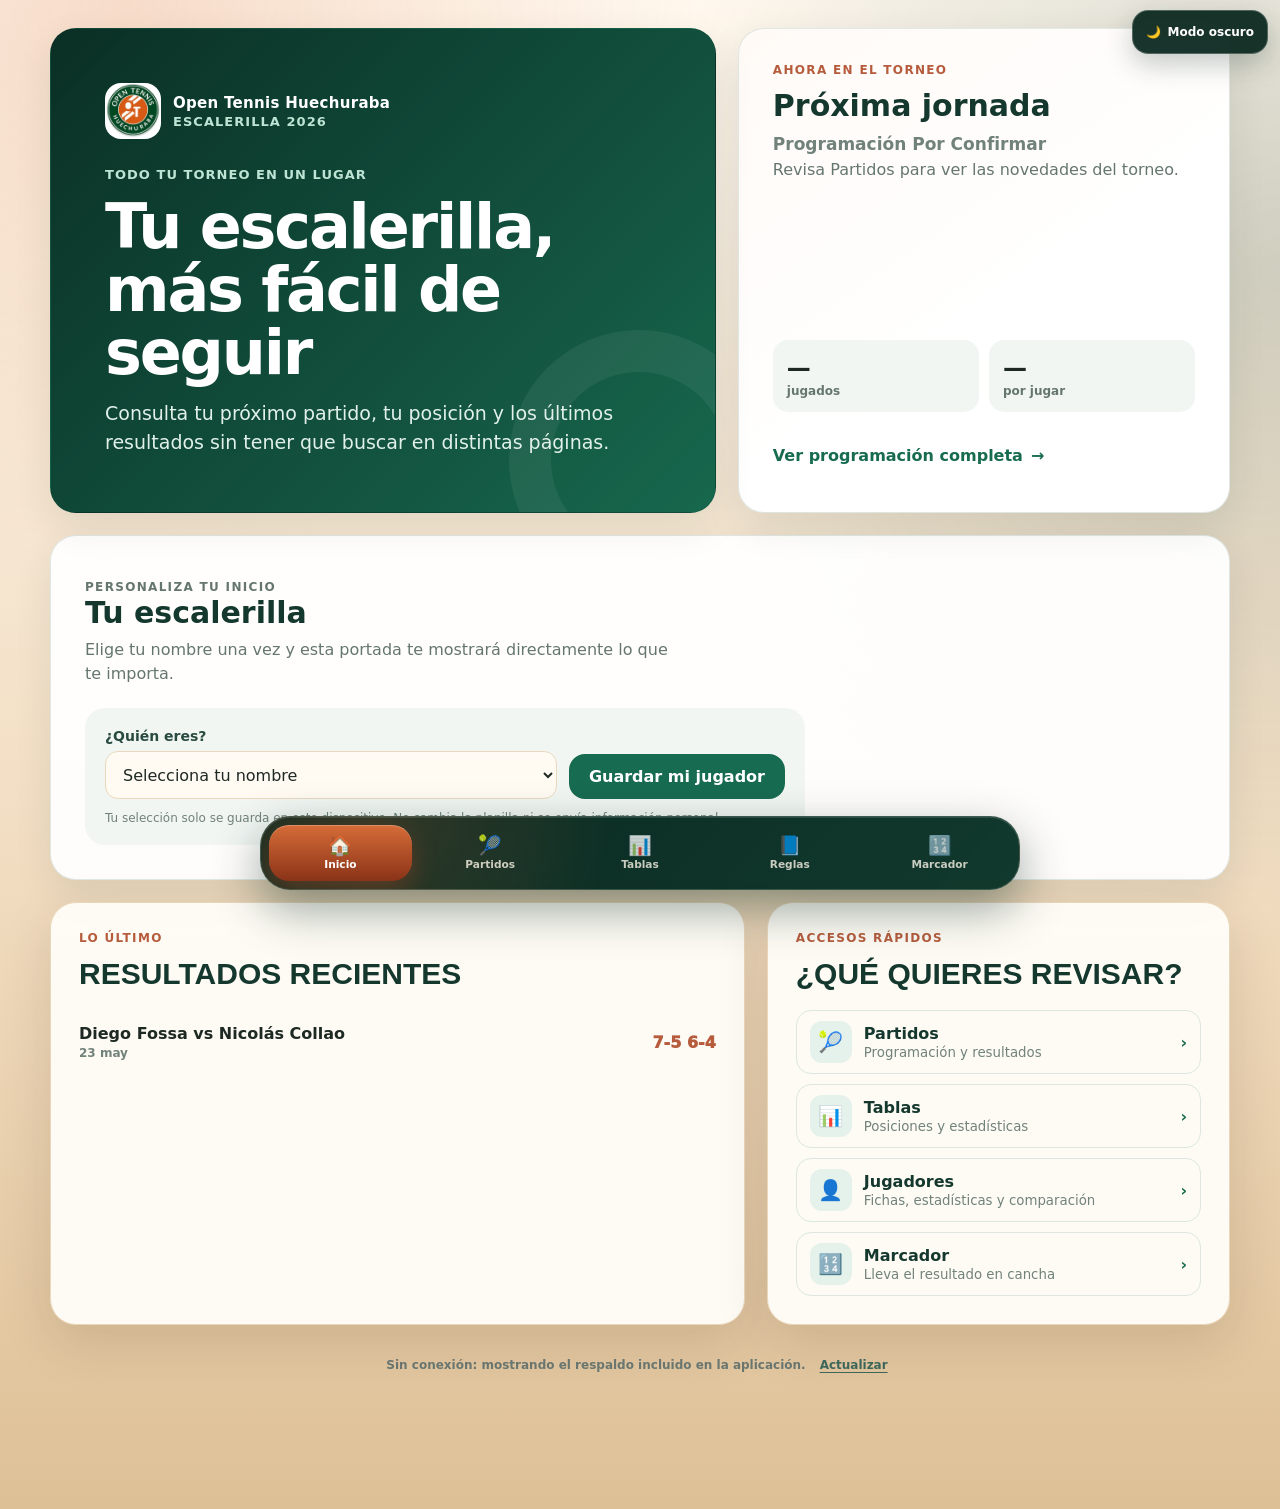
<file: index.html>
<!doctype html>
<html lang="es">
<head>
  <meta charset="utf-8">
  <meta name="viewport" content="width=device-width, initial-scale=1, viewport-fit=cover">
  <title>Open Tennis Huechuraba</title>
  <meta name="description" content="Programación, resultados, tablas, estadísticas, reglamento y marcador de la Escalerilla 2026 del Club Open Tennis Huechuraba.">
  <link rel="canonical" href="https://opentennis.cl/">
  <meta property="og:type" content="website">
  <meta property="og:locale" content="es_CL">
  <meta property="og:site_name" content="Open Tennis Huechuraba">
  <meta property="og:title" content="Open Tennis Huechuraba">
  <meta property="og:description" content="Programación, resultados, tablas y reglamento de la Escalerilla 2026.">
  <meta property="og:url" content="https://opentennis.cl/">
  <meta property="og:image" content="https://opentennis.cl/assets/icons/icon-512.png">
  <meta property="og:image:width" content="512">
  <meta property="og:image:height" content="512">
  <meta property="og:image:alt" content="Logo de Open Tennis Huechuraba">
  <meta name="twitter:card" content="summary">

  <link rel="stylesheet" href="assets/css/styles.css">
  <link rel="stylesheet" href="assets/css/v3.css">
  <link rel="stylesheet" href="assets/css/v4.css?v=4.1">
  <link rel="stylesheet" href="assets/css/v5.css?v=5.2">
  <link rel="stylesheet" href="assets/css/p2.css?v=28">
  <link rel="stylesheet" href="assets/css/index.css?v=28">

  <link rel="manifest" href="manifest.webmanifest">
  <link rel="icon" type="image/png" sizes="32x32" href="assets/icons/favicon-32.png">
  <link rel="icon" type="image/png" sizes="192x192" href="assets/icons/icon-192.png">
  <link rel="apple-touch-icon" href="assets/icons/apple-touch-icon.png">

  <meta name="theme-color" content="#0b2f25">
  <meta name="mobile-web-app-capable" content="yes">
  <meta name="apple-mobile-web-app-capable" content="yes">
  <meta name="apple-mobile-web-app-status-bar-style" content="black-translucent">
  <meta name="apple-mobile-web-app-title" content="Open Tennis">

  <script src="assets/js/config.js?v=28"></script>
  <script defer src="assets/js/data-client.js?v=28"></script>
  <script defer src="assets/js/player-preference.js?v=28"></script>
  <script defer src="assets/js/index-experience.js?v=28"></script>
  <script defer src="assets/js/share-tools.js?v=28"></script>
  <script defer src="assets/js/theme.js?v=28"></script>
  <script defer src="assets/js/app.js?v=28"></script>
  <script defer src="assets/js/release-v28.js"></script>
  <script defer src="assets/js/pwa-install.js?v=28"></script>
  <script defer src="assets/js/index-page.js?v=28"></script>
</head>

<body class="index-page v5-page">
  <main class="experience-home" aria-label="Inicio Open Tennis Huechuraba">
    <section class="home-hero" aria-labelledby="homeTitle">
      <div class="home-hero-copy">
        <div class="home-brand">
          <img src="assets/img/logo-open-tennis-256.svg" alt="" width="56" height="56">
          <div class="home-brand-copy">
            <strong>Open Tennis Huechuraba</strong>
            <span>Escalerilla 2026</span>
          </div>
        </div>
        <p class="home-eyebrow">Todo tu torneo en un lugar</p>
        <h1 id="homeTitle">Tu escalerilla, más fácil de seguir</h1>
        <p class="home-hero-text">Consulta tu próximo partido, tu posición y los últimos resultados sin tener que buscar en distintas páginas.</p>
      </div>

      <article class="home-jornada" aria-labelledby="jornadaTitle">
        <div>
          <p class="home-card-kicker">Ahora en el torneo</p>
          <h2 id="jornadaTitle">Próxima jornada</h2>
          <p id="jornadaDate" class="jornada-date home-loading">Cargando programación…</p>
          <p id="jornadaSummary" class="jornada-summary">Buscando los partidos publicados.</p>
        </div>
        <div>
          <div class="jornada-progress" aria-label="Resumen de la jornada">
            <div class="jornada-stat"><strong id="jornadaPlayed">—</strong><span>jugados</span></div>
            <div class="jornada-stat"><strong id="jornadaPending">—</strong><span>por jugar</span></div>
          </div>
          <a class="home-link" href="partidos.html">Ver programación completa</a>
        </div>
      </article>
    </section>

    <section id="tournamentDayBanner" class="tournament-day-banner" aria-labelledby="tournamentDayTitle" hidden>
      <div>
        <p class="home-card-kicker">Hoy se juega</p>
        <h2 id="tournamentDayTitle">Jornada en curso</h2>
        <p id="tournamentDaySummary">Revisa los partidos programados para hoy.</p>
      </div>
      <a href="partidos.html">Ver partidos de hoy</a>
    </section>

    <section class="player-experience" aria-labelledby="playerExperienceTitle">
      <header class="player-section-header">
        <div>
          <p class="home-card-kicker">Personaliza tu inicio</p>
          <h2 id="playerExperienceTitle">Tu escalerilla</h2>
          <p>Elige tu nombre una vez y esta portada te mostrará directamente lo que te importa.</p>
        </div>
      </header>

      <div id="playerPicker" class="player-picker">
        <div class="player-picker-field">
          <label for="preferredPlayerSelect">¿Quién eres?</label>
          <select id="preferredPlayerSelect">
            <option value="">Selecciona tu nombre</option>
          </select>
        </div>
        <button id="savePreferredPlayer" class="home-primary-action" type="button">Guardar mi jugador</button>
        <p class="player-privacy">Tu selección solo se guarda en este dispositivo. No cambia la planilla ni se envía información personal.</p>
      </div>

      <div id="playerDashboard" class="player-dashboard" hidden>
        <div class="player-welcome">
          <p id="playerWelcomeText">Hola</p>
          <button id="changePreferredPlayer" class="player-change-button" type="button">Cambiar jugador</button>
        </div>

        <article class="next-match-card" aria-labelledby="nextMatchOpponent">
          <span id="nextMatchStatus" class="match-status">Buscando próximo partido…</span>
          <p class="match-opponent-label">Tu rival</p>
          <h3 id="nextMatchOpponent" class="match-opponent">Cargando…</h3>
          <ul id="nextMatchMeta" class="match-meta" aria-label="Detalles del partido"></ul>
          <div class="match-actions">
            <a id="myMatchesLink" class="home-secondary-action" href="partidos.html">Ver mis partidos</a>
            <button id="shareMatchButton" class="home-secondary-action" type="button" hidden>Compartir por WhatsApp</button>
            <button id="calendarMatchButton" class="home-secondary-action" type="button" hidden>Agregar al calendario</button>
            <button id="matchCardButton" class="home-secondary-action" type="button" hidden>Crear tarjeta</button>
          </div>
        </article>

        <article class="player-ranking-card" aria-labelledby="rankingCategory">
          <p class="home-card-kicker">Tu posición</p>
          <strong id="rankingNumber" class="ranking-number">—</strong>
          <h3 id="rankingCategory" class="ranking-category">Cargando tabla…</h3>
          <p id="rankingDetail" class="ranking-detail">Buscando tu posición actual.</p>
          <div class="ranking-actions">
            <a id="myRankingLink" class="home-secondary-action is-light" href="tablas.html">Ver mi tabla</a>
            <a id="myProfileLink" class="home-secondary-action is-light" href="jugadores.html">Ver mi ficha</a>
          </div>
        </article>
      </div>
    </section>

    <section class="home-grid" aria-label="Resultados y accesos rápidos">
      <article class="home-card">
        <p class="home-card-kicker">Lo último</p>
        <h2>Resultados recientes</h2>
        <ul id="recentResultsList" class="recent-results-list" aria-live="polite">
          <li class="empty-detail">Cargando resultados…</li>
        </ul>
      </article>

      <article class="home-card">
        <p class="home-card-kicker">Accesos rápidos</p>
        <h2>¿Qué quieres revisar?</h2>
        <div class="quick-links">
          <a class="quick-link" href="partidos.html">
            <span class="quick-link-icon" aria-hidden="true">🎾</span>
            <span><strong>Partidos</strong><small>Programación y resultados</small></span>
            <span class="quick-link-arrow" aria-hidden="true">›</span>
          </a>
          <a class="quick-link" href="tablas.html">
            <span class="quick-link-icon" aria-hidden="true">📊</span>
            <span><strong>Tablas</strong><small>Posiciones y estadísticas</small></span>
            <span class="quick-link-arrow" aria-hidden="true">›</span>
          </a>
          <a class="quick-link" href="jugadores.html">
            <span class="quick-link-icon" aria-hidden="true">👤</span>
            <span><strong>Jugadores</strong><small>Fichas, estadísticas y comparación</small></span>
            <span class="quick-link-arrow" aria-hidden="true">›</span>
          </a>
          <a class="quick-link" href="marcador.html">
            <span class="quick-link-icon" aria-hidden="true">🔢</span>
            <span><strong>Marcador</strong><small>Lleva el resultado en cancha</small></span>
            <span class="quick-link-arrow" aria-hidden="true">›</span>
          </a>
        </div>
      </article>
    </section>

    <section id="installPromptCard" class="install-card-compact" aria-labelledby="installCardTitle" hidden>
      <img src="assets/img/logo-open-tennis-256.svg" alt="" width="44" height="44">
      <div>
        <h2 id="installCardTitle">Instalar Open Tennis</h2>
        <p id="installHelpText">Agrega la web a tu pantalla de inicio para abrirla más rápido.</p>
      </div>
      <button id="installActionBtn" class="install-action" type="button" hidden>Instalar</button>
    </section>

    <div id="indexDataStatus" class="data-status index-data-status" role="status" aria-live="polite">
      <span>Cargando información del torneo…</span>
    </div>
  </main>

  <nav id="appBottomNav" class="app-bottom-nav" aria-label="Navegación principal">
    <a href="index.html" data-page="index.html"><span class="nav-icon" aria-hidden="true">🏠</span><span class="nav-label">Inicio</span></a>
    <a href="partidos.html" data-page="partidos.html"><span class="nav-icon" aria-hidden="true">🎾</span><span class="nav-label">Partidos</span></a>
    <a href="tablas.html" data-page="tablas.html"><span class="nav-icon" aria-hidden="true">📊</span><span class="nav-label">Tablas</span></a>
    <a href="reglas.html" data-page="reglas.html"><span class="nav-icon" aria-hidden="true">📘</span><span class="nav-label">Reglas</span></a>
    <a href="marcador.html" data-page="marcador.html"><span class="nav-icon" aria-hidden="true">🔢</span><span class="nav-label">Marcador</span></a>
  </nav>
</body>
</html>
</file>
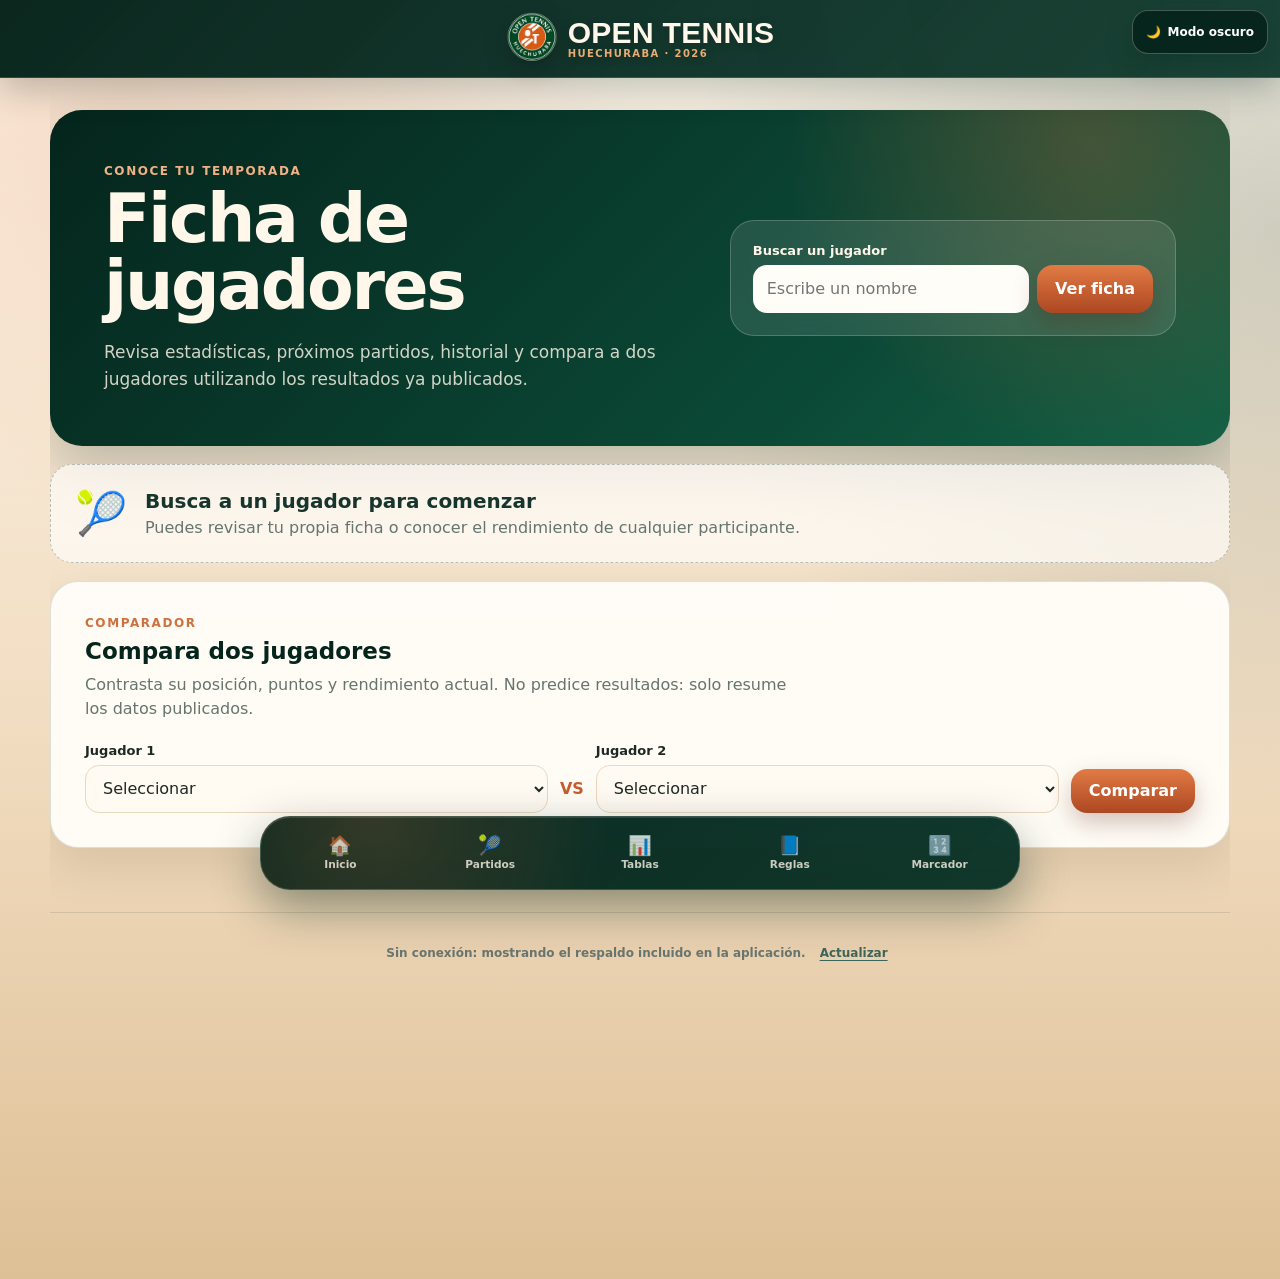
<file: jugadores.html>
<!doctype html>
<html lang="es">
<head>
  <meta charset="utf-8">
  <meta name="viewport" content="width=device-width, initial-scale=1, viewport-fit=cover">
  <title>Jugadores y estadísticas | Open Tennis Huechuraba</title>
  <meta name="description" content="Consulta la ficha, estadísticas, próximos partidos e historial de los jugadores de la Escalerilla 2026 de Open Tennis Huechuraba.">
  <link rel="canonical" href="https://opentennis.cl/jugadores.html">
  <meta property="og:type" content="website">
  <meta property="og:locale" content="es_CL">
  <meta property="og:site_name" content="Open Tennis Huechuraba">
  <meta property="og:title" content="Jugadores y estadísticas | Open Tennis Huechuraba">
  <meta property="og:description" content="Fichas, estadísticas, comparaciones y próximos partidos de la Escalerilla 2026.">
  <meta property="og:url" content="https://opentennis.cl/jugadores.html">
  <meta property="og:image" content="https://opentennis.cl/assets/icons/icon-512.png">
  <meta property="og:image:width" content="512">
  <meta property="og:image:height" content="512">
  <meta property="og:image:alt" content="Logo de Open Tennis Huechuraba">
  <meta name="twitter:card" content="summary">
  <link rel="stylesheet" href="assets/css/styles.css">
  <link rel="stylesheet" href="assets/css/v3.css">
  <link rel="stylesheet" href="assets/css/v4.css?v=4.1">
  <link rel="stylesheet" href="assets/css/v5.css?v=5.2">
  <link rel="stylesheet" href="assets/css/p2.css?v=28">
  <link rel="stylesheet" href="assets/css/jugadores.css?v=28">
  <link rel="manifest" href="manifest.webmanifest">
  <link rel="icon" type="image/png" sizes="32x32" href="assets/icons/favicon-32.png">
  <link rel="icon" type="image/png" sizes="192x192" href="assets/icons/icon-192.png">
  <link rel="apple-touch-icon" href="assets/icons/apple-touch-icon.png">
  <meta name="theme-color" content="#0b2f25">
  <meta name="mobile-web-app-capable" content="yes">
  <meta name="apple-mobile-web-app-capable" content="yes">
  <meta name="apple-mobile-web-app-status-bar-style" content="black-translucent">
  <meta name="apple-mobile-web-app-title" content="Open Tennis">
  <script src="assets/js/config.js?v=28"></script>
  <script defer src="assets/js/data-client.js?v=28"></script>
  <script defer src="assets/js/player-preference.js?v=28"></script>
  <script defer src="assets/js/index-experience.js?v=28"></script>
  <script defer src="assets/js/player-insights.js?v=28"></script>
  <script defer src="assets/js/share-tools.js?v=28"></script>
  <script defer src="assets/js/theme.js?v=28"></script>
  <script defer src="assets/js/app.js?v=28"></script>
  <script defer src="assets/js/release-v28.js"></script>
  <script defer src="assets/js/jugadores-page.js?v=28"></script>
</head>
<body class="players-page v5-page">
  <div class="layout app-shell">
    <aside class="sidebar app-topbar">
      <a class="brand" href="index.html" aria-label="Open Tennis Huechuraba inicio">
        <img class="brand-logo" src="assets/img/logo-open-tennis-256.svg" alt="" aria-hidden="true" width="256" height="256">
        <span class="brand-text"><span class="brand-main">Open Tennis</span><span class="brand-sub">Huechuraba · 2026</span></span>
      </a>
    </aside>

    <main class="main app-main players-main">
      <section class="players-hero" aria-labelledby="playersTitle">
        <div>
          <p class="players-eyebrow">Conoce tu temporada</p>
          <h1 id="playersTitle">Ficha de jugadores</h1>
          <p>Revisa estadísticas, próximos partidos, historial y compara a dos jugadores utilizando los resultados ya publicados.</p>
        </div>
        <div class="players-search-card">
          <label for="playerSearch">Buscar un jugador</label>
          <div class="players-search-row">
            <input id="playerSearch" list="playersList" type="search" autocomplete="off" placeholder="Escribe un nombre">
            <button id="showPlayerProfile" class="players-primary-button" type="button">Ver ficha</button>
          </div>
          <datalist id="playersList"></datalist>
          <button id="showSavedPlayer" class="saved-player-button" type="button" hidden>Ver mi ficha guardada</button>
          <p id="playerSearchError" class="field-error" role="alert" hidden>Selecciona un jugador de la escalerilla.</p>
        </div>
      </section>

      <section id="profileEmpty" class="profile-empty" aria-labelledby="profileEmptyTitle">
        <span aria-hidden="true">🎾</span>
        <div>
          <h2 id="profileEmptyTitle">Busca a un jugador para comenzar</h2>
          <p>Puedes revisar tu propia ficha o conocer el rendimiento de cualquier participante.</p>
        </div>
      </section>

      <section id="playerProfile" class="player-profile" aria-labelledby="profileName" hidden>
        <header class="profile-heading">
          <div>
            <p id="profileCategory" class="profile-category">Categoría</p>
            <h2 id="profileName">Jugador</h2>
            <p id="profilePosition" class="profile-position">Posición por confirmar</p>
          </div>
          <span id="profileZone" class="profile-zone" data-tone="neutral">Sin clasificación</span>
        </header>

        <div class="profile-stat-grid" aria-label="Resumen estadístico">
          <article><span>Partidos</span><strong id="statPlayed">0</strong></article>
          <article><span>Victorias</span><strong id="statWins">0</strong></article>
          <article><span>Derrotas</span><strong id="statLosses">0</strong></article>
          <article><span>Rendimiento</span><strong id="statRate">0%</strong></article>
        </div>

        <div class="profile-layout">
          <article class="profile-panel season-panel">
            <div class="panel-heading">
              <div><p class="panel-kicker">Temporada</p><h3>Tu rendimiento</h3></div>
            </div>
            <dl class="score-summary">
              <div><dt>Sets</dt><dd><strong id="statSetsWon">0</strong> ganados · <span id="statSetsLost">0</span> perdidos</dd></div>
              <div><dt>Games</dt><dd><strong id="statGamesWon">0</strong> ganados · <span id="statGamesLost">0</span> perdidos</dd></div>
            </dl>
            <div class="form-block">
              <span>Últimos partidos</span>
              <div id="recentForm" class="form-chips" aria-label="Forma reciente"></div>
            </div>
            <div id="rankingProgress" class="ranking-progress"></div>
          </article>

          <article class="profile-panel upcoming-panel">
            <div class="panel-heading">
              <div><p class="panel-kicker">Agenda</p><h3>Próximos partidos</h3></div>
              <button id="addNextCalendar" class="panel-action" type="button" hidden>Agregar el próximo</button>
            </div>
            <ul id="upcomingMatches" class="profile-list"></ul>
          </article>

          <article class="profile-panel results-panel">
            <div class="panel-heading">
              <div><p class="panel-kicker">Resultados</p><h3>Últimos cinco</h3></div>
            </div>
            <ul id="profileResults" class="profile-list"></ul>
          </article>

          <article class="profile-panel rivalry-panel">
            <div class="panel-heading">
              <div><p class="panel-kicker">Rivales</p><h3>Historial directo</h3></div>
            </div>
            <ul id="headToHead" class="rivalry-list"></ul>
          </article>
        </div>

        <div class="profile-actions" aria-label="Acciones de la ficha">
          <button id="shareProfile" type="button">Compartir ficha</button>
          <button id="createMatchCard" type="button" hidden>Crear tarjeta del partido</button>
          <a id="profileMatchesLink" href="partidos.html">Ver todos sus partidos</a>
          <button id="reportProblem" class="report-action" type="button">Informar un problema</button>
        </div>
      </section>

      <section class="compare-section" aria-labelledby="compareTitle">
        <div class="compare-intro">
          <p class="players-eyebrow">Comparador</p>
          <h2 id="compareTitle">Compara dos jugadores</h2>
          <p>Contrasta su posición, puntos y rendimiento actual. No predice resultados: solo resume los datos publicados.</p>
        </div>
        <div class="compare-controls">
          <div><label for="comparePlayerOne">Jugador 1</label><select id="comparePlayerOne"><option value="">Seleccionar</option></select></div>
          <span aria-hidden="true">VS</span>
          <div><label for="comparePlayerTwo">Jugador 2</label><select id="comparePlayerTwo"><option value="">Seleccionar</option></select></div>
          <button id="comparePlayers" class="players-primary-button" type="button">Comparar</button>
        </div>
        <p id="compareError" class="field-error" role="alert" hidden>Selecciona dos jugadores distintos.</p>
        <div id="compareResult" class="compare-result" hidden>
          <article id="compareLeft" class="compare-player-card"></article>
          <div id="compareSummary" class="compare-summary"></div>
          <article id="compareRight" class="compare-player-card"></article>
        </div>
      </section>

      <div id="playersNotice" class="players-notice" role="status" aria-live="polite"></div>
      <div id="playersDataStatus" class="data-status data-status-footer" role="status" aria-live="polite"></div>
    </main>
  </div>

  <nav id="appBottomNav" class="app-bottom-nav" aria-label="Navegación principal">
    <a href="index.html" data-page="index.html"><span class="nav-icon" aria-hidden="true">🏠</span><span class="nav-label">Inicio</span></a>
    <a href="partidos.html" data-page="partidos.html"><span class="nav-icon" aria-hidden="true">🎾</span><span class="nav-label">Partidos</span></a>
    <a href="tablas.html" data-page="tablas.html"><span class="nav-icon" aria-hidden="true">📊</span><span class="nav-label">Tablas</span></a>
    <a href="reglas.html" data-page="reglas.html"><span class="nav-icon" aria-hidden="true">📘</span><span class="nav-label">Reglas</span></a>
    <a href="marcador.html" data-page="marcador.html"><span class="nav-icon" aria-hidden="true">🔢</span><span class="nav-label">Marcador</span></a>
  </nav>
</body>
</html>
</file>
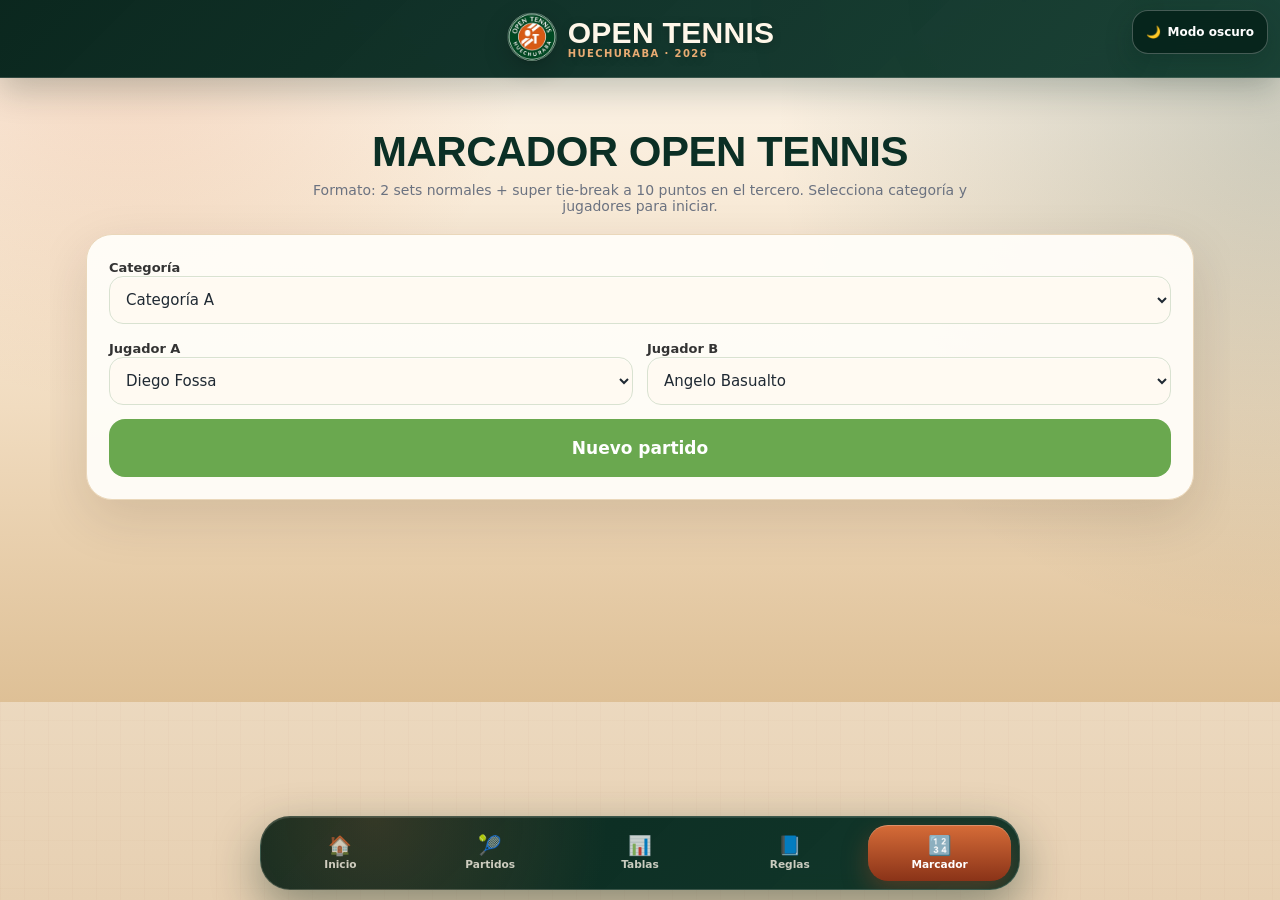
<file: marcador.html>
<!DOCTYPE html>
<html lang="es">
<head>
  <meta charset="UTF-8" />
  <meta name="viewport" content="width=device-width, initial-scale=1, viewport-fit=cover" />
  <title>Marcador Open Tennis</title>
  <meta name="description" content="Lleva el puntaje de un partido de tenis con validación de sets y recuperación del marcador en Open Tennis Huechuraba.">
  <link rel="canonical" href="https://opentennis.cl/marcador.html">
  <meta property="og:type" content="website">
  <meta property="og:locale" content="es_CL">
  <meta property="og:site_name" content="Open Tennis Huechuraba">
  <meta property="og:title" content="Marcador | Open Tennis Huechuraba">
  <meta property="og:description" content="Marcador de tenis con validación y recuperación del partido.">
  <meta property="og:url" content="https://opentennis.cl/marcador.html">
  <meta property="og:image" content="https://opentennis.cl/assets/icons/icon-512.png">
  <meta property="og:image:width" content="512">
  <meta property="og:image:height" content="512">
  <meta property="og:image:alt" content="Logo de Open Tennis Huechuraba">
  <meta name="twitter:card" content="summary">

  

  <link rel="manifest" href="manifest.webmanifest">
  <link rel="icon" type="image/png" sizes="32x32" href="assets/icons/favicon-32.png">
  <link rel="icon" type="image/png" sizes="192x192" href="assets/icons/icon-192.png">
  <link rel="apple-touch-icon" href="assets/icons/apple-touch-icon.png">
  <meta name="theme-color" content="#0b2f25">
  <meta name="mobile-web-app-capable" content="yes">
  <meta name="apple-mobile-web-app-capable" content="yes">
  <meta name="apple-mobile-web-app-status-bar-style" content="black-translucent">
  <meta name="apple-mobile-web-app-title" content="Open Tennis">
  <link rel="stylesheet" href="assets/css/v3.css" />
  <link rel="stylesheet" href="assets/css/v4.css?v=4.1" />
  <link rel="stylesheet" href="assets/css/v5.css?v=5" />
  <link rel="stylesheet" href="assets/css/marcador.css?v=28" />
  <script defer src="assets/js/theme.js?v=28"></script>
  <script defer src="assets/js/app.js?v=28"></script>
  <script defer src="assets/js/release-v28.js"></script>
  <link rel="stylesheet" href="assets/css/p2.css?v=28" />
</head>

<body class="marcador-page v5-page">
  <aside class="sidebar app-topbar">
    <a class="brand" href="index.html" aria-label="Open Tennis Huechuraba inicio">
      <img class="brand-logo" src="assets/img/logo-open-tennis-256.svg" alt="" aria-hidden="true" width="256" height="256">
      <span class="brand-text"><span class="brand-main">Open Tennis</span><span class="brand-sub">Huechuraba · 2026</span></span>
    </a>
  </aside>

  <div class="app marcador-app">
    <header class="header">
      <h1>Marcador Open Tennis</h1>
      <p>Formato: 2 sets normales + super tie-break a 10 puntos en el tercero.</p>
    </header>

    <section class="setup-card">
      <div class="setup-grid">
        <div>
          <label class="label" for="categorySelect">Categoría</label>
          <select id="categorySelect">
            <option value="A">Categoría A</option>
            <option value="B">Categoría B</option>
            <option value="C">Categoría C</option>
            <option value="D">Categoría D</option>
          </select>
        </div>

        <div>
          <label class="label" for="playerASelect">Jugador A</label>
          <select id="playerASelect"></select>
        </div>

        <div>
          <label class="label" for="playerBSelect">Jugador B</label>
          <select id="playerBSelect"></select>
        </div>

        <div>
          <button class="green-btn" id="newMatchBtn" type="button">Nuevo partido</button>
        </div>
      </div>
    </section>

    <main class="score-layout">
      <section class="score-card" id="scoreCard">
        <div class="match-banner">
          <div class="match-banner-title" id="categoryLabel">Categoría A</div>
          <div class="match-banner-names">
            <span id="bannerNameA">Jugador A</span>
            <span> vs </span>
            <span id="bannerNameB">Jugador B</span>
          </div>
          <div class="serve-strip" id="serveStrip">🎾 Saca Jugador A</div>
          <div class="wake-strip">
            <span class="wake-indicator" id="wakeIndicator">🔒 Pantalla normal</span>
            <button class="mini-action" id="wakeToggleBtn" type="button">Mantener pantalla activa</button>
          </div>
        </div>

        <div class="big-score">
          <div class="player-control" id="playerBoxA">
            <div class="player-name" id="playerNameA">Jugador A</div>
            <div class="game-points" id="gamePointsA">0</div>
            <button class="point-btn" id="pointA" type="button">Punto Jugador A</button>
          </div>

          <div class="player-control" id="playerBoxB">
            <div class="player-name" id="playerNameB">Jugador B</div>
            <div class="game-points" id="gamePointsB">0</div>
            <button class="point-btn" id="pointB" type="button">Punto Jugador B</button>
          </div>
        </div>

        <section class="status-card" id="statusCard">
          <div class="status-title">Estado del partido</div>
          <div class="status-line" id="statusLine"></div>
          <div class="change-alert" id="changeAlert">🔄 Cambio de lado ahora</div>
        </section>

        <section class="final-card" id="finalCard">
          <div class="final-title">Partido finalizado</div>
          <div class="final-winner" id="finalWinner"></div>
          <div class="final-result" id="finalResult"></div>
          <div class="final-preview" id="finalPreview"></div>
          <div class="final-actions">
            <button class="green-btn" id="shareImageBtn" type="button">Compartir imagen</button>
            <button class="orange-btn" id="shareWhatsAppBtn" type="button">WhatsApp texto</button>
            <button class="ghost" id="copyResultBtn" type="button">Copiar resultado</button>
          </div>
        </section>

        <div class="controls-row">
          <button class="undo-btn" id="undoBtn" type="button">Deshacer</button>
          <button class="orange-btn" id="switchServer" type="button">Cambiar sacador</button>
          <button class="blue-btn" id="correctionBtn" type="button">Corregir</button>
          <button class="danger-btn" id="resetBtn" type="button">Reiniciar</button>
          <button class="green-btn" id="configureNewMatchBtn" type="button">Nuevo partido</button>
          <button class="ghost" id="clearSavedBtn" type="button">Borrar guardado</button>
        </div>

        <section class="history-card" id="historyCard">
          <button class="history-toggle" id="historyToggle" type="button" aria-expanded="false" aria-controls="historyContent">
            <span>Historial de puntos</span>
            <span id="historyIcon">+</span>
          </button>
          <div class="history-content" id="historyContent">
            <div class="log-list" id="logList"></div>
          </div>
        </section>
      </section>

      <aside class="side">
        <section class="side-card" id="setsResultCard">
          <div class="side-title">Resultado por sets</div>

          <div class="set-mini">
            <div class="set-box" id="setBox1">
              <div class="set-box-title">
                <span>Set 1</span>
                <span class="badge" id="set1Status">En espera</span>
              </div>
              <div class="set-score-line">
                <span class="set-score-name" id="set1NameA">Jugador A</span>
                <span class="set-score-value" id="set1A">0</span>
              </div>
              <div class="set-score-line">
                <span class="set-score-name" id="set1NameB">Jugador B</span>
                <span class="set-score-value" id="set1B">0</span>
              </div>
              <div id="tb1Box" class="badge blue" style="display:none; margin-top:8px;"></div>
            </div>

            <div class="set-box" id="setBox2">
              <div class="set-box-title">
                <span>Set 2</span>
                <span class="badge" id="set2Status">En espera</span>
              </div>
              <div class="set-score-line">
                <span class="set-score-name" id="set2NameA">Jugador A</span>
                <span class="set-score-value" id="set2A">0</span>
              </div>
              <div class="set-score-line">
                <span class="set-score-name" id="set2NameB">Jugador B</span>
                <span class="set-score-value" id="set2B">0</span>
              </div>
              <div id="tb2Box" class="badge blue" style="display:none; margin-top:8px;"></div>
            </div>

            <div class="set-box" id="setBox3">
              <div class="set-box-title">
                <span>Set 3 · Super tie-break</span>
                <span class="badge" id="set3Status">En espera</span>
              </div>
              <div class="set-score-line">
                <span class="set-score-name" id="set3NameA">Jugador A</span>
                <span class="set-score-value" id="set3A">0</span>
              </div>
              <div class="set-score-line">
                <span class="set-score-name" id="set3NameB">Jugador B</span>
                <span class="set-score-value" id="set3B">0</span>
              </div>
            </div>
          </div>
        </section>

        <section class="manual-card">
          <div class="side-title">Corrección rápida</div>
          <p class="manual-note">Úsalo si te equivocaste en un game, set o super tie-break. La corrección reinicia los puntos del game actual.</p>
          <button class="blue-btn" id="correctionBtnSide" type="button" style="width:100%;">Corregir game/set</button>
        </section>
      </aside>
    </main>
  </div>

  <div class="modal-backdrop" id="correctionModal" aria-hidden="true">
    <div class="modal" role="dialog" aria-modal="true" aria-labelledby="correctionTitle">
      <div class="modal-header">
        <div>
          <div class="modal-title" id="correctionTitle">Corregir marcador</div>
          <div style="font-size:12px; color:#6b7280; font-weight:800; margin-top:3px;">Modifica games/sets y guarda la corrección.</div>
        </div>
        <button class="ghost modal-close" id="correctionClose" type="button" aria-label="Cerrar">×</button>
      </div>

      <div class="modal-body">
        <div class="correction-grid head">
          <div>Sección</div>
          <div id="corrNameAHead">Jugador A</div>
          <div id="corrNameBHead">Jugador B</div>
        </div>

        <div class="correction-grid">
          <div id="corrS1Label"><strong>Set 1 · games</strong></div>
          <input id="corrS1A" type="number" min="0" max="7" inputmode="numeric" aria-labelledby="corrS1Label corrNameAHead">
          <input id="corrS1B" type="number" min="0" max="7" inputmode="numeric" aria-labelledby="corrS1Label corrNameBHead">
        </div>

        <div class="correction-grid">
          <div id="corrS2Label"><strong>Set 2 · games</strong></div>
          <input id="corrS2A" type="number" min="0" max="7" inputmode="numeric" aria-labelledby="corrS2Label corrNameAHead">
          <input id="corrS2B" type="number" min="0" max="7" inputmode="numeric" aria-labelledby="corrS2Label corrNameBHead">
        </div>

        <div class="correction-grid">
          <div id="corrSTBLabel"><strong>Super tie-break</strong></div>
          <input id="corrSTBA" type="number" min="0" max="99" inputmode="numeric" aria-labelledby="corrSTBLabel corrNameAHead">
          <input id="corrSTBB" type="number" min="0" max="99" inputmode="numeric" aria-labelledby="corrSTBLabel corrNameBHead">
        </div>

        <div class="correction-grid">
          <label for="corrServer"><strong>Sacador actual</strong></label>
          <select id="corrServer" aria-label="Sacador actual"></select>
          <div></div>
        </div>

        <div class="modal-error" id="correctionError" role="alert" tabindex="-1" hidden></div>

        <p class="manual-note" style="margin-top:14px;">
          Nota: si dejas un set con marcador ganador válido, por ejemplo 6-4 o 7-6, el sistema lo marcará como set terminado. Si el partido queda 1 set a 1, activará automáticamente el super tie-break.
        </p>
      </div>

      <div class="modal-actions">
        <button class="ghost" id="correctionCancel" type="button">Cancelar</button>
        <button class="blue-btn" id="correctionApply" type="button">Guardar corrección</button>
      </div>
    </div>
  </div>

  <div class="modal-backdrop" id="recoveryModal" aria-hidden="true">
    <div class="modal recovery-modal" role="dialog" aria-modal="true" aria-labelledby="recoveryTitle" aria-describedby="recoveryMessage recoveryNote">
      <div class="modal-header">
        <div class="modal-title" id="recoveryTitle">Partido guardado encontrado</div>
      </div>

      <div class="modal-body">
        <p class="recovery-message" id="recoveryMessage"></p>
        <p class="recovery-note" id="recoveryNote">El marcador seguirá guardado hasta que elijas qué hacer.</p>
      </div>

      <div class="modal-actions">
        <button class="ghost" id="recoveryDiscard" type="button">Descartar guardado</button>
        <button class="blue-btn" id="recoveryRestore" type="button">Recuperar partido</button>
      </div>
    </div>
  </div>

  <div class="toast" id="toast" role="status" aria-live="polite"></div>

<script src="assets/js/config.js?v=28"></script>
<script src="assets/js/marcador-rules.js?v=28"></script>
<script src="assets/js/marcador-page.js?v=28"></script>

  <nav id="appBottomNav" class="app-bottom-nav" aria-label="Navegación principal">
    <a href="index.html" data-page="index.html"><span class="nav-icon" aria-hidden="true">🏠</span><span class="nav-label">Inicio</span></a>
    <a href="partidos.html" data-page="partidos.html"><span class="nav-icon" aria-hidden="true">🎾</span><span class="nav-label">Partidos</span></a>
    <a href="tablas.html" data-page="tablas.html"><span class="nav-icon" aria-hidden="true">📊</span><span class="nav-label">Tablas</span></a>
    <a href="reglas.html" data-page="reglas.html"><span class="nav-icon" aria-hidden="true">📘</span><span class="nav-label">Reglas</span></a>
    <a href="marcador.html" data-page="marcador.html"><span class="nav-icon" aria-hidden="true">🔢</span><span class="nav-label">Marcador</span></a>
  </nav>
</body>
</html>
</file>
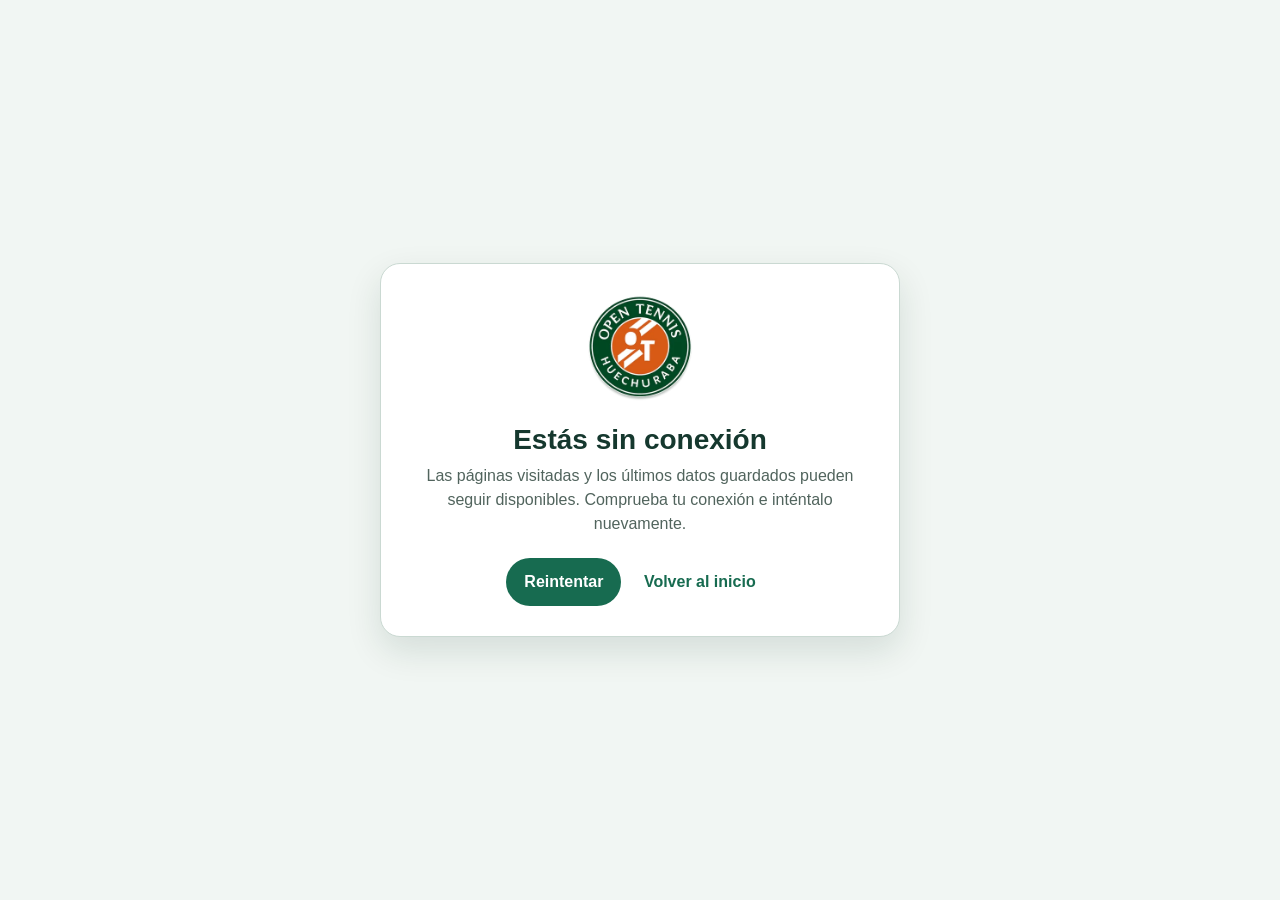
<file: offline.html>
<!doctype html>
<html lang="es">
<head>
  <meta charset="utf-8">
  <meta name="viewport" content="width=device-width, initial-scale=1, viewport-fit=cover">
  <title>Sin conexión | Open Tennis Huechuraba</title>
  <meta name="robots" content="noindex,nofollow">
  <meta name="theme-color" content="#0b2f25">
  <link rel="icon" type="image/png" sizes="32x32" href="assets/icons/favicon-32.png">
  <style>
    * { box-sizing: border-box; }
    body {
      min-height: 100vh;
      margin: 0;
      display: grid;
      place-items: center;
      padding: 24px;
      background: #f1f6f3;
      color: #15382e;
      font-family: Arial, sans-serif;
    }
    main {
      width: min(100%, 520px);
      padding: 30px;
      border: 1px solid #cad9d2;
      border-radius: 20px;
      background: #fff;
      box-shadow: 0 14px 35px rgba(11, 47, 37, .12);
      text-align: center;
    }
    img { width: 110px; height: 110px; object-fit: contain; }
    h1 { margin: 16px 0 8px; font-size: 28px; }
    p { margin: 0 0 22px; color: #51645d; line-height: 1.5; }
    button, a {
      display: inline-flex;
      min-height: 48px;
      align-items: center;
      justify-content: center;
      padding: 11px 18px;
      border-radius: 999px;
      font: inherit;
      font-weight: 800;
      text-decoration: none;
      cursor: pointer;
    }
    button { border: 0; background: #176b50; color: #fff; }
    a { color: #176b50; }
  </style>
</head>
<body>
  <main>
    <img src="assets/img/logo-open-tennis-256.svg" alt="" width="256" height="256">
    <h1>Estás sin conexión</h1>
    <p>Las páginas visitadas y los últimos datos guardados pueden seguir disponibles. Comprueba tu conexión e inténtalo nuevamente.</p>
    <button type="button" onclick="location.reload()">Reintentar</button>
    <a href="index.html">Volver al inicio</a>
  </main>
</body>
</html>
</file>
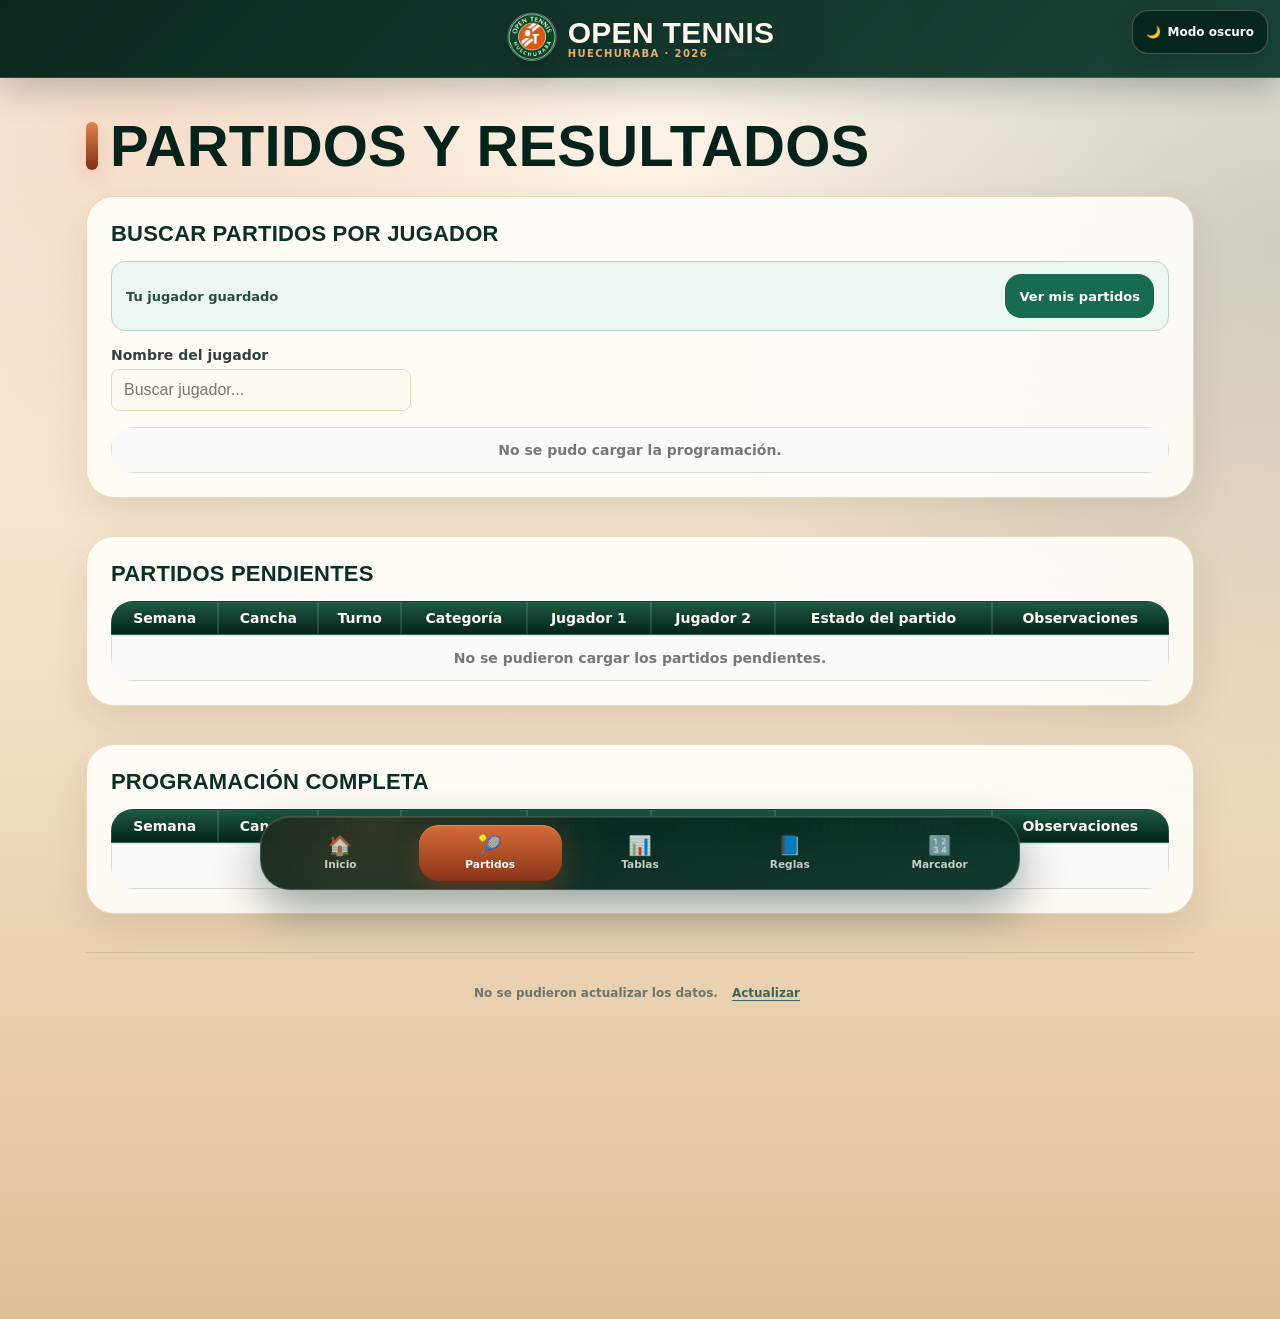
<file: partidos.html>
<!doctype html>
<html lang="es">
<head>
  <meta charset="utf-8" />
  <meta name="viewport" content="width=device-width, initial-scale=1, viewport-fit=cover" />
  <title>Partidos y resultados | Open Tennis Huechuraba</title>
  <meta name="description" content="Consulta la programación, los partidos pendientes y los resultados de la Escalerilla 2026 de Open Tennis Huechuraba.">
  <link rel="canonical" href="https://opentennis.cl/partidos.html">
  <meta property="og:type" content="website">
  <meta property="og:locale" content="es_CL">
  <meta property="og:site_name" content="Open Tennis Huechuraba">
  <meta property="og:title" content="Partidos y resultados | Open Tennis Huechuraba">
  <meta property="og:description" content="Programación, pendientes y resultados de la Escalerilla 2026.">
  <meta property="og:url" content="https://opentennis.cl/partidos.html">
  <meta property="og:image" content="https://opentennis.cl/assets/icons/icon-512.png">
  <meta property="og:image:width" content="512">
  <meta property="og:image:height" content="512">
  <meta property="og:image:alt" content="Logo de Open Tennis Huechuraba">
  <meta name="twitter:card" content="summary">
  <link rel="stylesheet" href="assets/css/styles.css" />
  <link rel="manifest" href="manifest.webmanifest">
  <link rel="icon" type="image/png" sizes="32x32" href="assets/icons/favicon-32.png">
  <link rel="icon" type="image/png" sizes="192x192" href="assets/icons/icon-192.png">
  <link rel="apple-touch-icon" href="assets/icons/apple-touch-icon.png">
  <meta name="theme-color" content="#0b2f25">
  <meta name="mobile-web-app-capable" content="yes">
  <meta name="apple-mobile-web-app-capable" content="yes">
  <meta name="apple-mobile-web-app-status-bar-style" content="black-translucent">
  <meta name="apple-mobile-web-app-title" content="Open Tennis">
  <link rel="stylesheet" href="assets/css/v3.css" />
  <link rel="stylesheet" href="assets/css/v4.css?v=4.1" />
  <link rel="stylesheet" href="assets/css/v5.css?v=5" />
  <link rel="stylesheet" href="assets/css/p2.css?v=28" />
  <link rel="stylesheet" href="assets/css/partidos.css?v=28" />
  <script src="assets/js/config.js?v=28"></script>
  <script src="assets/js/data-client.js?v=28"></script>
  <script src="assets/js/player-preference.js?v=28"></script>
  <script defer src="assets/js/theme.js?v=28"></script>
  <script defer src="assets/js/app.js?v=28"></script>
  <script defer src="assets/js/release-v28.js"></script>
</head>
<body class="partidos-page v5-page">
  <div class="layout app-shell">
    <aside class="sidebar app-topbar">
      <a class="brand" href="index.html" aria-label="Open Tennis Huechuraba inicio"><img class="brand-logo" src="assets/img/logo-open-tennis-256.svg" alt="" aria-hidden="true" width="256" height="256"><span class="brand-text"><span class="brand-main">Open Tennis</span><span class="brand-sub">Huechuraba · 2026</span></span></a>
    </aside>
    <main class="main app-main">
      <h1 class="page-title">Partidos y resultados</h1>
<div class="programacion-app">

  <section class="bloque">
    <h2>Buscar partidos por jugador</h2>
    <div id="preferredPlayerShortcut" class="preferred-player-shortcut" hidden>
      <span>Tu jugador guardado</span>
      <button id="showPreferredPlayer" type="button">Ver mis partidos</button>
    </div>
    <label class="field-label" for="buscador">Nombre del jugador</label>
    <input id="buscador" type="text" placeholder="Buscar jugador..." autocomplete="off">

    <div class="desktop-view">
      <table id="tablaBusqueda">
        <thead></thead>
        <tbody></tbody>
      </table>
    </div>

    <div id="cardsBusqueda" class="mobile-view"></div>
  </section>

  <section class="bloque bloque-pendientes">
    <h2>Partidos pendientes</h2>

    <div class="desktop-view">
      <table id="tablaPendientes">
        <thead></thead>
        <tbody></tbody>
      </table>
    </div>

    <div id="accordionPendientes" class="mobile-view"></div>
  </section>

  <section class="bloque">
    <h2>Programación completa</h2>

    <div class="desktop-view">
      <table id="tablaCompleta">
        <thead></thead>
        <tbody></tbody>
      </table>
    </div>

    <div id="accordionSemanas" class="mobile-view"></div>
  </section>

  <div id="dataStatus" class="data-status data-status-footer" role="status" aria-live="polite"></div>

</div>



<script src="assets/js/partidos-page.js?v=28"></script>
    </main>
</div>
  <nav id="appBottomNav" class="app-bottom-nav" aria-label="Navegación principal">
    <a href="index.html" data-page="index.html"><span class="nav-icon" aria-hidden="true">🏠</span><span class="nav-label">Inicio</span></a>
    <a href="partidos.html" data-page="partidos.html"><span class="nav-icon" aria-hidden="true">🎾</span><span class="nav-label">Partidos</span></a>
    <a href="tablas.html" data-page="tablas.html"><span class="nav-icon" aria-hidden="true">📊</span><span class="nav-label">Tablas</span></a>
    <a href="reglas.html" data-page="reglas.html"><span class="nav-icon" aria-hidden="true">📘</span><span class="nav-label">Reglas</span></a>
    <a href="marcador.html" data-page="marcador.html"><span class="nav-icon" aria-hidden="true">🔢</span><span class="nav-label">Marcador</span></a>
  </nav>
</body>
</html>
</file>
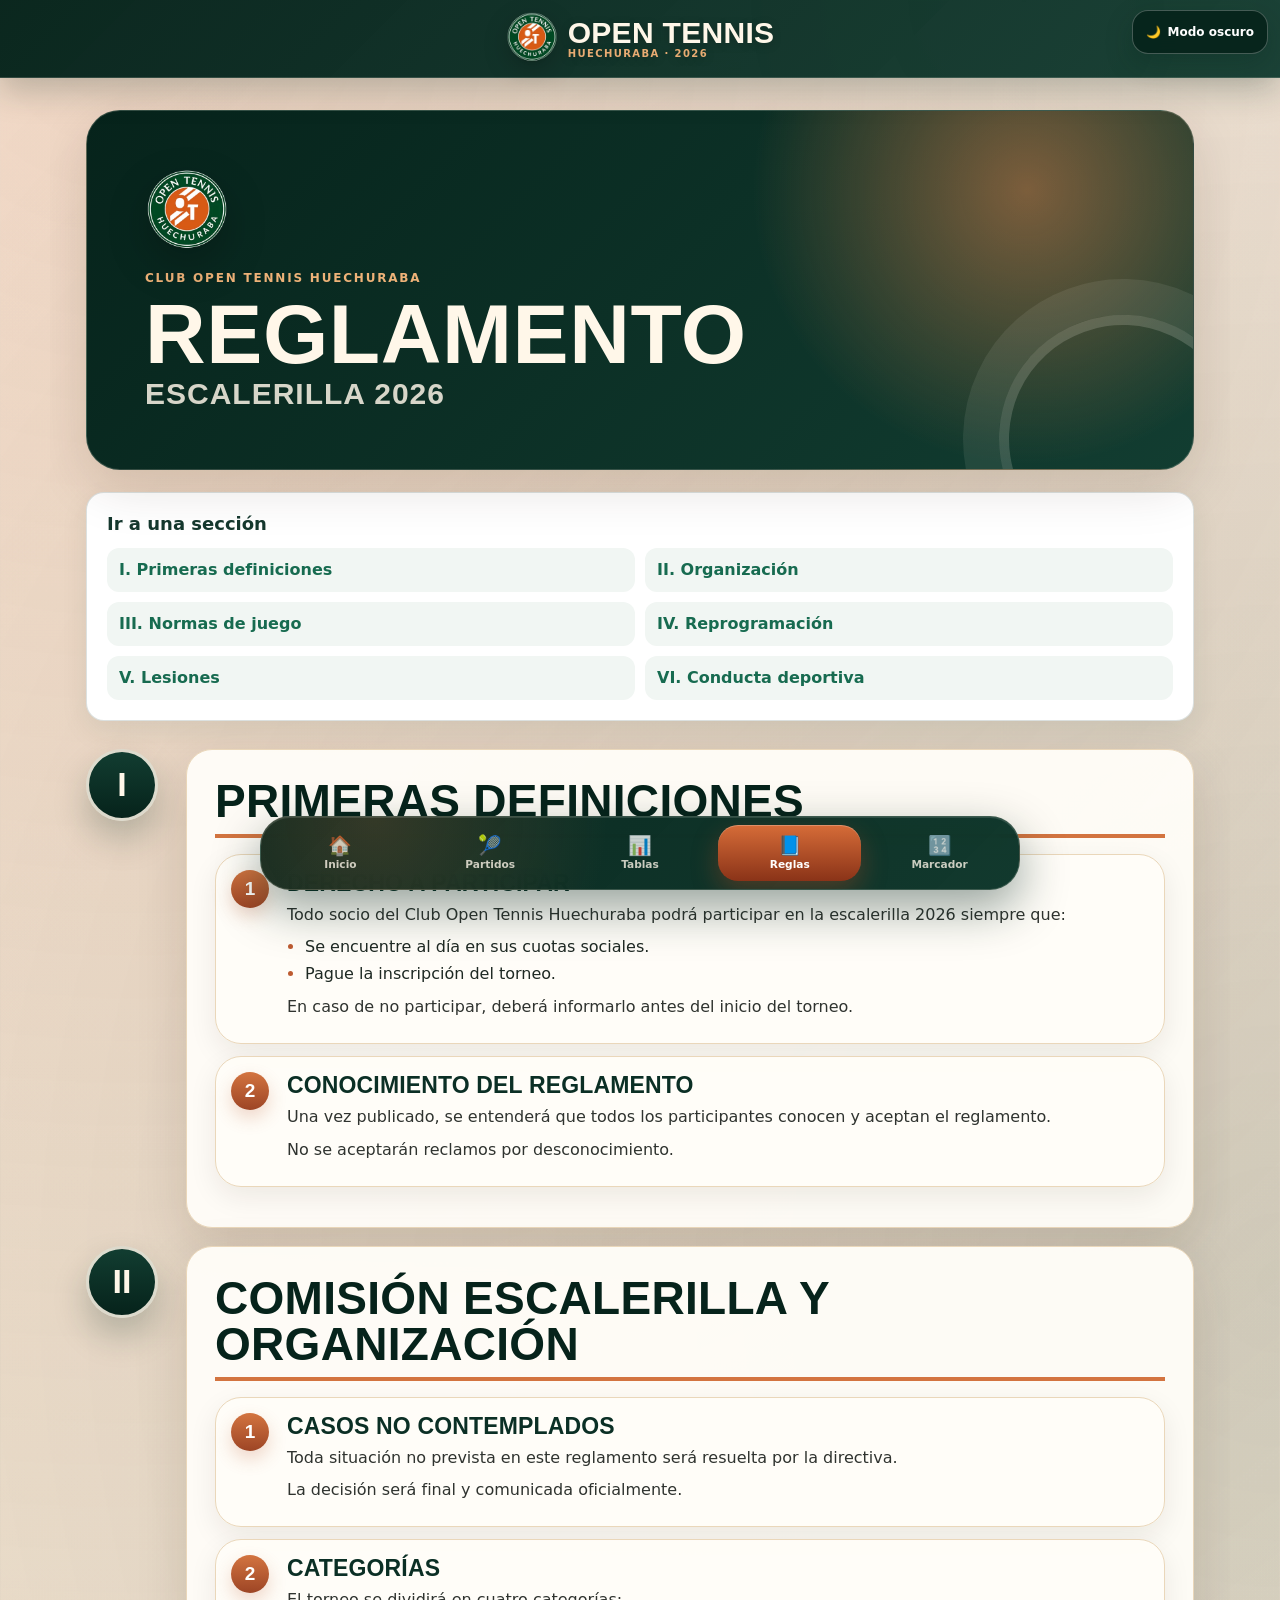
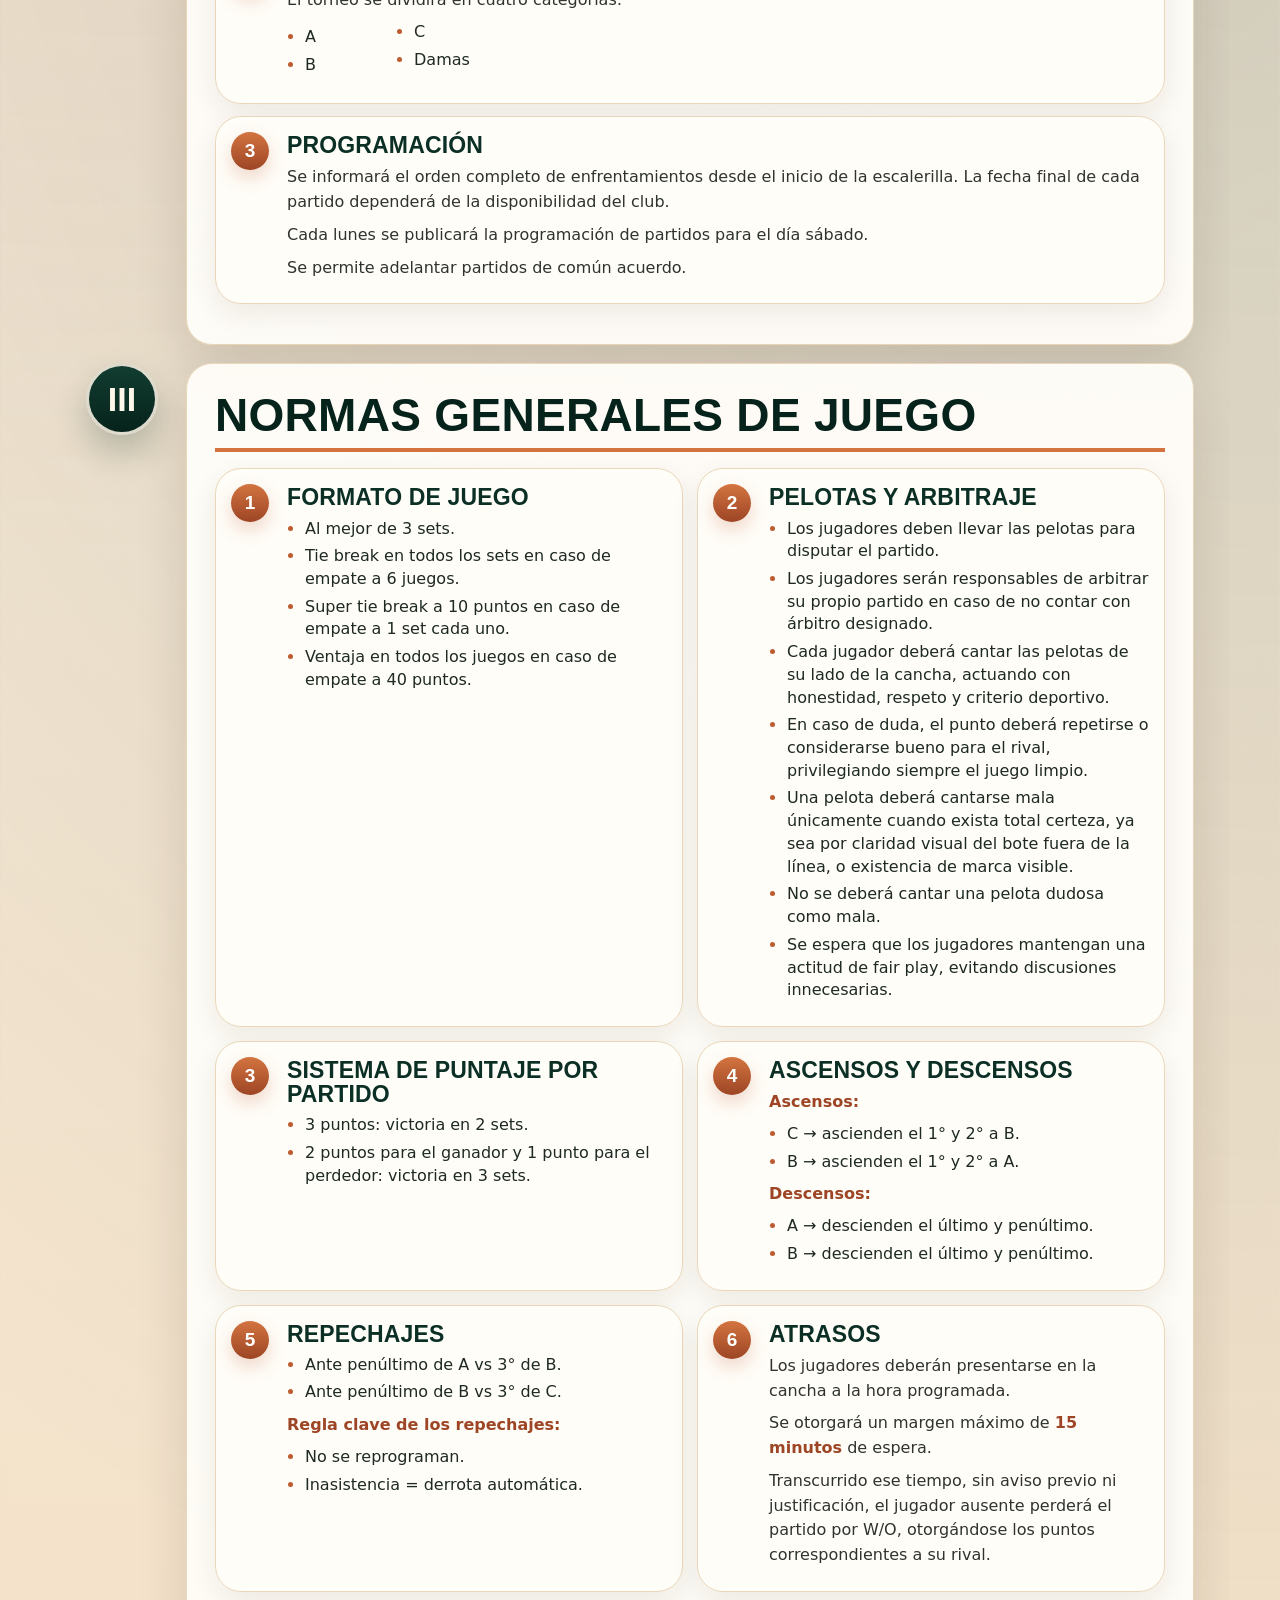
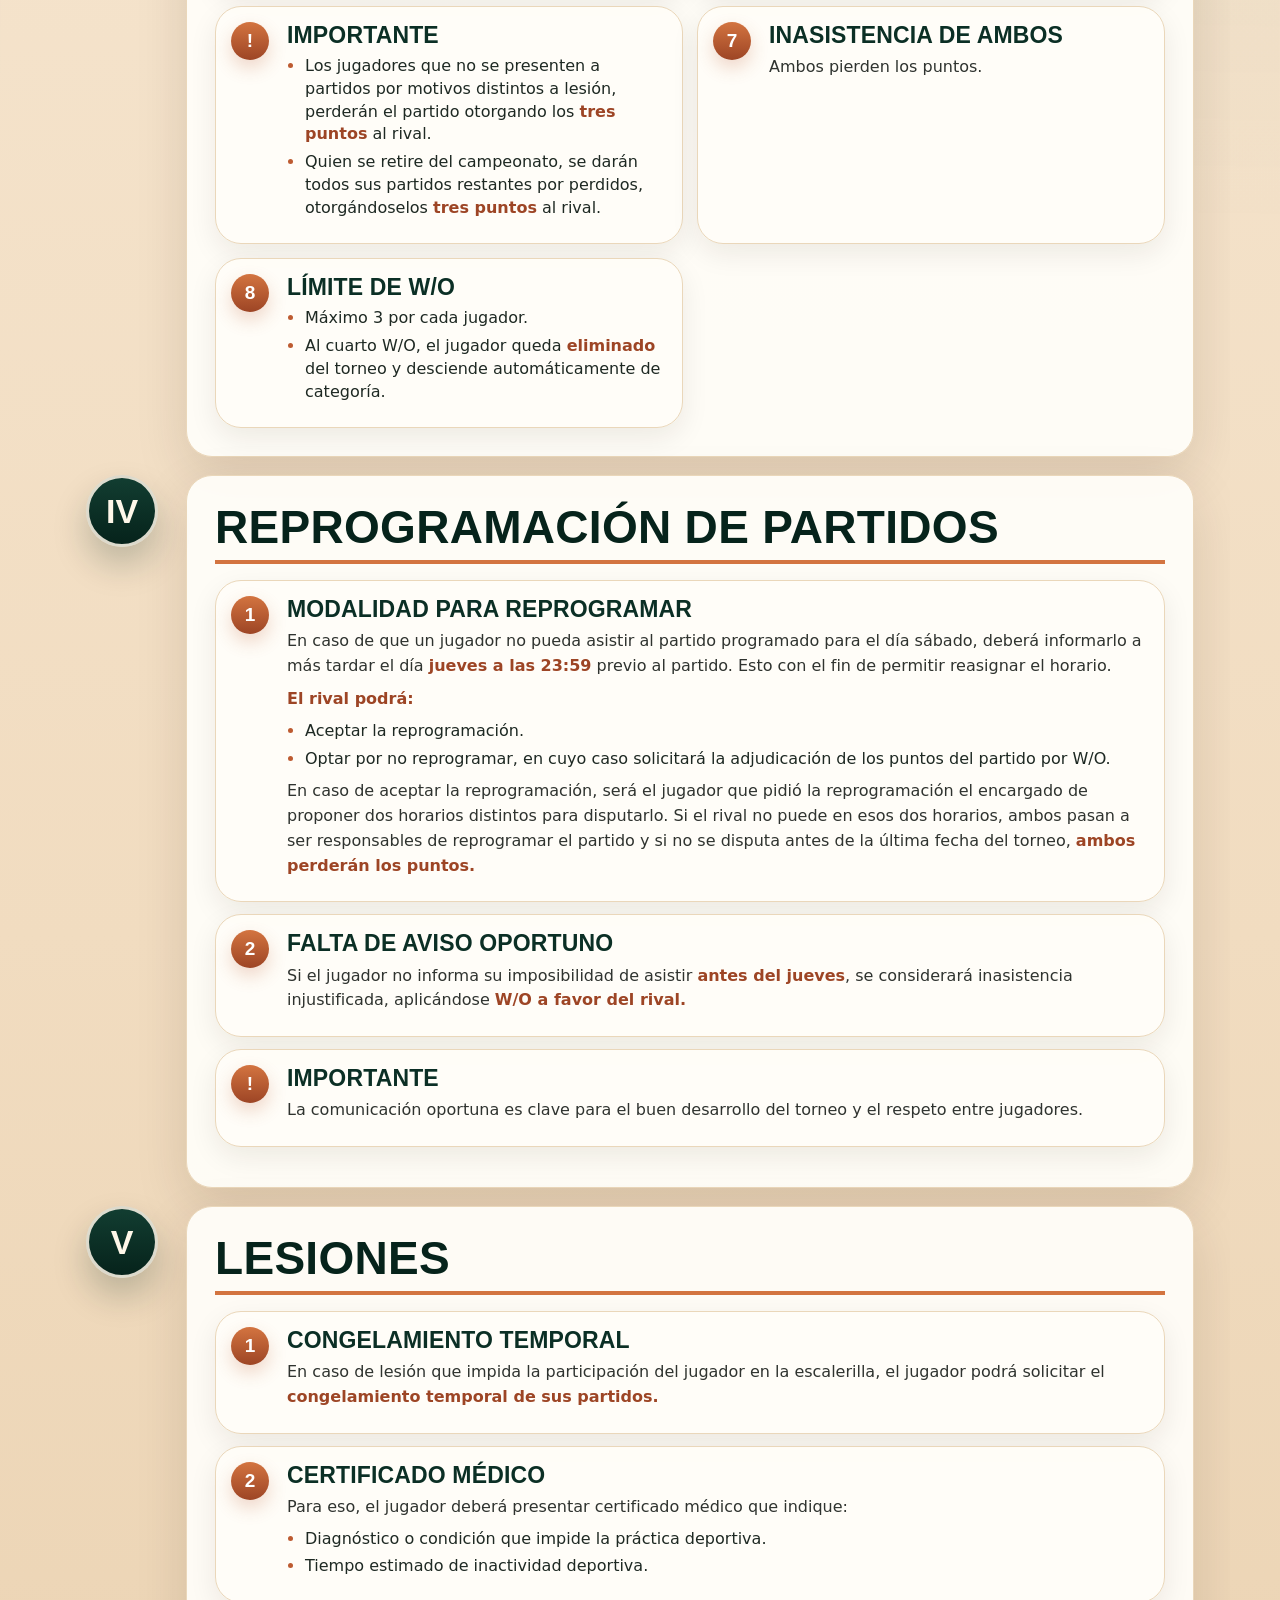
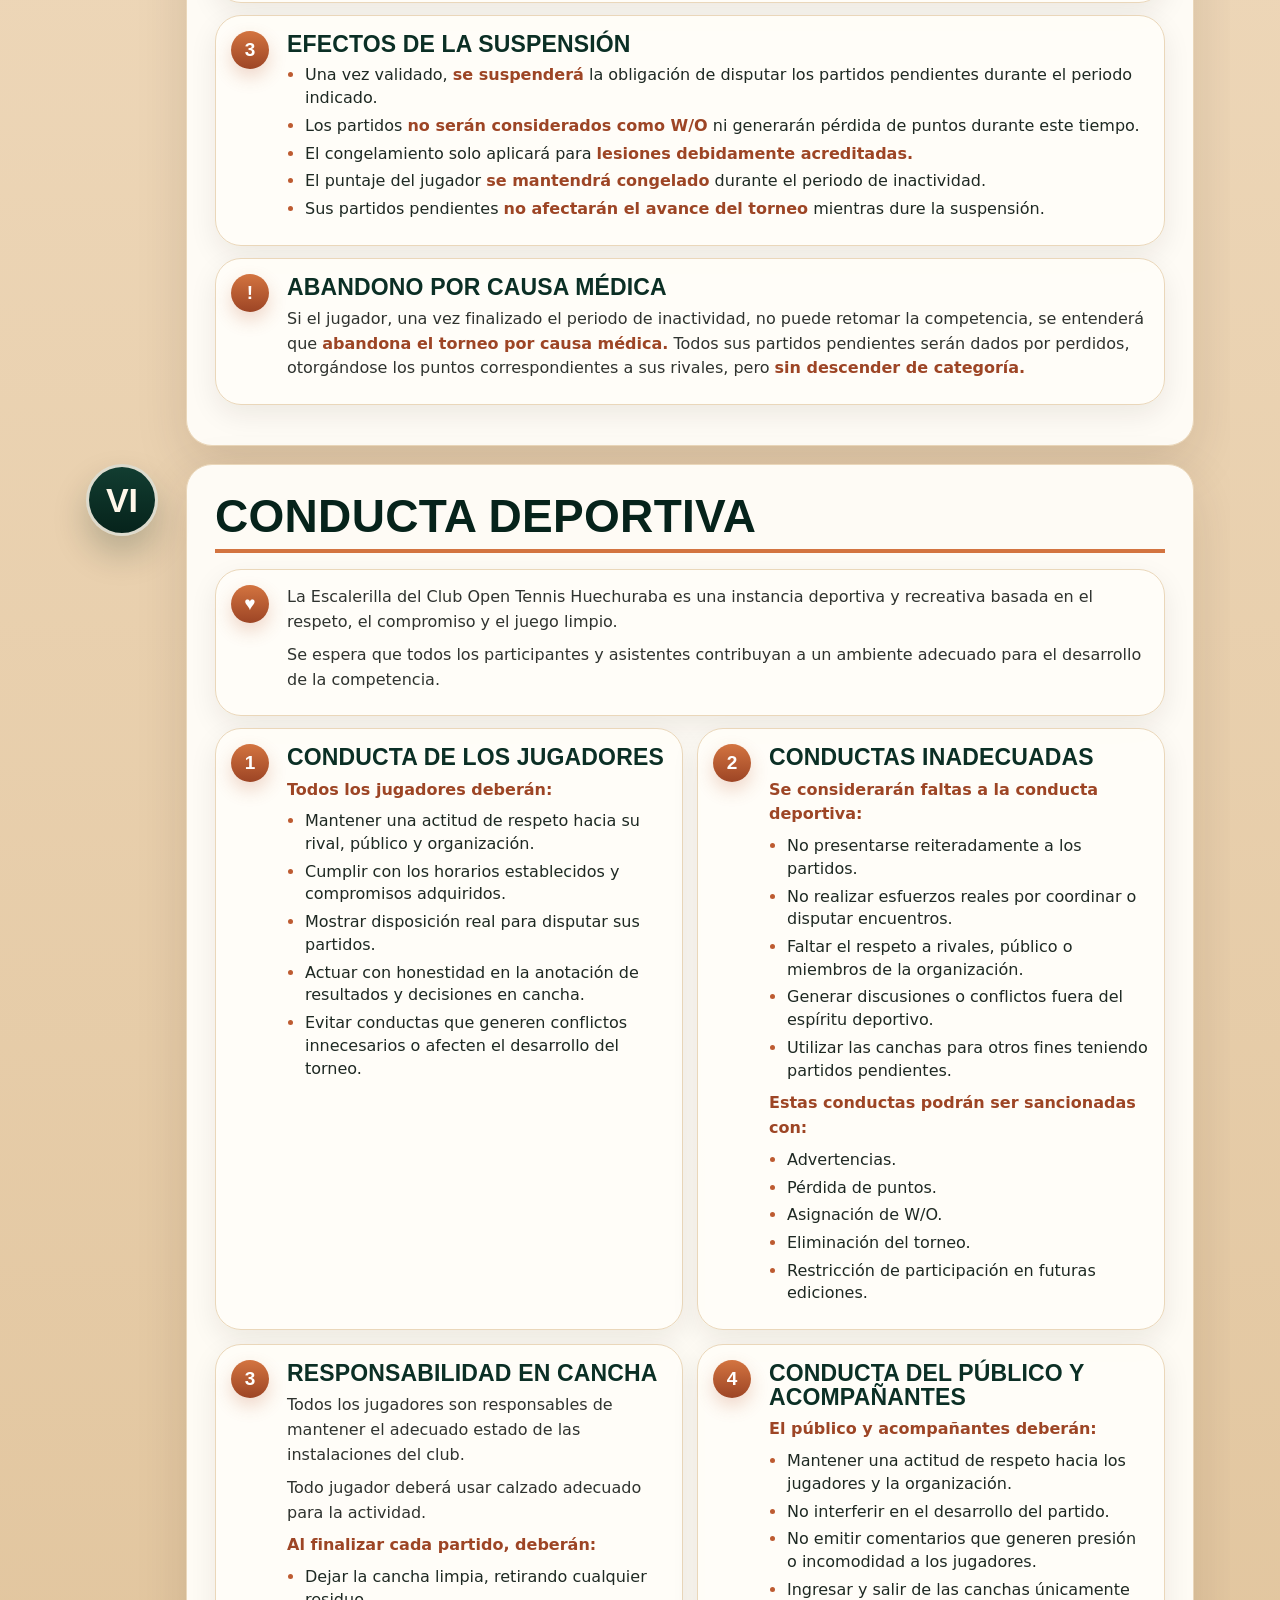
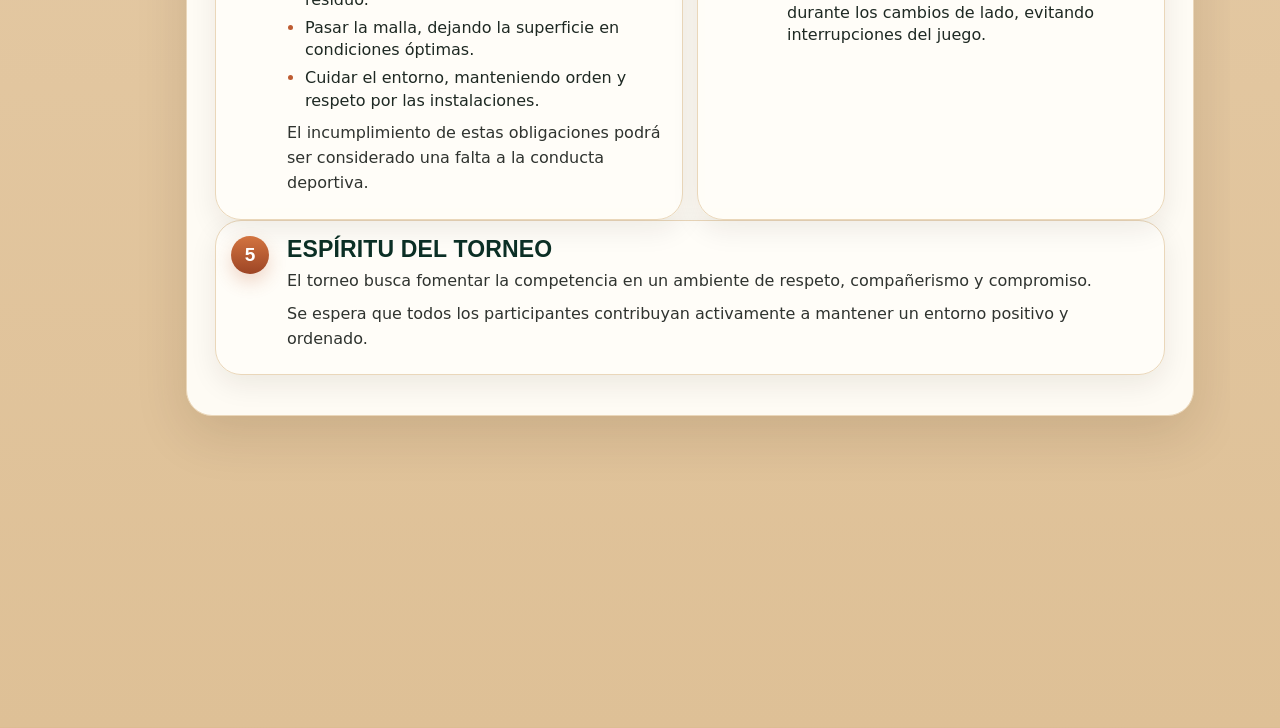
<file: reglas.html>
<!doctype html>
<html lang="es">
<head>
  <meta charset="utf-8" />
  <meta name="viewport" content="width=device-width, initial-scale=1, viewport-fit=cover" />
  <title>Reglamento | Open Tennis Huechuraba</title>
  <meta name="description" content="Consulta el reglamento oficial de la Escalerilla 2026 del Club Open Tennis Huechuraba.">
  <link rel="canonical" href="https://opentennis.cl/reglas.html">
  <meta property="og:type" content="website">
  <meta property="og:locale" content="es_CL">
  <meta property="og:site_name" content="Open Tennis Huechuraba">
  <meta property="og:title" content="Reglamento | Open Tennis Huechuraba">
  <meta property="og:description" content="Reglamento oficial de la Escalerilla 2026.">
  <meta property="og:url" content="https://opentennis.cl/reglas.html">
  <meta property="og:image" content="https://opentennis.cl/assets/icons/icon-512.png">
  <meta property="og:image:width" content="512">
  <meta property="og:image:height" content="512">
  <meta property="og:image:alt" content="Logo de Open Tennis Huechuraba">
  <meta name="twitter:card" content="summary">
  <link rel="stylesheet" href="assets/css/styles.css" />
  <link rel="manifest" href="manifest.webmanifest">
  <link rel="icon" type="image/png" sizes="32x32" href="assets/icons/favicon-32.png">
  <link rel="icon" type="image/png" sizes="192x192" href="assets/icons/icon-192.png">
  <link rel="apple-touch-icon" href="assets/icons/apple-touch-icon.png">
  <meta name="theme-color" content="#0b2f25">
  <meta name="mobile-web-app-capable" content="yes">
  <meta name="apple-mobile-web-app-capable" content="yes">
  <meta name="apple-mobile-web-app-status-bar-style" content="black-translucent">
  <meta name="apple-mobile-web-app-title" content="Open Tennis">
  <link rel="stylesheet" href="assets/css/v3.css" />
  <link rel="stylesheet" href="assets/css/v4.css?v=4.1" />
  <link rel="stylesheet" href="assets/css/v5.css?v=5" />
  <link rel="stylesheet" href="assets/css/p2.css?v=28" />
  <script src="assets/js/config.js?v=28"></script>
  <script defer src="assets/js/theme.js?v=28"></script>
  <script defer src="assets/js/app.js?v=28"></script>
  <script defer src="assets/js/release-v28.js"></script>
</head>
<body class="reglas-page v5-page">
  <div class="layout app-shell">
    <aside class="sidebar app-topbar">
      <a class="brand" href="index.html" aria-label="Open Tennis Huechuraba inicio"><img class="brand-logo" src="assets/img/logo-open-tennis-256.svg" alt="" aria-hidden="true" width="256" height="256"><span class="brand-text"><span class="brand-main">Open Tennis</span><span class="brand-sub">Huechuraba · 2026</span></span></a>
    </aside>

    <main class="main app-main reglamento-text">
      <section class="rules-hero">
        <img class="hero-logo-mini" src="assets/img/logo-open-tennis-256.svg" alt="Open Tennis Huechuraba" width="256" height="256">
        <div class="rules-eyebrow">Club Open Tennis Huechuraba</div>
        <h1>Reglamento</h1>
        <p>Escalerilla 2026</p>
      </section>

      <nav class="rules-index" aria-labelledby="rules-index-title">
        <h2 id="rules-index-title">Ir a una sección</h2>
        <ol>
          <li><a href="#definiciones">I. Primeras definiciones</a></li>
          <li><a href="#organizacion">II. Organización</a></li>
          <li><a href="#normas-juego">III. Normas de juego</a></li>
          <li><a href="#reprogramacion">IV. Reprogramación</a></li>
          <li><a href="#lesiones">V. Lesiones</a></li>
          <li><a href="#conducta">VI. Conducta deportiva</a></li>
        </ol>
      </nav>

      <section id="definiciones" class="reglamento-section">
        <div class="section-kicker">I</div>
        <div class="section-content">
          <h2>Primeras definiciones</h2>

          <article class="rule-card">
            <div class="rule-number">1</div>
            <div>
              <h3>Derecho a participar</h3>
              <p>Todo socio del Club Open Tennis Huechuraba podrá participar en la escalerilla 2026 siempre que:</p>
              <ul>
                <li>Se encuentre al día en sus cuotas sociales.</li>
                <li>Pague la inscripción del torneo.</li>
              </ul>
              <p>En caso de no participar, deberá informarlo antes del inicio del torneo.</p>
            </div>
          </article>

          <article class="rule-card">
            <div class="rule-number">2</div>
            <div>
              <h3>Conocimiento del reglamento</h3>
              <p>Una vez publicado, se entenderá que todos los participantes conocen y aceptan el reglamento.</p>
              <p>No se aceptarán reclamos por desconocimiento.</p>
            </div>
          </article>
        </div>
      </section>

      <section id="organizacion" class="reglamento-section">
        <div class="section-kicker">II</div>
        <div class="section-content">
          <h2>Comisión escalerilla y organización</h2>

          <article class="rule-card">
            <div class="rule-number">1</div>
            <div>
              <h3>Casos no contemplados</h3>
              <p>Toda situación no prevista en este reglamento será resuelta por la directiva.</p>
              <p>La decisión será final y comunicada oficialmente.</p>
            </div>
          </article>

          <article class="rule-card">
            <div class="rule-number">2</div>
            <div>
              <h3>Categorías</h3>
              <p>El torneo se dividirá en cuatro categorías:</p>
              <ul class="compact-list">
                <li>A</li>
                <li>B</li>
                <li>C</li>
                <li>Damas</li>
              </ul>
            </div>
          </article>

          <article class="rule-card">
            <div class="rule-number">3</div>
            <div>
              <h3>Programación</h3>
              <p>Se informará el orden completo de enfrentamientos desde el inicio de la escalerilla. La fecha final de cada partido dependerá de la disponibilidad del club.</p>
              <p>Cada lunes se publicará la programación de partidos para el día sábado.</p>
              <p>Se permite adelantar partidos de común acuerdo.</p>
            </div>
          </article>
        </div>
      </section>

      <section id="normas-juego" class="reglamento-section">
        <div class="section-kicker">III</div>
        <div class="section-content">
          <h2>Normas generales de juego</h2>

          <div class="reglamento-grid">
            <article class="rule-card">
              <div class="rule-number">1</div>
              <div>
                <h3>Formato de juego</h3>
                <ul>
                  <li>Al mejor de 3 sets.</li>
                  <li>Tie break en todos los sets en caso de empate a 6 juegos.</li>
                  <li>Super tie break a 10 puntos en caso de empate a 1 set cada uno.</li>
                  <li>Ventaja en todos los juegos en caso de empate a 40 puntos.</li>
                </ul>
              </div>
            </article>

            <article class="rule-card">
              <div class="rule-number">2</div>
              <div>
                <h3>Pelotas y arbitraje</h3>
                <ul>
                  <li>Los jugadores deben llevar las pelotas para disputar el partido.</li>
                  <li>Los jugadores serán responsables de arbitrar su propio partido en caso de no contar con árbitro designado.</li>
                  <li>Cada jugador deberá cantar las pelotas de su lado de la cancha, actuando con honestidad, respeto y criterio deportivo.</li>
                  <li>En caso de duda, el punto deberá repetirse o considerarse bueno para el rival, privilegiando siempre el juego limpio.</li>
                  <li>Una pelota deberá cantarse mala únicamente cuando exista total certeza, ya sea por claridad visual del bote fuera de la línea, o existencia de marca visible.</li>
                  <li>No se deberá cantar una pelota dudosa como mala.</li>
                  <li>Se espera que los jugadores mantengan una actitud de fair play, evitando discusiones innecesarias.</li>
                </ul>
              </div>
            </article>

            <article class="rule-card">
              <div class="rule-number">3</div>
              <div>
                <h3>Sistema de puntaje por partido</h3>
                <ul>
                  <li>3 puntos: victoria en 2 sets.</li>
                  <li>2 puntos para el ganador y 1 punto para el perdedor: victoria en 3 sets.</li>
                </ul>
              </div>
            </article>

            <article class="rule-card">
              <div class="rule-number">4</div>
              <div>
                <h3>Ascensos y descensos</h3>
                <p><strong>Ascensos:</strong></p>
                <ul>
                  <li>C → ascienden el 1° y 2° a B.</li>
                  <li>B → ascienden el 1° y 2° a A.</li>
                </ul>
                <p><strong>Descensos:</strong></p>
                <ul>
                  <li>A → descienden el último y penúltimo.</li>
                  <li>B → descienden el último y penúltimo.</li>
                </ul>
              </div>
            </article>

            <article class="rule-card">
              <div class="rule-number">5</div>
              <div>
                <h3>Repechajes</h3>
                <ul>
                  <li>Ante penúltimo de A vs 3° de B.</li>
                  <li>Ante penúltimo de B vs 3° de C.</li>
                </ul>
                <p><strong>Regla clave de los repechajes:</strong></p>
                <ul>
                  <li>No se reprograman.</li>
                  <li>Inasistencia = derrota automática.</li>
                </ul>
              </div>
            </article>

            <article class="rule-card">
              <div class="rule-number">6</div>
              <div>
                <h3>Atrasos</h3>
                <p>Los jugadores deberán presentarse en la cancha a la hora programada.</p>
                <p>Se otorgará un margen máximo de <strong>15 minutos</strong> de espera.</p>
                <p>Transcurrido ese tiempo, sin aviso previo ni justificación, el jugador ausente perderá el partido por W/O, otorgándose los puntos correspondientes a su rival.</p>
              </div>
            </article>

            <article class="rule-card rule-card-highlight">
              <div class="rule-number">!</div>
              <div>
                <h3>Importante</h3>
                <ul>
                  <li>Los jugadores que no se presenten a partidos por motivos distintos a lesión, perderán el partido otorgando los <strong>tres puntos</strong> al rival.</li>
                  <li>Quien se retire del campeonato, se darán todos sus partidos restantes por perdidos, otorgándoselos <strong>tres puntos</strong> al rival.</li>
                </ul>
              </div>
            </article>

            <article class="rule-card">
              <div class="rule-number">7</div>
              <div>
                <h3>Inasistencia de ambos</h3>
                <p>Ambos pierden los puntos.</p>
              </div>
            </article>

            <article class="rule-card">
              <div class="rule-number">8</div>
              <div>
                <h3>Límite de W/O</h3>
                <ul>
                  <li>Máximo 3 por cada jugador.</li>
                  <li>Al cuarto W/O, el jugador queda <strong>eliminado</strong> del torneo y desciende automáticamente de categoría.</li>
                </ul>
              </div>
            </article>
          </div>
        </div>
      </section>

      <section id="reprogramacion" class="reglamento-section">
        <div class="section-kicker">IV</div>
        <div class="section-content">
          <h2>Reprogramación de partidos</h2>

          <article class="rule-card">
            <div class="rule-number">1</div>
            <div>
              <h3>Modalidad para reprogramar</h3>
              <p>En caso de que un jugador no pueda asistir al partido programado para el día sábado, deberá informarlo a más tardar el día <strong>jueves a las 23:59</strong> previo al partido. Esto con el fin de permitir reasignar el horario.</p>
              <p><strong>El rival podrá:</strong></p>
              <ul>
                <li>Aceptar la reprogramación.</li>
                <li>Optar por no reprogramar, en cuyo caso solicitará la adjudicación de los puntos del partido por W/O.</li>
              </ul>
              <p>En caso de aceptar la reprogramación, será el jugador que pidió la reprogramación el encargado de proponer dos horarios distintos para disputarlo. Si el rival no puede en esos dos horarios, ambos pasan a ser responsables de reprogramar el partido y si no se disputa antes de la última fecha del torneo, <strong>ambos perderán los puntos.</strong></p>
            </div>
          </article>

          <article class="rule-card">
            <div class="rule-number">2</div>
            <div>
              <h3>Falta de aviso oportuno</h3>
              <p>Si el jugador no informa su imposibilidad de asistir <strong>antes del jueves</strong>, se considerará inasistencia injustificada, aplicándose <strong>W/O a favor del rival.</strong></p>
            </div>
          </article>

          <article class="rule-card rule-card-highlight">
            <div class="rule-number">!</div>
            <div>
              <h3>Importante</h3>
              <p>La comunicación oportuna es clave para el buen desarrollo del torneo y el respeto entre jugadores.</p>
            </div>
          </article>
        </div>
      </section>

      <section id="lesiones" class="reglamento-section">
        <div class="section-kicker">V</div>
        <div class="section-content">
          <h2>Lesiones</h2>

          <article class="rule-card">
            <div class="rule-number">1</div>
            <div>
              <h3>Congelamiento temporal</h3>
              <p>En caso de lesión que impida la participación del jugador en la escalerilla, el jugador podrá solicitar el <strong>congelamiento temporal de sus partidos.</strong></p>
            </div>
          </article>

          <article class="rule-card">
            <div class="rule-number">2</div>
            <div>
              <h3>Certificado médico</h3>
              <p>Para eso, el jugador deberá presentar certificado médico que indique:</p>
              <ul>
                <li>Diagnóstico o condición que impide la práctica deportiva.</li>
                <li>Tiempo estimado de inactividad deportiva.</li>
              </ul>
            </div>
          </article>

          <article class="rule-card">
            <div class="rule-number">3</div>
            <div>
              <h3>Efectos de la suspensión</h3>
              <ul>
                <li>Una vez validado, <strong>se suspenderá</strong> la obligación de disputar los partidos pendientes durante el periodo indicado.</li>
                <li>Los partidos <strong>no serán considerados como W/O</strong> ni generarán pérdida de puntos durante este tiempo.</li>
                <li>El congelamiento solo aplicará para <strong>lesiones debidamente acreditadas.</strong></li>
                <li>El puntaje del jugador <strong>se mantendrá congelado</strong> durante el periodo de inactividad.</li>
                <li>Sus partidos pendientes <strong>no afectarán el avance del torneo</strong> mientras dure la suspensión.</li>
              </ul>
            </div>
          </article>

          <article class="rule-card rule-card-highlight">
            <div class="rule-number">!</div>
            <div>
              <h3>Abandono por causa médica</h3>
              <p>Si el jugador, una vez finalizado el periodo de inactividad, no puede retomar la competencia, se entenderá que <strong>abandona el torneo por causa médica.</strong> Todos sus partidos pendientes serán dados por perdidos, otorgándose los puntos correspondientes a sus rivales, pero <strong>sin descender de categoría.</strong></p>
            </div>
          </article>
        </div>
      </section>

      <section id="conducta" class="reglamento-section last-rule-section">
        <div class="section-kicker">VI</div>
        <div class="section-content">
          <h2>Conducta deportiva</h2>

          <article class="rule-card rule-card-wide">
            <div class="rule-number">♥</div>
            <div>
              <p>La Escalerilla del Club Open Tennis Huechuraba es una instancia deportiva y recreativa basada en el respeto, el compromiso y el juego limpio.</p>
              <p>Se espera que todos los participantes y asistentes contribuyan a un ambiente adecuado para el desarrollo de la competencia.</p>
            </div>
          </article>

          <div class="reglamento-grid">
            <article class="rule-card">
              <div class="rule-number">1</div>
              <div>
                <h3>Conducta de los jugadores</h3>
                <p><strong>Todos los jugadores deberán:</strong></p>
                <ul>
                  <li>Mantener una actitud de respeto hacia su rival, público y organización.</li>
                  <li>Cumplir con los horarios establecidos y compromisos adquiridos.</li>
                  <li>Mostrar disposición real para disputar sus partidos.</li>
                  <li>Actuar con honestidad en la anotación de resultados y decisiones en cancha.</li>
                  <li>Evitar conductas que generen conflictos innecesarios o afecten el desarrollo del torneo.</li>
                </ul>
              </div>
            </article>

            <article class="rule-card">
              <div class="rule-number">2</div>
              <div>
                <h3>Conductas inadecuadas</h3>
                <p><strong>Se considerarán faltas a la conducta deportiva:</strong></p>
                <ul>
                  <li>No presentarse reiteradamente a los partidos.</li>
                  <li>No realizar esfuerzos reales por coordinar o disputar encuentros.</li>
                  <li>Faltar el respeto a rivales, público o miembros de la organización.</li>
                  <li>Generar discusiones o conflictos fuera del espíritu deportivo.</li>
                  <li>Utilizar las canchas para otros fines teniendo partidos pendientes.</li>
                </ul>
                <p><strong>Estas conductas podrán ser sancionadas con:</strong></p>
                <ul>
                  <li>Advertencias.</li>
                  <li>Pérdida de puntos.</li>
                  <li>Asignación de W/O.</li>
                  <li>Eliminación del torneo.</li>
                  <li>Restricción de participación en futuras ediciones.</li>
                </ul>
              </div>
            </article>

            <article class="rule-card">
              <div class="rule-number">3</div>
              <div>
                <h3>Responsabilidad en cancha</h3>
                <p>Todos los jugadores son responsables de mantener el adecuado estado de las instalaciones del club.</p>
                <p>Todo jugador deberá usar calzado adecuado para la actividad.</p>
                <p><strong>Al finalizar cada partido, deberán:</strong></p>
                <ul>
                  <li>Dejar la cancha limpia, retirando cualquier residuo.</li>
                  <li>Pasar la malla, dejando la superficie en condiciones óptimas.</li>
                  <li>Cuidar el entorno, manteniendo orden y respeto por las instalaciones.</li>
                </ul>
                <p>El incumplimiento de estas obligaciones podrá ser considerado una falta a la conducta deportiva.</p>
              </div>
            </article>

            <article class="rule-card">
              <div class="rule-number">4</div>
              <div>
                <h3>Conducta del público y acompañantes</h3>
                <p><strong>El público y acompañantes deberán:</strong></p>
                <ul>
                  <li>Mantener una actitud de respeto hacia los jugadores y la organización.</li>
                  <li>No interferir en el desarrollo del partido.</li>
                  <li>No emitir comentarios que generen presión o incomodidad a los jugadores.</li>
                  <li>Ingresar y salir de las canchas únicamente durante los cambios de lado, evitando interrupciones del juego.</li>
                </ul>
              </div>
            </article>
          </div>

          <article class="rule-card rule-card-highlight">
            <div class="rule-number">5</div>
            <div>
              <h3>Espíritu del torneo</h3>
              <p>El torneo busca fomentar la competencia en un ambiente de respeto, compañerismo y compromiso.</p>
              <p>Se espera que todos los participantes contribuyan activamente a mantener un entorno positivo y ordenado.</p>
            </div>
          </article>
        </div>
      </section>
    </main>
</div>
  <nav id="appBottomNav" class="app-bottom-nav" aria-label="Navegación principal">
    <a href="index.html" data-page="index.html"><span class="nav-icon" aria-hidden="true">🏠</span><span class="nav-label">Inicio</span></a>
    <a href="partidos.html" data-page="partidos.html"><span class="nav-icon" aria-hidden="true">🎾</span><span class="nav-label">Partidos</span></a>
    <a href="tablas.html" data-page="tablas.html"><span class="nav-icon" aria-hidden="true">📊</span><span class="nav-label">Tablas</span></a>
    <a href="reglas.html" data-page="reglas.html"><span class="nav-icon" aria-hidden="true">📘</span><span class="nav-label">Reglas</span></a>
    <a href="marcador.html" data-page="marcador.html"><span class="nav-icon" aria-hidden="true">🔢</span><span class="nav-label">Marcador</span></a>
  </nav>
</body>
</html>
</file>
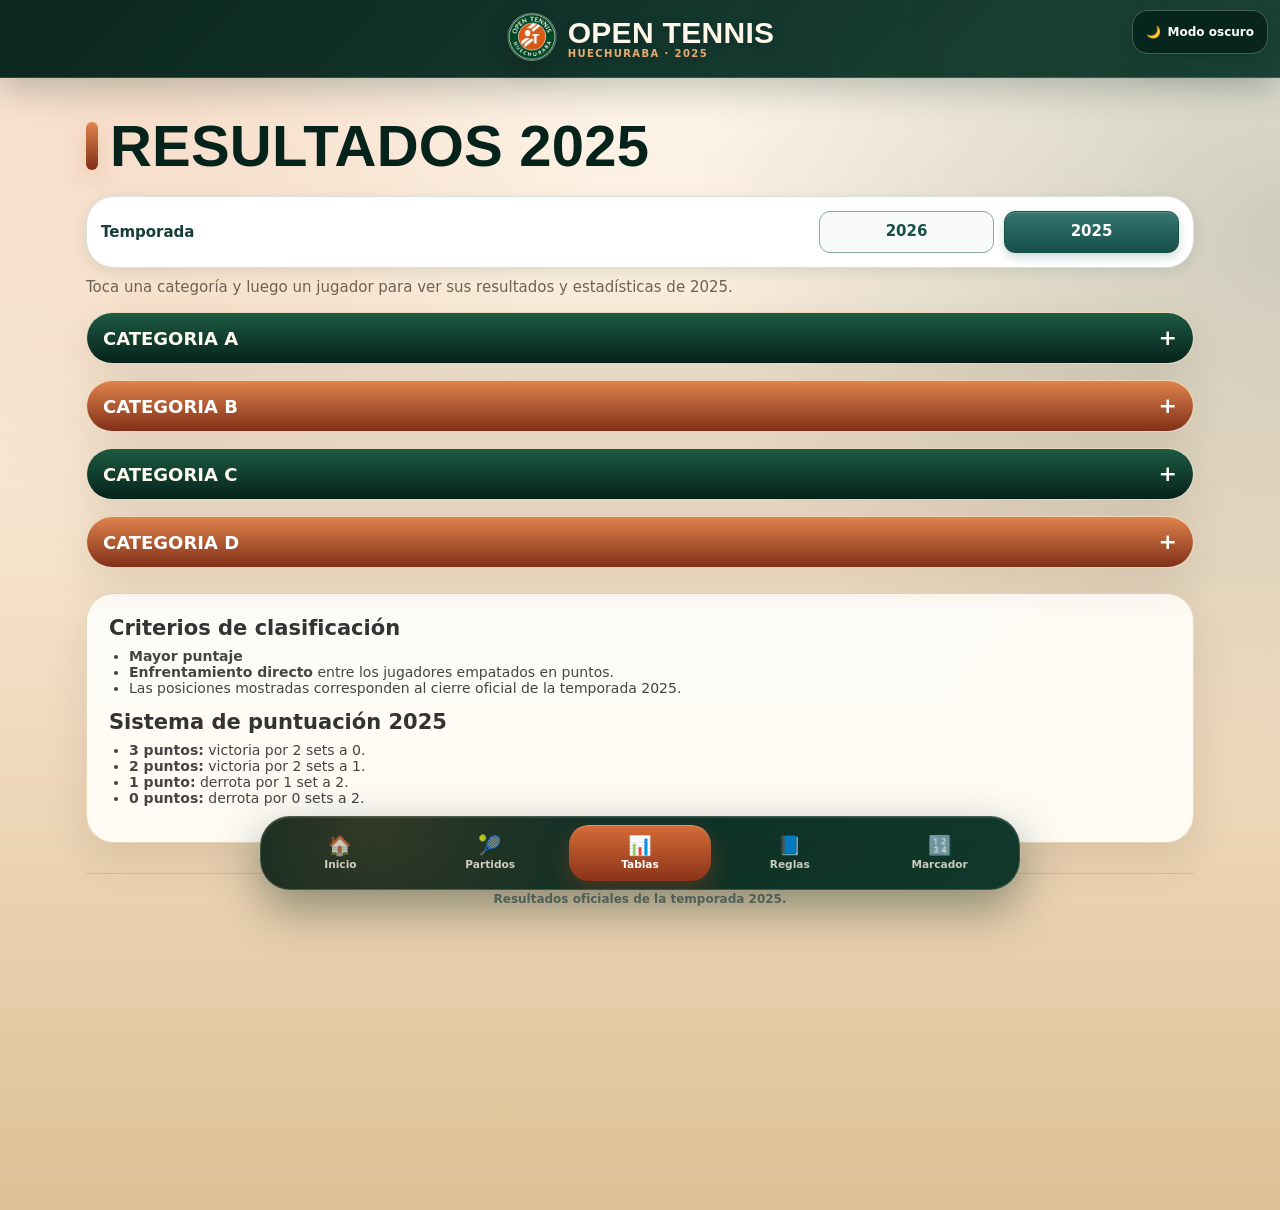
<file: resultados-2025.html>
<!doctype html>
<html lang="es">
<head>
  <meta charset="utf-8" />
  <meta name="viewport" content="width=device-width, initial-scale=1, viewport-fit=cover" />
  <title>Resultados 2025 | Open Tennis Huechuraba</title>
  <meta name="description" content="Consulta las posiciones y resultados finales de la temporada 2025 de Open Tennis Huechuraba.">
  <link rel="canonical" href="https://opentennis.cl/resultados-2025.html">
  <meta property="og:type" content="website">
  <meta property="og:locale" content="es_CL">
  <meta property="og:site_name" content="Open Tennis Huechuraba">
  <meta property="og:title" content="Resultados 2025 | Open Tennis Huechuraba">
  <meta property="og:description" content="Posiciones y resultados finales de la temporada 2025.">
  <meta property="og:url" content="https://opentennis.cl/resultados-2025.html">
  <meta property="og:image" content="https://opentennis.cl/assets/icons/icon-512.png">
  <meta property="og:image:width" content="512">
  <meta property="og:image:height" content="512">
  <meta property="og:image:alt" content="Logo de Open Tennis Huechuraba">
  <meta name="twitter:card" content="summary">
  <link rel="stylesheet" href="assets/css/styles.css" />
  <link rel="manifest" href="manifest.webmanifest">
  <link rel="icon" type="image/png" sizes="32x32" href="assets/icons/favicon-32.png">
  <link rel="icon" type="image/png" sizes="192x192" href="assets/icons/icon-192.png">
  <link rel="apple-touch-icon" href="assets/icons/apple-touch-icon.png">
  <meta name="theme-color" content="#0b2f25">
  <meta name="mobile-web-app-capable" content="yes">
  <meta name="apple-mobile-web-app-capable" content="yes">
  <meta name="apple-mobile-web-app-status-bar-style" content="black-translucent">
  <meta name="apple-mobile-web-app-title" content="Open Tennis">
  <link rel="stylesheet" href="assets/css/v3.css" />
  <link rel="stylesheet" href="assets/css/v4.css?v=4.1" />
  <link rel="stylesheet" href="assets/css/v5.css?v=5.2" />
  <link rel="stylesheet" href="assets/css/p2.css?v=28" />
  <link rel="stylesheet" href="assets/css/resultados-2025.css?v=28" />
  <link rel="prefetch" href="tablas.html" as="document" />
  <script src="assets/js/config.js?v=28"></script>
  <script src="assets/js/data-client.js?v=28"></script>
  <script defer src="assets/js/theme.js?v=28"></script>
  <script defer src="assets/js/app.js?v=28"></script>
  <script defer src="assets/js/release-v28.js"></script>
</head>
<body class="tablas-page v5-page">
  <div class="layout app-shell">
    <aside class="sidebar app-topbar">
      <a class="brand" href="index.html" aria-label="Open Tennis Huechuraba inicio"><img class="brand-logo" src="assets/img/logo-open-tennis-256.svg" alt="" aria-hidden="true" width="256" height="256"><span class="brand-text"><span class="brand-main">Open Tennis</span><span class="brand-sub">Huechuraba · 2025</span></span></a>
    </aside>
    <main class="main app-main">
      <h1 class="page-title">Resultados 2025</h1>
<div class="rankings-app">

  <section class="season-selector" aria-labelledby="season-selector-title">
    <span id="season-selector-title" class="season-selector-title">Temporada</span>
    <nav class="season-selector-options" aria-label="Seleccionar temporada">
      <a class="season-option" href="tablas.html">2026</a>
      <a class="season-option is-active" href="resultados-2025.html" aria-current="page">2025</a>
    </nav>
  </section>


  <section class="rankings-header single-subtitle">
    <p>Toca una categoría y luego un jugador para ver sus resultados y estadísticas de 2025.</p>
  </section>

  <div id="rankingsContenedor"></div>

  <section class="criterios-box">
    <h2>Criterios de clasificación</h2>
    <ul>
      <li><strong>Mayor puntaje</strong></li>
      <li><strong>Enfrentamiento directo</strong> entre los jugadores empatados en puntos.</li>
      <li>Las posiciones mostradas corresponden al cierre oficial de la temporada 2025.</li>
    </ul>

    <h2>Sistema de puntuación 2025</h2>
    <ul>
      <li><strong>3 puntos:</strong> victoria por 2 sets a 0.</li>
      <li><strong>2 puntos:</strong> victoria por 2 sets a 1.</li>
      <li><strong>1 punto:</strong> derrota por 1 set a 2.</li>
      <li><strong>0 puntos:</strong> derrota por 0 sets a 2.</li>
    </ul>
  </section>

  <div id="dataStatus" class="data-status data-status-footer" role="status" aria-live="polite"></div>

</div>



<script src="assets/js/resultados-2025-page.js?v=28"></script>
    </main>
</div>
  <nav id="appBottomNav" class="app-bottom-nav" aria-label="Navegación principal">
    <a href="index.html" data-page="index.html"><span class="nav-icon" aria-hidden="true">🏠</span><span class="nav-label">Inicio</span></a>
    <a href="partidos.html" data-page="partidos.html"><span class="nav-icon" aria-hidden="true">🎾</span><span class="nav-label">Partidos</span></a>
    <a href="tablas.html" data-page="tablas.html"><span class="nav-icon" aria-hidden="true">📊</span><span class="nav-label">Tablas</span></a>
    <a href="reglas.html" data-page="reglas.html"><span class="nav-icon" aria-hidden="true">📘</span><span class="nav-label">Reglas</span></a>
    <a href="marcador.html" data-page="marcador.html"><span class="nav-icon" aria-hidden="true">🔢</span><span class="nav-label">Marcador</span></a>
  </nav>
</body>
</html>
</file>
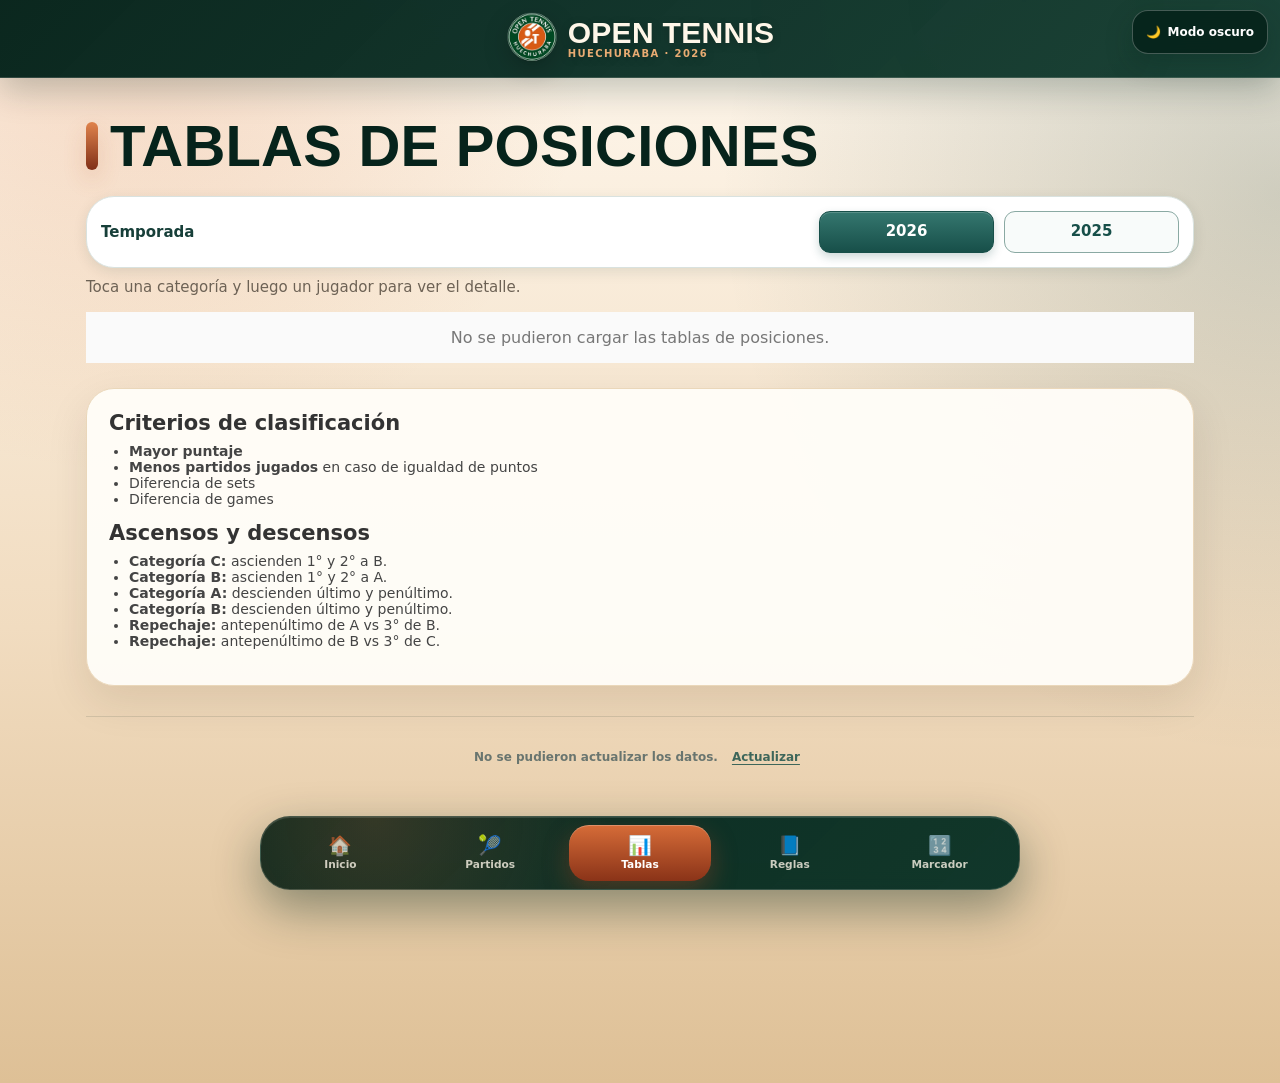
<file: tablas.html>
<!doctype html>
<html lang="es">
<head>
  <meta charset="utf-8" />
  <meta name="viewport" content="width=device-width, initial-scale=1, viewport-fit=cover" />
  <title>Tablas de posiciones | Open Tennis Huechuraba</title>
  <meta name="description" content="Revisa las tablas de posiciones y estadísticas de la Escalerilla 2026 de Open Tennis Huechuraba.">
  <link rel="canonical" href="https://opentennis.cl/tablas.html">
  <meta property="og:type" content="website">
  <meta property="og:locale" content="es_CL">
  <meta property="og:site_name" content="Open Tennis Huechuraba">
  <meta property="og:title" content="Tablas de posiciones | Open Tennis Huechuraba">
  <meta property="og:description" content="Posiciones y estadísticas de la Escalerilla 2026.">
  <meta property="og:url" content="https://opentennis.cl/tablas.html">
  <meta property="og:image" content="https://opentennis.cl/assets/icons/icon-512.png">
  <meta property="og:image:width" content="512">
  <meta property="og:image:height" content="512">
  <meta property="og:image:alt" content="Logo de Open Tennis Huechuraba">
  <meta name="twitter:card" content="summary">
  <link rel="stylesheet" href="assets/css/styles.css" />
  <link rel="manifest" href="manifest.webmanifest">
  <link rel="icon" type="image/png" sizes="32x32" href="assets/icons/favicon-32.png">
  <link rel="icon" type="image/png" sizes="192x192" href="assets/icons/icon-192.png">
  <link rel="apple-touch-icon" href="assets/icons/apple-touch-icon.png">
  <meta name="theme-color" content="#0b2f25">
  <meta name="mobile-web-app-capable" content="yes">
  <meta name="apple-mobile-web-app-capable" content="yes">
  <meta name="apple-mobile-web-app-status-bar-style" content="black-translucent">
  <meta name="apple-mobile-web-app-title" content="Open Tennis">
  <link rel="stylesheet" href="assets/css/v3.css" />
  <link rel="stylesheet" href="assets/css/v4.css?v=4.1" />
  <link rel="stylesheet" href="assets/css/v5.css?v=5" />
  <link rel="stylesheet" href="assets/css/p2.css?v=28" />
  <link rel="stylesheet" href="assets/css/tablas.css?v=28" />
  <link rel="prefetch" href="resultados-2025.html" as="document" />
  <script src="assets/js/config.js?v=28"></script>
  <script src="assets/js/data-client.js?v=28"></script>
  <script src="assets/js/player-preference.js?v=28"></script>
  <script defer src="assets/js/theme.js?v=28"></script>
  <script defer src="assets/js/app.js?v=28"></script>
  <script defer src="assets/js/release-v28.js"></script>
</head>
<body class="tablas-page v5-page">
  <div class="layout app-shell">
    <aside class="sidebar app-topbar">
      <a class="brand" href="index.html" aria-label="Open Tennis Huechuraba inicio"><img class="brand-logo" src="assets/img/logo-open-tennis-256.svg" alt="" aria-hidden="true" width="256" height="256"><span class="brand-text"><span class="brand-main">Open Tennis</span><span class="brand-sub">Huechuraba · 2026</span></span></a>
    </aside>
    <main class="main app-main">
      <h1 class="page-title">Tablas de posiciones</h1>
<div class="rankings-app">

  <section class="season-selector" aria-labelledby="season-selector-title">
    <span id="season-selector-title" class="season-selector-title">Temporada</span>
    <nav class="season-selector-options" aria-label="Seleccionar temporada">
      <a class="season-option is-active" href="tablas.html" aria-current="page">2026</a>
      <a class="season-option" href="resultados-2025.html">2025</a>
    </nav>
  </section>

  <section class="rankings-header single-subtitle">
    <p>Toca una categoría y luego un jugador para ver el detalle.</p>
  </section>

  <div id="rankingsContenedor"></div>

  <section class="criterios-box">
    <h2>Criterios de clasificación</h2>
    <ul>
      <li><strong>Mayor puntaje</strong></li>
      <li><strong>Menos partidos jugados</strong> en caso de igualdad de puntos</li>
      <li>Diferencia de sets</li>
      <li>Diferencia de games</li>
    </ul>

    <h2>Ascensos y descensos</h2>
    <ul>
      <li><strong>Categoría C:</strong> ascienden 1° y 2° a B.</li>
      <li><strong>Categoría B:</strong> ascienden 1° y 2° a A.</li>
      <li><strong>Categoría A:</strong> descienden último y penúltimo.</li>
      <li><strong>Categoría B:</strong> descienden último y penúltimo.</li>
      <li><strong>Repechaje:</strong> antepenúltimo de A vs 3° de B.</li>
      <li><strong>Repechaje:</strong> antepenúltimo de B vs 3° de C.</li>
    </ul>
  </section>

  <div id="dataStatus" class="data-status data-status-footer" role="status" aria-live="polite"></div>

</div>



<script src="assets/js/tablas-page.js?v=28"></script>
    </main>
</div>
  <nav id="appBottomNav" class="app-bottom-nav" aria-label="Navegación principal">
    <a href="index.html" data-page="index.html"><span class="nav-icon" aria-hidden="true">🏠</span><span class="nav-label">Inicio</span></a>
    <a href="partidos.html" data-page="partidos.html"><span class="nav-icon" aria-hidden="true">🎾</span><span class="nav-label">Partidos</span></a>
    <a href="tablas.html" data-page="tablas.html"><span class="nav-icon" aria-hidden="true">📊</span><span class="nav-label">Tablas</span></a>
    <a href="reglas.html" data-page="reglas.html"><span class="nav-icon" aria-hidden="true">📘</span><span class="nav-label">Reglas</span></a>
    <a href="marcador.html" data-page="marcador.html"><span class="nav-icon" aria-hidden="true">🔢</span><span class="nav-label">Marcador</span></a>
  </nav>
</body>
</html>
</file>
<file: assets/css/styles.css>
:root {
  --green-900: #053b2c;
  --green-800: #07513a;
  --green-700: #2e7d32;
  --green-600: #4f943f;
  --orange: #f28c00;
  --orange-600: #d97800;
  --red: #c62828;
  --bg: #f6f7f5;
  --card: #ffffff;
  --line: #dfe5dc;
  --text: #202421;
  --muted: #66706a;
  --shadow: 0 12px 30px rgba(0, 0, 0, 0.08);
  --radius: 18px;
}

* { box-sizing: border-box; }
body {
  margin: 0;
  font-family: var(--font-ui, system-ui, -apple-system, BlinkMacSystemFont, "Segoe UI", sans-serif);
  color: var(--text);
  background: var(--bg);
}
a { color: inherit; text-decoration: none; }
.layout {
  min-height: 100vh;
  display: grid;
  grid-template-columns: 250px minmax(0, 1fr);
}
.sidebar {
  position: sticky;
  top: 0;
  height: 100vh;
  background: white;
  border-right: 1px solid var(--line);
  padding: 34px 24px;
  z-index: 20;
}
.brand {
  display: block;
  color: #ff4f4f;
  font-family: var(--font-display, "Arial Narrow", "Segoe UI", sans-serif);
  font-size: 28px;
  line-height: 1.05;
  margin-bottom: 42px;
}
.nav { display: grid; gap: 8px; }
.nav a {
  padding: 10px 12px;
  border-radius: 10px;
  color: #2c302d;
  font-size: 15px;
}
.nav a:hover, .nav a.active { background: #202020; color: white; }
.main {
  width: min(1120px, 100%);
  padding: 36px clamp(18px, 4vw, 56px);
}
.hero {
  min-height: 290px;
  border-radius: 0 0 30px 30px;
  background:
    linear-gradient(90deg, rgba(5, 59, 44, .92), rgba(5, 59, 44, .56)),
    radial-gradient(circle at 80% 40%, rgba(242, 140, 0, .34), transparent 28%),
    linear-gradient(135deg, #0b3d2f, #65401f);
  color: white;
  display: grid;
  align-content: center;
  padding: 42px;
  margin-bottom: 28px;
  box-shadow: var(--shadow);
}
.hero h1 { font-size: clamp(38px, 7vw, 70px); line-height: .95; margin: 0; }
.hero p { max-width: 650px; font-size: 18px; opacity: .92; }
.actions { display: flex; gap: 16px; flex-wrap: wrap; margin-top: 18px; }
.btn {
  border: 0;
  cursor: pointer;
  padding: 12px 18px;
  border-radius: 12px;
  color: white;
  background: var(--green-700);
  font-weight: 800;
  display: inline-flex;
  justify-content: center;
  align-items: center;
  gap: 8px;
}
.btn.orange { background: var(--orange); }
.btn.red { background: var(--red); }
.btn.ghost { background: white; color: var(--green-800); border: 1px solid var(--line); }
.btn.full { width: 100%; }
.card {
  background: var(--card);
  border: 1px solid var(--line);
  border-radius: var(--radius);
  box-shadow: var(--shadow);
  padding: 24px;
  margin-bottom: 22px;
}
.card h2 { margin: 0 0 10px; }
.muted { color: var(--muted); }
.grid-2 { display: grid; grid-template-columns: repeat(2, minmax(0, 1fr)); gap: 16px; }
.page-title { margin: 0 0 18px; font-size: clamp(28px, 4vw, 44px); color: #0b3d2b; }
.page-subtitle { margin: -8px 0 22px; color: #666; }
@media (max-width: 820px) {
  .layout { grid-template-columns: 1fr; }
  .sidebar {
    position: static;
    height: auto;
    padding: 16px;
    border-right: 0;
    border-bottom: 1px solid var(--line);
  }
  .brand { font-size: 24px; margin-bottom: 14px; }
  .nav { display: flex; gap: 6px; overflow-x: auto; padding-bottom: 4px; }
  .nav a { white-space: nowrap; font-size: 14px; padding: 9px 10px; }
  .main { padding: 20px 12px 34px; }
  .hero { padding: 28px 22px; min-height: 240px; }
  .grid-2 { grid-template-columns: 1fr; }
}


/* =========================================================
   App mode - Etapas 1 y 2
   - Evita scroll horizontal en móvil.
   - Convierte la navegación en barra inferior tipo app.
   - Mantiene una barra superior compacta en celular.
   ========================================================= */
html,
body {
  width: 100%;
  max-width: 100%;
  overflow-x: hidden;
  -webkit-text-size-adjust: 100%;
  text-size-adjust: 100%;
}

body {
  overscroll-behavior-x: none;
}

img,
svg,
canvas,
video,
iframe,
table {
  max-width: 100%;
}

button,
input,
select,
textarea {
  max-width: 100%;
}

.layout,
.main,
.app-main,
.card,
.hero,
.programacion-app,
.rankings-app,
.reglamento-viewer,
.reglamento-page,
.card-partido,
.cancha-card,
.semana-box,
.categoria-ranking,
.card-jugador,
.detalle-box,
.detalle-grid,
.mobile-detalle-grid,
.mobile-detalle-extra {
  min-width: 0;
}

.main {
  margin: 0 auto;
}

.nav a {
  display: flex;
  align-items: center;
  gap: 9px;
}

.nav-icon {
  line-height: 1;
  flex: 0 0 auto;
}

.nav-label {
  min-width: 0;
}

/* Refuerzos de responsividad para módulos heredados desde Google Sites */
.programacion-app table,
.rankings-app table {
  min-width: 760px;
}

.desktop-view,
.desktop-ranking {
  overflow-x: auto;
  -webkit-overflow-scrolling: touch;
}

.reglamento-page img {
  width: 100%;
  height: auto;
}

@media (max-width: 900px) {
  .desktop-view,
  .desktop-ranking {
    display: none !important;
  }

  .mobile-view,
  .cards-ranking {
    display: block !important;
  }

  .programacion-app table,
  .rankings-app table {
    display: none !important;
  }
}

@media (max-width: 820px) {
  body {
    background: #f5f7f4;
  }

  .layout {
    display: block;
    width: 100%;
    max-width: 100%;
    min-height: 100dvh;
    padding-bottom: calc(78px + env(safe-area-inset-bottom));
    overflow-x: hidden;
  }

  .sidebar {
    position: sticky;
    top: 0;
    height: auto;
    width: 100%;
    display: flex;
    align-items: center;
    justify-content: space-between;
    padding: calc(10px + env(safe-area-inset-top)) 14px 10px;
    border-right: 0;
    border-bottom: 1px solid rgba(223,229,220,0.95);
    background: rgba(255,255,255,0.96);
    backdrop-filter: blur(16px);
    -webkit-backdrop-filter: blur(16px);
    z-index: 150;
    box-shadow: 0 5px 18px rgba(0,0,0,0.06);
  }

  .brand {
    margin: 0;
    color: var(--green-900);
    font-size: 21px;
    line-height: 0.98;
    letter-spacing: 0.2px;
  }

  .nav {
    position: fixed;
    left: 0;
    right: 0;
    bottom: 0;
    height: calc(68px + env(safe-area-inset-bottom));
    display: grid;
    grid-template-columns: repeat(5, minmax(0, 1fr));
    gap: 5px;
    padding: 6px 7px calc(6px + env(safe-area-inset-bottom));
    overflow: visible;
    background: rgba(255,255,255,0.98);
    border-top: 1px solid rgba(223,229,220,0.98);
    box-shadow: 0 -8px 24px rgba(0,0,0,0.11);
    z-index: 250;
  }

  .nav a {
    min-width: 0;
    width: 100%;
    height: 56px;
    padding: 7px 4px 6px;
    border-radius: 16px;
    display: flex;
    flex-direction: column;
    justify-content: center;
    align-items: center;
    gap: 4px;
    text-align: center;
    color: #2f3b35;
    font-size: 10.8px;
    line-height: 1.05;
    font-weight: 900;
    white-space: normal;
    overflow: hidden;
    -webkit-tap-highlight-color: transparent;
  }

  .nav a:hover,
  .nav a.active {
    background: linear-gradient(180deg, var(--green-600), var(--green-700));
    color: white;
  }

  .nav-icon {
    display: block;
    font-size: 20px;
    line-height: 1;
  }

  .nav-label {
    display: block;
    max-width: 100%;
    overflow: hidden;
    text-overflow: ellipsis;
  }

  .main {
    width: 100%;
    max-width: 720px;
    padding: 14px 12px 22px;
    overflow-x: hidden;
  }

  .page-title {
    margin-top: 4px;
    font-size: clamp(28px, 8vw, 42px);
  }

  .hero {
    min-height: auto;
    padding: 30px 20px;
    border-radius: 22px;
    margin-bottom: 16px;
  }

  .hero h1 {
    font-size: clamp(34px, 10vw, 52px);
  }

  .hero p {
    font-size: 15.5px;
  }

  .actions {
    display: grid;
    grid-template-columns: 1fr;
    gap: 10px;
  }

  .btn {
    min-height: 46px;
    border-radius: 14px;
  }

  .card {
    padding: 18px;
    border-radius: 18px;
    box-shadow: 0 6px 20px rgba(0,0,0,0.08);
  }

  .grid-2 {
    grid-template-columns: 1fr;
  }

  .bloque {
    margin-bottom: 22px;
  }

  .bloque h2,
  .rankings-header h2 {
    font-size: 20px;
  }

  #buscador {
    width: 100% !important;
    min-height: 46px;
    font-size: 16px;
  }

  .semana-box,
  .cancha-card,
  .card-partido,
  .categoria-ranking,
  .card-jugador,
  .reglamento-page {
    width: 100%;
    max-width: 100%;
  }

  .cancha-titulo,
  .semana-btn,
  .categoria-titulo {
    touch-action: manipulation;
  }

  .partido-jugadores,
  .card-jugadores,
  .card-nombre,
  .mobile-detalle-extra-linea,
  .historial-item {
    overflow-wrap: anywhere;
    word-break: normal;
  }

  .card-jugador-main,
  .mobile-ranking-header {
    grid-template-columns: 36px minmax(0, 1fr) 34px 28px 58px;
  }

  .mobile-detalle-grid {
    grid-template-columns: repeat(2, minmax(0, 1fr));
  }

  .reglamento-viewer {
    max-width: 100%;
  }
}

@media (max-width: 380px) {
  .nav a {
    font-size: 9.8px;
    border-radius: 14px;
  }

  .nav-icon {
    font-size: 18px;
  }

  .main {
    padding-left: 9px;
    padding-right: 9px;
  }

  .mobile-detalle-grid {
    grid-template-columns: 1fr;
  }
}
</file>
<file: assets/css/v3.css>
/* =========================================================
   Open Tennis Huechuraba · V3 App
   Tema inspirado en cancha de arcilla / Roland Garros
   Etapa 1 + 2 refinadas: app shell, bottom menu y mobile-first.
   ========================================================= */
:root {
  --font-ui: system-ui, -apple-system, BlinkMacSystemFont, "Segoe UI", sans-serif;
  --font-display: "Arial Narrow", "Segoe UI", sans-serif;
  --green-900: #0b2f25;
  --green-800: #123d31;
  --green-700: #1e5b45;
  --green-600: #477f5b;
  --green-500: #6f9f6a;
  --clay-900: #7b321c;
  --clay-800: #9d4525;
  --clay-700: #bd5b31;
  --clay-600: #d37440;
  --clay-500: #e58b54;
  --cream: #fff7e9;
  --cream-2: #f5ead7;
  --paper: #fffdf8;
  --line: #ead8bd;
  --text: #1f2924;
  --muted: #6f6254;
  --gold: #d9a441;
  --red: #b83c2e;
  --bg: #f2e4d0;
  --card: #fffdf8;
  --orange: var(--clay-700);
  --orange-600: var(--clay-800);
  --club-green: var(--green-700);
  --club-green-dark: var(--green-900);
  --club-orange: var(--clay-700);
  --club-orange-dark: var(--clay-800);
  --soft-green: #e9f2e7;
  --soft-orange: #fff0e4;
  --shadow: 0 18px 45px rgba(45, 25, 12, 0.13);
  --radius: 22px;
}

html,
body {
  width: 100% !important;
  max-width: 100% !important;
  margin: 0 !important;
  overflow-x: hidden !important;
  -webkit-text-size-adjust: 100%;
  text-size-adjust: 100%;
  background:
    radial-gradient(circle at top left, rgba(211,116,64,.18), transparent 30%),
    linear-gradient(180deg, #fff8ec 0%, #f2e4d0 48%, #e7d0b2 100%) !important;
  color: var(--text) !important;
}

body::before {
  content: "";
  position: fixed;
  inset: 0;
  pointer-events: none;
  background-image:
    linear-gradient(90deg, rgba(123,50,28,.035) 1px, transparent 1px),
    linear-gradient(180deg, rgba(123,50,28,.025) 1px, transparent 1px);
  background-size: 24px 24px;
  opacity: .55;
  z-index: -1;
}

*, *::before, *::after { box-sizing: border-box !important; }
img, svg, canvas, video, iframe { max-width: 100% !important; height: auto; }
button, input, select, textarea { max-width: 100% !important; }
a { -webkit-tap-highlight-color: transparent; }

/* ---------- Shell tipo app ---------- */
.layout,
.app-shell {
  display: block !important;
  width: 100% !important;
  max-width: 100% !important;
  min-height: 100dvh !important;
  padding-bottom: calc(88px + env(safe-area-inset-bottom)) !important;
  overflow-x: hidden !important;
}

.sidebar,
.app-topbar {
  position: sticky !important;
  top: 0 !important;
  width: 100% !important;
  height: auto !important;
  min-height: 62px !important;
  display: flex !important;
  align-items: center !important;
  justify-content: center !important;
  padding: calc(10px + env(safe-area-inset-top)) 14px 10px !important;
  border-right: 0 !important;
  border-bottom: 1px solid rgba(255, 247, 233, 0.18) !important;
  background:
    linear-gradient(135deg, rgba(11,47,37,.98), rgba(30,91,69,.95)),
    radial-gradient(circle at 85% 20%, rgba(211,116,64,.35), transparent 32%) !important;
  color: var(--cream) !important;
  box-shadow: 0 10px 28px rgba(11,47,37,.22) !important;
  z-index: 200 !important;
  backdrop-filter: blur(16px);
  -webkit-backdrop-filter: blur(16px);
}

.brand {
  margin: 0 !important;
  color: var(--cream) !important;
  font-family: var(--font-display) !important;
  font-size: clamp(22px, 4vw, 30px) !important;
  line-height: .95 !important;
  letter-spacing: .4px !important;
  text-align: center !important;
  text-transform: uppercase !important;
  text-shadow: 0 2px 10px rgba(0,0,0,.22) !important;
}

.brand::after {
  content: "Escalerilla 2026";
  display: block;
  margin-top: 4px;
  color: #f0b376;
  font-family: var(--font-ui);
  font-size: 10px;
  line-height: 1;
  letter-spacing: 1.7px;
  font-weight: 900;
}

.nav,
.app-nav {
  position: fixed !important;
  left: 50% !important;
  right: auto !important;
  bottom: max(10px, env(safe-area-inset-bottom)) !important;
  transform: translateX(-50%) !important;
  width: calc(100% - 22px) !important;
  max-width: 760px !important;
  height: 72px !important;
  display: grid !important;
  grid-template-columns: repeat(5, minmax(0, 1fr)) !important;
  gap: 7px !important;
  padding: 8px !important;
  margin: 0 !important;
  overflow: visible !important;
  background: rgba(11,47,37,.96) !important;
  border: 1px solid rgba(255,247,233,.18) !important;
  border-radius: 26px !important;
  box-shadow: 0 18px 42px rgba(11,47,37,.36), inset 0 1px 0 rgba(255,255,255,.12) !important;
  z-index: 500 !important;
  backdrop-filter: blur(18px);
  -webkit-backdrop-filter: blur(18px);
}

.nav a,
.app-nav a {
  min-width: 0 !important;
  width: 100% !important;
  height: 54px !important;
  padding: 6px 3px !important;
  border-radius: 18px !important;
  display: flex !important;
  flex-direction: column !important;
  justify-content: center !important;
  align-items: center !important;
  gap: 4px !important;
  color: rgba(255,247,233,.78) !important;
  background: transparent !important;
  font-size: 10.7px !important;
  line-height: 1.05 !important;
  font-weight: 900 !important;
  text-align: center !important;
  white-space: normal !important;
  text-decoration: none !important;
}

.nav a:hover,
.nav a.active,
.app-nav a:hover,
.app-nav a.active {
  color: #fff !important;
  background: linear-gradient(180deg, var(--clay-600), var(--clay-800)) !important;
  box-shadow: 0 8px 22px rgba(189,91,49,.34), inset 0 1px 0 rgba(255,255,255,.22) !important;
}

.nav-icon { font-size: 20px !important; line-height: 1 !important; }
.nav-label { display: block !important; max-width: 100% !important; overflow: hidden !important; text-overflow: ellipsis !important; }

.main,
.app-main {
  width: 100% !important;
  max-width: 1040px !important;
  margin: 0 auto !important;
  padding: clamp(14px, 3vw, 30px) clamp(10px, 3.4vw, 34px) 28px !important;
  overflow-x: hidden !important;
}

.page-title {
  color: var(--green-900) !important;
  font-family: var(--font-display) !important;
  font-size: clamp(32px, 7vw, 56px) !important;
  line-height: .98 !important;
  letter-spacing: .3px !important;
  text-transform: uppercase !important;
  margin: 6px 0 18px !important;
}

.page-subtitle,
.muted { color: var(--muted) !important; }

/* ---------- Tema general ---------- */
.hero {
  border-radius: 28px !important;
  border: 1px solid rgba(255,247,233,.22) !important;
  background:
    linear-gradient(135deg, rgba(11,47,37,.95), rgba(30,91,69,.72)),
    radial-gradient(circle at 84% 40%, rgba(211,116,64,.62), transparent 28%),
    linear-gradient(135deg, var(--green-900), var(--clay-800)) !important;
  box-shadow: var(--shadow) !important;
  overflow: hidden !important;
}

.hero h1,
.hero h2 {
  font-family: var(--font-display) !important;
  text-transform: uppercase !important;
  letter-spacing: .4px !important;
}

.card,
.bloque,
.setup-card,
.score-card,
.side-card,
.status-card,
.final-card,
.history-card,
.reglamento-card,
.rule-card,
.categoria-ranking,
.cancha-card,
.semana-box,
.card-partido,
.card-jugador,
.criterios-box {
  background: rgba(255,253,248,.94) !important;
  border: 1px solid var(--line) !important;
  border-radius: var(--radius) !important;
  box-shadow: var(--shadow) !important;
}

.btn,
button:not(.semana-btn):not(.categoria-titulo):not(.history-toggle),
.point-btn {
  border-radius: 16px !important;
}

.btn,
.btn.orange,
.orange-btn,
.point-btn,
.reglamento-pill {
  background: linear-gradient(180deg, var(--clay-600), var(--clay-800)) !important;
  color: white !important;
}

.btn:not(.orange),
.btn.green,
.ghost:hover {
  background: linear-gradient(180deg, var(--green-600), var(--green-800)) !important;
  color: white !important;
}

.btn.ghost,
.ghost {
  background: var(--paper) !important;
  color: var(--green-900) !important;
  border: 1px solid var(--line) !important;
}

/* ---------- Partidos ---------- */
.programacion-app,
.rankings-app {
  font-family: var(--font-ui) !important;
  color: var(--text) !important;
}

.programacion-app .bloque,
.rankings-header,
.criterios-box {
  padding: clamp(14px, 2.5vw, 22px) !important;
}

.bloque h2,
.rankings-header h2,
.criterios-box h3,
.status-title,
.side-title {
  color: var(--green-900) !important;
  font-family: var(--font-display) !important;
  text-transform: uppercase !important;
  letter-spacing: .2px !important;
}

#buscador,
select {
  border: 1px solid var(--line) !important;
  background: #fffaf2 !important;
  color: var(--text) !important;
  box-shadow: inset 0 1px 0 rgba(255,255,255,.5) !important;
}

#buscador:focus,
select:focus {
  border-color: var(--clay-600) !important;
  box-shadow: 0 0 0 4px rgba(211,116,64,.16) !important;
  outline: none !important;
}

th,
.tabla-ranking th,
.semana-btn,
.categoria-titulo,
.sets-head {
  background: linear-gradient(180deg, var(--green-700), var(--green-900)) !important;
  border-color: rgba(255,255,255,.12) !important;
  color: #fffaf1 !important;
}

.separador-naranja td,
.cancha-titulo,
.categoria-b .categoria-titulo,
.categoria-d .categoria-titulo,
.categoria-b .tabla-ranking th,
.categoria-d .tabla-ranking th {
  background: linear-gradient(180deg, var(--clay-600), var(--clay-800)) !important;
  color: white !important;
  border-color: var(--clay-800) !important;
}

.separador-verde td {
  background: linear-gradient(180deg, var(--green-600), var(--green-800)) !important;
  color: white !important;
}

.estado-jugado,
.badge.green {
  background: #e7f0df !important;
  color: var(--green-800) !important;
  border: 1px solid #b8cda6 !important;
}

.estado-pendiente,
.badge.red {
  background: var(--red) !important;
  color: white !important;
  border-color: var(--red) !important;
}

.estado-programado,
.badge.blue {
  background: #eaf1ec !important;
  color: var(--green-900) !important;
  border: 1px solid #c7d5c9 !important;
}

.resultado-box,
.resultado-tabla,
.zona-ascenso {
  background: #edf4e6 !important;
  color: var(--green-800) !important;
  border-color: #bbd2aa !important;
}

.observacion-box,
.observacion-tabla,
.badge.orange,
.zona-campeon,
.zona-repechaje {
  background: #fff0e4 !important;
  color: var(--clay-800) !important;
  border-color: #edc49b !important;
}

.fecha-box {
  background: #f6efe4 !important;
  color: var(--muted) !important;
}

.zona-descenso { background: #f9e4df !important; color: var(--red) !important; border-color: #e2afa6 !important; }

/* ---------- Rankings ---------- */
.cards-ranking { background: rgba(245,234,215,.65) !important; }
.mobile-ranking-header {
  background: #efe2cd !important;
  border-color: var(--line) !important;
  color: var(--green-900) !important;
}
.card-accion {
  background: #f6ead4 !important;
  border-color: #dfc7a5 !important;
  color: var(--green-900) !important;
}
.card-jugador.abierto {
  background: #fff9ef !important;
  border-color: var(--clay-600) !important;
  box-shadow: 0 12px 26px rgba(189,91,49,.18) !important;
}
.detalle-icono { background: linear-gradient(180deg, var(--clay-600), var(--clay-800)) !important; }

/* ---------- Marcador ---------- */
.app {
  max-width: 1040px !important;
  padding: clamp(12px, 3vw, 24px) !important;
}
.header h1 { color: var(--green-900) !important; font-family: var(--font-display) !important; text-transform: uppercase !important; }
.match-banner { background: linear-gradient(135deg, var(--green-800), var(--green-900)) !important; }
.player-control.serving { border-color: var(--clay-600) !important; background: #fff0e4 !important; }
.player-control.serving .point-btn { background: linear-gradient(180deg, var(--clay-600), var(--clay-800)) !important; }
.game-points { color: var(--green-800) !important; }
.player-control.serving .game-points { color: var(--clay-800) !important; }
.danger-btn { background: var(--red) !important; color: white !important; }

/* ---------- Sin scroll horizontal ---------- */
.programacion-app,
.rankings-app,
.reglamento-text,
.reglamento-section,
.reglamento-grid,
.main,
.app-main,
.card,
.bloque,
.cancha-card,
.semana-box,
.card-partido,
.categoria-ranking,
.card-jugador,
.score-card,
.setup-card,
.side-card,
.sets-table {
  width: 100% !important;
  max-width: 100% !important;
  min-width: 0 !important;
  overflow-wrap: anywhere !important;
}

.desktop-view,
.desktop-ranking {
  overflow-x: auto !important;
  -webkit-overflow-scrolling: touch !important;
}

.programacion-app table,
.rankings-app table {
  min-width: 740px !important;
}

/* ---------- Móvil ---------- */
@media (max-width: 900px) {
  .main,
  .app-main,
  .app {
    max-width: 720px !important;
    padding-left: 10px !important;
    padding-right: 10px !important;
  }

  .desktop-view,
  .desktop-ranking { display: none !important; }
  .mobile-view,
  .cards-ranking { display: block !important; }
  .programacion-app table,
  .rankings-app table { display: none !important; }

  .page-title { margin-top: 2px !important; }
  .hero { padding: 28px 18px !important; min-height: auto !important; }
  .actions { display: grid !important; grid-template-columns: 1fr !important; gap: 10px !important; }
  .grid-2 { grid-template-columns: 1fr !important; }
  .bloque { margin-bottom: 18px !important; }
  #buscador { width: 100% !important; min-height: 48px !important; font-size: 16px !important; }
  .mobile-detalle-grid { grid-template-columns: repeat(2, minmax(0,1fr)) !important; }
  .card-jugador-main,
  .mobile-ranking-header { grid-template-columns: 36px minmax(0, 1fr) 34px 28px 58px !important; }
  .main { padding-bottom: 26px !important; }
}

@media (max-width: 520px) {
  .nav,
  .app-nav {
    width: calc(100% - 14px) !important;
    height: 70px !important;
    gap: 4px !important;
    padding: 7px !important;
    border-radius: 23px !important;
  }
  .nav a,
  .app-nav a { height: 54px !important; font-size: 9.8px !important; border-radius: 16px !important; }
  .nav-icon { font-size: 18px !important; }
  .brand { font-size: 22px !important; }
  .main,
  .app-main { padding-left: 8px !important; padding-right: 8px !important; }
  .card,
  .bloque,
  .rankings-header,
  .criterios-box,
  .setup-card,
  .score-card,
  .side-card { padding: 13px !important; }
  .mobile-detalle-grid { grid-template-columns: 1fr 1fr !important; gap: 7px !important; }
}

@media (max-width: 360px) {
  .mobile-detalle-grid { grid-template-columns: 1fr !important; }
  .nav a,
  .app-nav a { font-size: 9.2px !important; }
}

/* ---------- Reglamento en texto V3 ---------- */
.reglamento-text {
  max-width: 980px !important;
}

.rules-hero {
  position: relative;
  overflow: hidden;
  border-radius: 30px;
  padding: clamp(28px, 6vw, 58px);
  margin-bottom: 20px;
  color: #fffaf1;
  background:
    linear-gradient(135deg, rgba(11,47,37,.96), rgba(18,61,49,.82)),
    radial-gradient(circle at 82% 35%, rgba(211,116,64,.72), transparent 28%);
  box-shadow: var(--shadow);
  border: 1px solid rgba(255,247,233,.18);
}

.rules-hero::after {
  content: "";
  position: absolute;
  right: -60px;
  bottom: -80px;
  width: 240px;
  height: 240px;
  border-radius: 50%;
  border: 18px solid rgba(211,116,64,.55);
  box-shadow: inset 0 0 0 10px rgba(255,247,233,.17);
  transform: rotate(-20deg);
}

.rules-eyebrow {
  color: #f0b376;
  text-transform: uppercase;
  letter-spacing: 2px;
  font-weight: 900;
  font-size: 12px;
  margin-bottom: 12px;
}

.rules-hero h1 {
  position: relative;
  z-index: 2;
  font-family: var(--font-display);
  text-transform: uppercase;
  letter-spacing: .6px;
  font-size: clamp(46px, 12vw, 96px);
  line-height: .9;
  margin: 0;
}

.rules-hero p {
  position: relative;
  z-index: 2;
  margin: 12px 0 0;
  color: #f7c08b;
  text-transform: uppercase;
  font-family: var(--font-display);
  letter-spacing: 1.8px;
  font-size: clamp(18px, 4vw, 30px);
}

.reglamento-section {
  display: grid;
  grid-template-columns: 72px minmax(0, 1fr);
  gap: 14px;
  margin-bottom: 18px;
}

.section-kicker {
  position: sticky;
  top: 86px;
  align-self: start;
  width: 64px;
  height: 64px;
  border-radius: 50%;
  display: flex;
  align-items: center;
  justify-content: center;
  background: linear-gradient(180deg, var(--green-800), var(--green-900));
  color: #fffaf1;
  border: 3px solid rgba(255,247,233,.86);
  box-shadow: 0 13px 25px rgba(11,47,37,.22);
  font-family: var(--font-display);
  font-size: 32px;
  font-weight: 900;
}

.section-content {
  min-width: 0;
  padding: clamp(14px, 2.5vw, 24px);
  border-radius: 26px;
  background: rgba(255,253,248,.9);
  border: 1px solid var(--line);
  box-shadow: var(--shadow);
}

.section-content h2 {
  margin: 0 0 14px;
  font-family: var(--font-display);
  color: var(--green-900);
  text-transform: uppercase;
  letter-spacing: .3px;
  font-size: clamp(28px, 5vw, 46px);
  line-height: 1;
  border-bottom: 4px solid var(--clay-600);
  padding-bottom: 10px;
}

.reglamento-grid {
  display: grid;
  grid-template-columns: repeat(2, minmax(0, 1fr));
  gap: 12px;
}

.rule-card {
  display: grid;
  grid-template-columns: 44px minmax(0, 1fr);
  gap: 12px;
  padding: 15px;
  margin-bottom: 12px;
  border-radius: 20px;
  background: #fffaf2;
  border: 1px solid var(--line);
  box-shadow: 0 8px 22px rgba(45,25,12,.07);
}

.reglamento-grid .rule-card { margin-bottom: 0; }
.rule-card-wide { grid-column: 1 / -1; }
.rule-card-highlight {
  background: linear-gradient(180deg, #fff3e6, #fffaf2) !important;
  border-color: #e8bd91 !important;
}

.rule-number {
  width: 38px;
  height: 38px;
  border-radius: 50%;
  display: flex;
  align-items: center;
  justify-content: center;
  background: linear-gradient(180deg, var(--clay-600), var(--clay-800));
  color: white;
  font-family: var(--font-display);
  font-weight: 900;
  font-size: 19px;
  box-shadow: 0 8px 18px rgba(189,91,49,.24);
}

.rule-card h3 {
  margin: 1px 0 8px;
  font-family: var(--font-display);
  color: var(--green-900);
  text-transform: uppercase;
  letter-spacing: .15px;
  font-size: 23px;
  line-height: 1.05;
}

.rule-card p {
  margin: 0 0 8px;
  line-height: 1.55;
  color: #2f332f;
}

.rule-card ul {
  margin: 7px 0 9px;
  padding-left: 18px;
}

.rule-card li {
  margin: 5px 0;
  line-height: 1.42;
}

.rule-card li::marker { color: var(--clay-700); }
.rule-card strong { color: var(--clay-800); font-weight: 900; }
.compact-list { columns: 2; max-width: 220px; }
.last-rule-section { margin-bottom: 0; }

@media (max-width: 760px) {
  .reglamento-section {
    grid-template-columns: 1fr;
    gap: 8px;
  }
  .section-kicker {
    position: static;
    width: 52px;
    height: 52px;
    font-size: 27px;
    margin-left: 8px;
    margin-bottom: -26px;
    z-index: 2;
  }
  .section-content {
    padding-top: 34px !important;
    border-radius: 22px;
  }
  .reglamento-grid {
    grid-template-columns: 1fr;
  }
  .rule-card {
    grid-template-columns: 36px minmax(0, 1fr);
    gap: 10px;
    padding: 12px;
    border-radius: 18px;
  }
  .rule-number {
    width: 32px;
    height: 32px;
    font-size: 17px;
  }
  .rule-card h3 { font-size: 20px; }
  .rule-card p,
  .rule-card li { font-size: 14.5px; }
  .rules-hero { border-radius: 24px; padding: 30px 18px; }
}

.marcador-app {
  padding-bottom: calc(98px + env(safe-area-inset-bottom)) !important;
}

.marcador-app .score-layout {
  width: 100% !important;
  max-width: 100% !important;
  min-width: 0 !important;
}
</file>
<file: assets/css/v4.css>
/* =========================================================
   Open Tennis Huechuraba · V4
   PWA + navegación inferior + tema arcilla/club + desktop refinado
   ========================================================= */
:root {
  --v4-green-950: #06231b;
  --v4-green-900: #0b2f25;
  --v4-green-800: #123d31;
  --v4-green-700: #1d5a43;
  --v4-clay-900: #803018;
  --v4-clay-800: #a34622;
  --v4-clay-700: #c46032;
  --v4-clay-600: #e0834c;
  --v4-cream: #fff7e9;
  --v4-cream-2: #f6e7d0;
  --v4-paper: #fffdf8;
  --v4-line: #ead7ba;
  --v4-text: #1e2923;
  --v4-muted: #6d6255;
  --v4-shadow: 0 18px 52px rgba(44, 23, 9, .13);
}

html {
  width: 100%;
  overflow-x: hidden;
  scroll-behavior: smooth;
}

body {
  width: 100%;
  min-width: 0;
  overflow-x: hidden !important;
  font-family: var(--font-ui) !important;
  color: var(--v4-text) !important;
  background:
    radial-gradient(circle at 12% 0%, rgba(196, 96, 50, .18), transparent 28%),
    radial-gradient(circle at 95% 12%, rgba(11, 47, 37, .16), transparent 32%),
    linear-gradient(180deg, #fff9ef 0%, #f2dfc3 52%, #e6c9a6 100%) !important;
}

body.install-modal-open { overflow: hidden !important; }

*, *::before, *::after { box-sizing: border-box !important; }
img, svg, canvas, video, iframe { max-width: 100% !important; height: auto; }
a { color: inherit; }

/* ---------- App shell ---------- */
.layout,
.app-shell {
  min-height: 100dvh !important;
  width: 100% !important;
  max-width: none !important;
  padding-bottom: calc(96px + env(safe-area-inset-bottom)) !important;
}

.sidebar,
.app-topbar {
  position: sticky !important;
  top: 0 !important;
  z-index: 450 !important;
  width: 100% !important;
  min-height: 74px !important;
  padding: calc(9px + env(safe-area-inset-top)) clamp(12px, 3vw, 26px) 10px !important;
  display: flex !important;
  justify-content: center !important;
  align-items: center !important;
  background:
    linear-gradient(135deg, rgba(6,35,27,.98), rgba(18,61,49,.96)),
    radial-gradient(circle at 80% 0%, rgba(224,131,76,.28), transparent 34%) !important;
  color: var(--v4-cream) !important;
  border-bottom: 1px solid rgba(255, 247, 233, .16) !important;
  border-right: 0 !important;
  box-shadow: 0 12px 34px rgba(6,35,27,.23) !important;
  backdrop-filter: blur(18px);
  -webkit-backdrop-filter: blur(18px);
}

.brand {
  display: inline-flex !important;
  align-items: center !important;
  justify-content: center !important;
  gap: 10px !important;
  margin: 0 !important;
  text-decoration: none !important;
  color: var(--v4-cream) !important;
  text-align: left !important;
  font-family: var(--font-display) !important;
  line-height: 1 !important;
  text-transform: uppercase !important;
  letter-spacing: .3px !important;
}

.brand-logo {
  width: 46px !important;
  height: 46px !important;
  object-fit: contain !important;
  flex: 0 0 auto !important;
  filter: drop-shadow(0 8px 12px rgba(0,0,0,.24));
}

.brand-text { display: grid; gap: 1px; min-width: 0; }
.brand-main { font-size: clamp(22px, 3.4vw, 30px); font-weight: 900; }
.brand-sub { font-family: var(--font-ui); font-size: 10px; letter-spacing: 1.4px; color: #e9ac73; font-weight: 900; }
.brand::after { content: none !important; }

.nav,
.app-nav {
  position: fixed !important;
  left: 50% !important;
  right: auto !important;
  bottom: max(10px, env(safe-area-inset-bottom)) !important;
  transform: translateX(-50%) !important;
  width: min(760px, calc(100% - 20px)) !important;
  height: 74px !important;
  display: grid !important;
  grid-template-columns: repeat(5, minmax(0, 1fr)) !important;
  gap: 7px !important;
  padding: 8px !important;
  margin: 0 !important;
  border-radius: 28px !important;
  background: rgba(6, 35, 27, .96) !important;
  border: 1px solid rgba(255,247,233,.16) !important;
  box-shadow: 0 18px 46px rgba(6,35,27,.38), inset 0 1px 0 rgba(255,255,255,.12) !important;
  backdrop-filter: blur(18px);
  -webkit-backdrop-filter: blur(18px);
  z-index: 800 !important;
}

.nav a,
.app-nav a {
  width: 100% !important;
  height: 56px !important;
  min-width: 0 !important;
  padding: 6px 3px !important;
  display: flex !important;
  flex-direction: column !important;
  justify-content: center !important;
  align-items: center !important;
  gap: 4px !important;
  border-radius: 19px !important;
  text-decoration: none !important;
  color: rgba(255,247,233,.78) !important;
  background: transparent !important;
  font-size: 10.8px !important;
  line-height: 1 !important;
  font-weight: 900 !important;
}

.nav a.active,
.app-nav a.active,
.nav a:hover,
.app-nav a:hover {
  color: white !important;
  background: linear-gradient(180deg, var(--v4-clay-600), var(--v4-clay-800)) !important;
  box-shadow: 0 8px 22px rgba(196,96,50,.35), inset 0 1px 0 rgba(255,255,255,.22) !important;
}

.nav-icon { font-size: 20px !important; line-height: 1 !important; }
.nav-label { display: block !important; max-width: 100%; overflow: hidden; text-overflow: ellipsis; }

.main,
.app-main,
.app {
  width: 100% !important;
  max-width: 1180px !important;
  margin: 0 auto !important;
  padding: clamp(18px, 3vw, 34px) clamp(12px, 3.4vw, 36px) 34px !important;
  overflow-x: hidden !important;
}

.page-title {
  display: flex;
  align-items: center;
  gap: 12px;
  color: var(--v4-green-950) !important;
  font-family: var(--font-display) !important;
  font-size: clamp(34px, 5vw, 58px) !important;
  line-height: .96 !important;
  text-transform: uppercase !important;
  letter-spacing: .2px !important;
  margin: 8px 0 22px !important;
}

.page-title::before {
  content: "";
  display: inline-block;
  width: 12px;
  height: 48px;
  border-radius: 999px;
  background: linear-gradient(180deg, var(--v4-clay-600), var(--v4-clay-900));
  box-shadow: 0 10px 22px rgba(196,96,50,.22);
}

/* ---------- Página inicio ---------- */
.hero.home-hero,
.hero {
  position: relative;
  display: grid;
  grid-template-columns: minmax(0, 1fr) auto;
  gap: clamp(18px, 4vw, 42px);
  align-items: center;
  min-height: 360px;
  padding: clamp(28px, 5vw, 58px) !important;
  border-radius: 36px !important;
  overflow: hidden !important;
  background:
    radial-gradient(circle at 78% 26%, rgba(224,131,76,.56), transparent 26%),
    linear-gradient(135deg, rgba(6,35,27,.97), rgba(18,61,49,.9) 62%, rgba(128,48,24,.88)) !important;
  border: 1px solid rgba(255,247,233,.2) !important;
  box-shadow: var(--v4-shadow) !important;
  color: #fff7e9 !important;
}

.hero::after {
  content: "";
  position: absolute;
  right: -80px;
  bottom: -120px;
  width: 360px;
  height: 360px;
  border-radius: 50%;
  border: 42px solid rgba(255,247,233,.09);
  pointer-events: none;
}

.hero-content { position: relative; z-index: 2; max-width: 720px; }
.hero-logo-wrap { position: relative; z-index: 2; display: flex; align-items: center; justify-content: center; }
.hero-logo {
  width: clamp(140px, 22vw, 250px) !important;
  filter: drop-shadow(0 22px 30px rgba(0,0,0,.32));
}

.hero h1,
.hero h2 {
  margin: 0 0 12px !important;
  color: #fffaf2 !important;
  font-family: var(--font-display) !important;
  text-transform: uppercase !important;
  font-size: clamp(42px, 7vw, 84px) !important;
  line-height: .92 !important;
  letter-spacing: .2px !important;
}

.hero p { color: rgba(255,247,233,.86) !important; font-size: clamp(16px, 2vw, 20px); line-height: 1.55; max-width: 660px; }
.actions { display: flex; gap: 12px; flex-wrap: wrap; margin-top: 22px; }

.btn,
.install-btn,
button.install-btn {
  display: inline-flex !important;
  align-items: center !important;
  justify-content: center !important;
  gap: 8px !important;
  min-height: 48px !important;
  padding: 13px 18px !important;
  border: 0 !important;
  border-radius: 999px !important;
  background: linear-gradient(180deg, var(--v4-clay-600), var(--v4-clay-900)) !important;
  color: #fff !important;
  text-decoration: none !important;
  font-weight: 900 !important;
  box-shadow: 0 12px 28px rgba(128,48,24,.22) !important;
  cursor: pointer !important;
}
.btn:not(.orange), .btn.green { background: linear-gradient(180deg, var(--v4-green-700), var(--v4-green-950)) !important; }

.home-grid {
  display: grid;
  grid-template-columns: 1.1fr .9fr;
  gap: 18px;
  margin-top: 20px;
}

.card,
.bloque,
.criterios-box,
.categoria-ranking,
.cancha-card,
.semana-box,
.card-partido,
.setup-card,
.score-card,
.side-card,
.status-card,
.final-card,
.history-card,
.rule-card,
.section-content,
.install-prompt-card,
.home-card {
  background: rgba(255, 253, 248, .96) !important;
  border: 1px solid var(--v4-line) !important;
  border-radius: 26px !important;
  box-shadow: var(--v4-shadow) !important;
}

.card,
.home-card { padding: clamp(18px, 3vw, 28px) !important; }
.card h2, .home-card h2 { margin-top: 0; color: var(--v4-green-950); font-family: var(--font-display); text-transform: uppercase; }
.grid-2 { display: grid; grid-template-columns: repeat(2, minmax(0, 1fr)); gap: 16px; }
.feature-card { padding: 18px; border-radius: 22px; background: #fff8ee; border: 1px solid var(--v4-line); }
.feature-card h3 { margin-top: 0; }

.install-prompt-card {
  display: grid;
  grid-template-columns: 60px minmax(0,1fr) auto;
  gap: 14px;
  align-items: center;
  margin-top: 18px;
  padding: 16px;
  background: linear-gradient(135deg, #fffaf2, #f6e6cc) !important;
}
.install-prompt-card img { width: 58px !important; height: 58px !important; object-fit: contain; }
.install-prompt-card h3 { margin: 0 0 3px; color: var(--v4-green-950); font-family: var(--font-display); text-transform: uppercase; }
.install-prompt-card p { margin: 0; color: var(--v4-muted); }

/* ---------- Modal instalación ---------- */
.install-modal[hidden] { display: none !important; }
.install-modal {
  position: fixed;
  inset: 0;
  z-index: 1500;
  display: grid;
  place-items: center;
  padding: 18px;
  background: rgba(6,35,27,.54);
  backdrop-filter: blur(10px);
  -webkit-backdrop-filter: blur(10px);
}
.install-modal-dialog {
  width: min(520px, 100%);
  max-height: min(760px, 92dvh);
  overflow: auto;
  border-radius: 30px;
  background: #fffaf2;
  border: 1px solid rgba(255,247,233,.75);
  box-shadow: 0 30px 90px rgba(0,0,0,.36);
}
.install-modal-head {
  display: grid;
  grid-template-columns: 72px minmax(0,1fr) 38px;
  gap: 12px;
  align-items: center;
  padding: 18px 18px 12px;
  background: linear-gradient(135deg, var(--v4-green-950), var(--v4-green-800));
  color: white;
}
.install-modal-head img { width: 68px !important; height: 68px !important; object-fit: contain; filter: drop-shadow(0 12px 18px rgba(0,0,0,.25)); }
.install-modal-head h2 { margin: 0 0 2px; font-family: var(--font-display); text-transform: uppercase; font-size: 30px; line-height: .98; }
.install-modal-head p { margin: 0; color: rgba(255,247,233,.82); font-size: 13px; }
.install-close {
  width: 38px;
  height: 38px;
  border-radius: 50% !important;
  background: rgba(255,255,255,.14) !important;
  color: white !important;
  border: 1px solid rgba(255,255,255,.22) !important;
  padding: 0 !important;
  font-size: 22px !important;
}
.install-modal-body { padding: 18px; }
.install-step { display: grid; grid-template-columns: 34px 1fr; gap: 10px; margin: 10px 0; align-items: start; }
.install-step-num { width: 30px; height: 30px; border-radius: 50%; display:flex; align-items:center; justify-content:center; background: var(--v4-clay-700); color:white; font-weight:900; }
.install-step strong { color: var(--v4-green-950); }
.install-modal-actions { display: flex; gap: 10px; flex-wrap: wrap; margin-top: 16px; }
.install-secondary { background: #f5e6cf !important; color: var(--v4-green-950) !important; box-shadow: none !important; }

/* ---------- Partidos / tablas ---------- */
.programacion-app,
.rankings-app { width: 100% !important; max-width: 100% !important; }
.programacion-app table,
.rankings-app table { width: 100%; border-collapse: separate !important; border-spacing: 0; min-width: 760px !important; overflow: hidden; }
.desktop-view,
.desktop-ranking { width: 100%; overflow-x: auto !important; -webkit-overflow-scrolling: touch; border-radius: 22px; }

th,
.tabla-ranking th,
.semana-btn,
.categoria-titulo,
.sets-head { background: linear-gradient(180deg, var(--v4-green-700), var(--v4-green-950)) !important; }
.cancha-titulo,
.separador-naranja td,
.categoria-b .categoria-titulo,
.categoria-d .categoria-titulo { background: linear-gradient(180deg, var(--v4-clay-600), var(--v4-clay-900)) !important; }

.rankings-header.single-subtitle { margin-top: -8px; margin-bottom: 16px; padding: 0 !important; box-shadow: none !important; border: 0 !important; background: transparent !important; }
.rankings-header.single-subtitle p { font-size: 15px; color: var(--v4-muted) !important; }
.rankings-header h2 { display: none !important; }

/* ---------- Reglamento texto ---------- */
.rules-hero {
  position: relative;
  overflow: hidden;
  border-radius: 34px;
  padding: clamp(32px, 5vw, 58px);
  margin-bottom: 22px;
  color: #fff7e9;
  background:
    radial-gradient(circle at 85% 22%, rgba(224,131,76,.52), transparent 28%),
    linear-gradient(135deg, var(--v4-green-950), var(--v4-green-800));
  border: 1px solid rgba(255,247,233,.18);
  box-shadow: var(--v4-shadow);
}
.rules-hero::after { content:""; position:absolute; right:-90px; bottom:-130px; width:320px; height:320px; border:36px solid rgba(255,247,233,.08); border-radius:50%; }
.rules-hero .hero-logo-mini { width: 84px !important; margin-bottom: 14px; filter: drop-shadow(0 16px 20px rgba(0,0,0,.22)); }
.rules-eyebrow { color: #eeb278; font-weight: 900; letter-spacing: 1.8px; text-transform: uppercase; font-size: 12px; }
.rules-hero h1 { margin: 4px 0 4px; font-family: var(--font-display); font-size: clamp(46px, 7vw, 84px); text-transform: uppercase; line-height: .9; }
.rules-hero p { margin: 0; color: rgba(255,247,233,.84); font-weight: 900; letter-spacing: 1px; }

.reglamento-section {
  display: grid !important;
  grid-template-columns: 86px minmax(0, 1fr) !important;
  gap: 14px !important;
  margin-bottom: 18px !important;
  align-items: start;
}
.section-kicker {
  position: sticky;
  top: 92px;
  width: 72px;
  height: 72px;
  border-radius: 50%;
  display:flex;
  align-items:center;
  justify-content:center;
  background: linear-gradient(180deg, var(--v4-green-800), var(--v4-green-950));
  color: #fff7e9;
  font-family: var(--font-display);
  font-size: 34px;
  font-weight: 900;
  box-shadow: 0 18px 34px rgba(6,35,27,.22);
}
.section-content { padding: clamp(18px, 3vw, 28px); }
.section-content > h2 { margin: 0 0 16px; color: var(--v4-green-950); font-family: var(--font-display); font-size: clamp(28px, 4vw, 46px); text-transform: uppercase; }
.reglamento-grid { display: grid; grid-template-columns: repeat(2, minmax(0,1fr)); gap: 14px; }
.rule-card { box-shadow: 0 10px 28px rgba(44,23,9,.08) !important; }
.rule-card p, .rule-card li { overflow-wrap: normal !important; word-break: normal !important; }

/* ---------- Marcador ---------- */
.marcador-app { max-width: 1180px !important; }
.marcador-app > .header { display: block !important; text-align: center; margin-bottom: 16px; }
.marcador-app .main { max-width: none !important; padding: 0 !important; display: grid !important; grid-template-columns: minmax(0, 1.3fr) minmax(300px, .8fr) !important; gap: 18px !important; }
.marcador-app .side { min-width: 0; }
.match-banner { background: linear-gradient(135deg, var(--v4-green-800), var(--v4-green-950)) !important; }
.player-control.serving { border-color: var(--v4-clay-600) !important; background: #fff0e4 !important; }
.point-btn, .orange-btn { background: linear-gradient(180deg, var(--v4-clay-600), var(--v4-clay-900)) !important; }
.danger-btn { background: #a93227 !important; }

/* ---------- Desktop refinado ---------- */
@media (min-width: 1100px) {
  .app-topbar { min-height: 82px !important; }
  .brand-logo { width: 52px !important; height: 52px !important; }
  .nav, .app-nav { width: min(720px, calc(100% - 60px)) !important; }
  .home-grid { grid-template-columns: 1.2fr .8fr; }
  .programacion-app .bloque { padding: 24px !important; }
  .rankings-app { max-width: 1120px !important; margin: 0 auto; }
}

@media (min-width: 901px) {
  .mobile-view, .cards-ranking { display: none !important; }
  .desktop-view, .desktop-ranking { display: block !important; }
  .programacion-app table,
  .rankings-app table { display: table !important; }
}

/* ---------- Tablet / móvil ---------- */
@media (max-width: 900px) {
  .main, .app-main, .app { max-width: 760px !important; padding-left: 10px !important; padding-right: 10px !important; }
  .hero.home-hero, .hero { grid-template-columns: 1fr; min-height: auto; padding: 30px 20px !important; border-radius: 28px !important; }
  .hero-logo-wrap { order: -1; justify-content: flex-start; }
  .hero-logo { width: 112px !important; }
  .hero h1 { font-size: clamp(42px, 12vw, 58px) !important; }
  .home-grid, .grid-2 { grid-template-columns: 1fr !important; }
  .install-prompt-card { grid-template-columns: 52px minmax(0,1fr); }
  .install-prompt-card .install-btn { grid-column: 1 / -1; width: 100%; }
  .desktop-view, .desktop-ranking { display: none !important; }
  .mobile-view, .cards-ranking { display: block !important; }
  .programacion-app table, .rankings-app table { display: none !important; }
  .reglamento-section { grid-template-columns: 1fr !important; gap: 0 !important; }
  .section-kicker { position: relative; top: auto; width: 58px; height: 58px; font-size: 28px; margin: 0 0 -22px 14px; z-index: 2; }
  .section-content { padding-top: 34px !important; border-radius: 24px !important; }
  .reglamento-grid { grid-template-columns: 1fr; }
  .marcador-app .main { display: grid !important; grid-template-columns: 1fr !important; padding: 0 !important; }
  .marcador-app > .header { display: none !important; }
}

@media (max-width: 560px) {
  .app-topbar { min-height: 66px !important; padding-left: 10px !important; padding-right: 10px !important; }
  .brand-logo { width: 40px !important; height: 40px !important; }
  .brand-main { font-size: 21px; }
  .brand-sub { font-size: 9px; letter-spacing: 1.1px; }
  .nav, .app-nav { width: calc(100% - 14px) !important; height: 70px !important; gap: 4px !important; padding: 7px !important; border-radius: 24px !important; }
  .nav a, .app-nav a { height: 54px !important; font-size: 9.6px !important; border-radius: 16px !important; }
  .nav-icon { font-size: 18px !important; }
  .page-title { font-size: 34px !important; margin-bottom: 16px !important; }
  .page-title::before { height: 38px; width: 9px; }
  .card, .home-card, .bloque, .criterios-box, .setup-card, .score-card, .side-card { border-radius: 20px !important; padding: 14px !important; }
  .cancha-card, .semana-box, .card-jugador { border-radius: 18px !important; }
  .rule-card { grid-template-columns: 34px minmax(0,1fr) !important; gap: 10px !important; padding: 12px !important; }
  .rule-number { width: 32px !important; height: 32px !important; font-size: 17px !important; }
  .rule-card h3 { font-size: 20px !important; }
  .install-modal { padding: 10px; }
  .install-modal-head { grid-template-columns: 58px minmax(0,1fr) 34px; padding: 14px; }
  .install-modal-head img { width: 56px !important; height: 56px !important; }
  .install-modal-head h2 { font-size: 24px; }
}

@media (max-width: 380px) {
  .brand-main { font-size: 18px; }
  .brand-sub { display: none; }
  .nav a, .app-nav a { font-size: 9px !important; }
}


/* =========================================================
   V4.1 fix: navegación inferior real en Android/iPhone
   El menú se mueve fuera del header en el HTML. Estas reglas
   lo fuerzan a vivir siempre abajo, independiente del topbar.
   ========================================================= */
html, body {
  min-height: 100%;
  overflow-x: hidden !important;
}

body {
  padding-bottom: calc(94px + env(safe-area-inset-bottom)) !important;
}

.app-shell,
.layout {
  padding-bottom: calc(104px + env(safe-area-inset-bottom)) !important;
}

.app-topbar,
.sidebar {
  position: sticky !important;
  top: 0 !important;
  height: auto !important;
  min-height: 68px !important;
  overflow: visible !important;
  display: flex !important;
  justify-content: center !important;
  align-items: center !important;
}

.app-topbar .brand,
.sidebar .brand {
  max-width: min(100%, 520px) !important;
}

.app-shell > .nav,
.app-shell > .app-nav,
.layout > .nav,
.layout > .app-nav,
body > .nav,
body > .app-nav,
.nav.app-nav {
  position: fixed !important;
  top: auto !important;
  left: 50% !important;
  right: auto !important;
  bottom: max(10px, env(safe-area-inset-bottom)) !important;
  transform: translateX(-50%) !important;
  width: min(760px, calc(100vw - 20px)) !important;
  height: 74px !important;
  z-index: 9999 !important;
  display: grid !important;
  grid-template-columns: repeat(5, minmax(0, 1fr)) !important;
  pointer-events: auto !important;
  contain: layout paint style !important;
}

@media (max-width: 560px) {
  body {
    padding-bottom: calc(88px + env(safe-area-inset-bottom)) !important;
  }

  .app-shell,
  .layout {
    padding-bottom: calc(96px + env(safe-area-inset-bottom)) !important;
  }

  .app-topbar,
  .sidebar {
    min-height: 62px !important;
    padding-top: calc(7px + env(safe-area-inset-top)) !important;
    padding-bottom: 7px !important;
  }

  .app-shell > .nav,
  .app-shell > .app-nav,
  .layout > .nav,
  .layout > .app-nav,
  .nav.app-nav {
    width: calc(100vw - 14px) !important;
    height: 70px !important;
    bottom: max(8px, env(safe-area-inset-bottom)) !important;
  }
}
</file>
<file: assets/css/v5.css>
/* =========================================================
   Open Tennis Huechuraba · V5
   Inicio compacto + navegación inferior real + desktop ordenado
   ========================================================= */

:root {
  --ot-green-950: #05251c;
  --ot-green-900: #083125;
  --ot-green-800: #123f31;
  --ot-green-700: #176044;
  --ot-clay-900: #8a3318;
  --ot-clay-800: #ad4722;
  --ot-clay-700: #d66c38;
  --ot-cream: #fff7ea;
  --ot-paper: #fffdf8;
  --ot-line: #ead8bd;
  --ot-muted: #756756;
  --ot-shadow: 0 18px 52px rgba(52, 28, 12, .16);
}

html,
body {
  width: 100% !important;
  max-width: 100% !important;
  min-width: 0 !important;
  overflow-x: hidden !important;
}

body {
  padding-bottom: calc(92px + env(safe-area-inset-bottom)) !important;
  background:
    radial-gradient(circle at 10% 0%, rgba(214,108,56,.20), transparent 30%),
    radial-gradient(circle at 100% 18%, rgba(8,49,37,.18), transparent 36%),
    linear-gradient(180deg, #fff8ee 0%, #f1dcc0 58%, #dec096 100%) !important;
}

*, *::before, *::after { box-sizing: border-box !important; }
img, svg, canvas, video, iframe { max-width: 100% !important; height: auto !important; }

/* ---------- Corrección definitiva: menú fijo abajo ---------- */
.nav,
.app-nav {
  display: none !important;
}

#appBottomNav.app-bottom-nav {
  position: fixed !important;
  left: 50% !important;
  right: auto !important;
  top: auto !important;
  bottom: max(10px, env(safe-area-inset-bottom)) !important;
  transform: translate3d(-50%, 0, 0) !important;
  width: min(760px, calc(100vw - 22px)) !important;
  height: 74px !important;
  z-index: 2147483000 !important;
  display: grid !important;
  grid-template-columns: repeat(5, minmax(0, 1fr)) !important;
  gap: 7px !important;
  padding: 8px !important;
  margin: 0 !important;
  border-radius: 30px !important;
  background:
    radial-gradient(circle at 15% 0%, rgba(214,108,56,.20), transparent 36%),
    linear-gradient(135deg, rgba(5,37,28,.98), rgba(8,49,37,.96)) !important;
  border: 1px solid rgba(255,247,234,.18) !important;
  box-shadow: 0 18px 48px rgba(5,37,28,.42), inset 0 1px 0 rgba(255,255,255,.12) !important;
  backdrop-filter: blur(18px) !important;
  -webkit-backdrop-filter: blur(18px) !important;
  contain: layout style paint !important;
  isolation: isolate !important;
}

#appBottomNav.app-bottom-nav a {
  min-width: 0 !important;
  width: 100% !important;
  height: 56px !important;
  display: flex !important;
  flex-direction: column !important;
  align-items: center !important;
  justify-content: center !important;
  gap: 4px !important;
  padding: 6px 2px !important;
  border-radius: 20px !important;
  text-decoration: none !important;
  color: rgba(255,247,234,.78) !important;
  background: transparent !important;
  font-family: var(--font-ui) !important;
  font-size: 10.6px !important;
  font-weight: 900 !important;
  line-height: 1 !important;
  text-align: center !important;
  white-space: nowrap !important;
}

#appBottomNav.app-bottom-nav a.active,
#appBottomNav.app-bottom-nav a[aria-current="page"],
#appBottomNav.app-bottom-nav a:hover {
  color: #fff !important;
  background: linear-gradient(180deg, var(--ot-clay-700), var(--ot-clay-900)) !important;
  box-shadow: 0 10px 26px rgba(173,71,34,.38), inset 0 1px 0 rgba(255,255,255,.24) !important;
}

#appBottomNav .nav-icon {
  display: block !important;
  font-size: 19px !important;
  line-height: 1 !important;
}

#appBottomNav .nav-label {
  display: block !important;
  width: 100% !important;
  overflow: hidden !important;
  text-overflow: ellipsis !important;
}

@media (max-width: 560px) {
  body { padding-bottom: calc(88px + env(safe-area-inset-bottom)) !important; }
  #appBottomNav.app-bottom-nav {
    width: calc(100vw - 14px) !important;
    height: 70px !important;
    padding: 7px !important;
    gap: 4px !important;
    border-radius: 24px !important;
    bottom: max(8px, env(safe-area-inset-bottom)) !important;
  }
  #appBottomNav.app-bottom-nav a {
    height: 54px !important;
    border-radius: 16px !important;
    font-size: 9.4px !important;
  }
  #appBottomNav .nav-icon { font-size: 18px !important; }
}

/* ---------- App shell general ---------- */
.layout,
.app-shell {
  width: 100% !important;
  max-width: none !important;
  min-height: 100dvh !important;
  padding-bottom: calc(92px + env(safe-area-inset-bottom)) !important;
}

.main,
.app-main,
.app {
  width: 100% !important;
  max-width: 1180px !important;
  margin-left: auto !important;
  margin-right: auto !important;
  padding-left: clamp(14px, 3vw, 36px) !important;
  padding-right: clamp(14px, 3vw, 36px) !important;
  overflow-x: hidden !important;
}

/* Desktop mejor ordenado */
@media (min-width: 901px) {
  .app-topbar,
  .sidebar {
    min-height: 78px !important;
  }

  .programacion-app,
  .rankings-app,
  .reglamento-app,
  .score-card,
  .setup-card,
  .home-card,
  .card,
  .bloque,
  .categoria-ranking {
    max-width: 100% !important;
  }

  .programacion-app .bloque,
  .rankings-app > section,
  .reglamento-app .rules-section,
  .criterios-box {
    border-radius: 28px !important;
  }

  .desktop-view table,
  .tabla-ranking {
    font-size: 14px !important;
  }
}

/* ---------- Inicio V5: sin scroll innecesario ---------- */
body.index-page {
  padding-bottom: 0 !important;
  min-height: 100dvh !important;
  overflow: hidden !important;
}

.index-page .layout,
.index-page .app-shell,
.index-page .app-topbar,
.index-page .sidebar,
.index-page .install-modal,
.index-page .home-grid,
.index-page .card.home-card {
  display: none !important;
}

.v5-home-main {
  width: 100% !important;
  max-width: 1160px !important;
  height: 100dvh !important;
  min-height: 0 !important;
  margin: 0 auto !important;
  padding: max(10px, env(safe-area-inset-top)) clamp(10px, 3vw, 28px) calc(92px + env(safe-area-inset-bottom)) !important;
  display: grid !important;
  grid-template-rows: minmax(0, 1fr) auto !important;
  gap: clamp(8px, 1.6vh, 14px) !important;
  overflow: hidden !important;
}

.v5-hero-card {
  min-height: 0 !important;
  height: 100% !important;
  width: 100% !important;
  position: relative !important;
  overflow: hidden !important;
  display: flex !important;
  flex-direction: column !important;
  justify-content: center !important;
  align-items: flex-start !important;
  border-radius: clamp(24px, 5vw, 44px) !important;
  padding: clamp(18px, 4.5vh, 54px) clamp(22px, 6vw, 64px) !important;
  color: var(--ot-cream) !important;
  background:
    radial-gradient(circle at 78% 38%, rgba(214,108,56,.62), transparent 24%),
    radial-gradient(circle at 3% 104%, rgba(255,247,234,.12), transparent 34%),
    linear-gradient(135deg, rgba(5,37,28,.98), rgba(18,63,49,.92) 58%, rgba(138,51,24,.88)) !important;
  border: 1px solid rgba(255,247,234,.20) !important;
  box-shadow: var(--ot-shadow) !important;
}

.v5-hero-card::before {
  content: "";
  position: absolute;
  inset: 0;
  background:
    linear-gradient(112deg, transparent 0 22%, rgba(255,255,255,.06) 22% 27%, transparent 27% 100%),
    linear-gradient(118deg, transparent 0 60%, rgba(255,255,255,.08) 60% 65%, transparent 65% 100%);
  pointer-events: none;
}

.v5-hero-card::after {
  content: "";
  position: absolute;
  right: -110px;
  bottom: -150px;
  width: clamp(220px, 38vw, 460px);
  height: clamp(220px, 38vw, 460px);
  border: clamp(26px, 6vw, 58px) solid rgba(255,247,234,.09);
  border-radius: 50%;
  pointer-events: none;
}

.v5-hero-logo-wrap {
  position: relative;
  z-index: 2;
  width: clamp(76px, 18vw, 170px) !important;
  margin-bottom: clamp(14px, 3vh, 28px) !important;
}

.v5-hero-logo {
  width: 100% !important;
  display: block !important;
  filter: drop-shadow(0 16px 24px rgba(0,0,0,.30));
}

.v5-eyebrow {
  position: relative;
  z-index: 2;
  margin: 0 0 clamp(8px, 1.8vh, 16px) !important;
  color: rgba(255,247,234,.86) !important;
  font-family: var(--font-ui) !important;
  font-size: clamp(15px, 3.1vw, 28px) !important;
  font-weight: 900 !important;
  text-transform: uppercase !important;
  letter-spacing: .18em !important;
}

.v5-hero-card h1 {
  position: relative;
  z-index: 2;
  margin: 0 !important;
  color: #fffaf2 !important;
  font-family: var(--font-display) !important;
  font-size: clamp(42px, 13vw, 104px) !important;
  line-height: .90 !important;
  text-transform: uppercase !important;
  letter-spacing: .01em !important;
  text-shadow: 0 14px 24px rgba(0,0,0,.18) !important;
}

.v5-hero-text {
  position: relative;
  z-index: 2;
  margin: clamp(14px, 2.6vh, 22px) 0 0 !important;
  max-width: 720px !important;
  color: rgba(255,247,234,.88) !important;
  font-size: clamp(15px, 3.2vw, 24px) !important;
  line-height: 1.42 !important;
  font-weight: 500 !important;
}

.v5-hero-actions {
  position: relative;
  z-index: 2;
  width: min(100%, 760px) !important;
  display: grid !important;
  grid-template-columns: repeat(2, minmax(0, 1fr)) !important;
  gap: clamp(10px, 2vw, 14px) !important;
  margin-top: clamp(18px, 3.6vh, 34px) !important;
}

.v5-btn,
.v5-install-action {
  min-height: clamp(46px, 7vh, 64px) !important;
  display: inline-flex !important;
  align-items: center !important;
  justify-content: center !important;
  border: 0 !important;
  border-radius: 999px !important;
  padding: 10px 16px !important;
  color: #fff !important;
  text-decoration: none !important;
  font-family: var(--font-ui) !important;
  font-weight: 900 !important;
  font-size: clamp(14px, 3vw, 20px) !important;
  text-align: center !important;
  box-shadow: 0 14px 28px rgba(0,0,0,.18), inset 0 1px 0 rgba(255,255,255,.18) !important;
}

.v5-btn-clay,
.v5-install-action {
  background: linear-gradient(180deg, var(--ot-clay-700), var(--ot-clay-900)) !important;
}

.v5-btn-green {
  background: linear-gradient(180deg, var(--ot-green-700), var(--ot-green-950)) !important;
}

.v5-install-card {
  width: 100% !important;
  min-height: clamp(74px, 12vh, 112px) !important;
  display: grid !important;
  grid-template-columns: auto minmax(0, 1fr) auto !important;
  align-items: center !important;
  gap: clamp(10px, 2vw, 18px) !important;
  padding: clamp(10px, 2vh, 18px) clamp(12px, 3vw, 22px) !important;
  border-radius: clamp(22px, 5vw, 32px) !important;
  background: rgba(255,253,248,.94) !important;
  border: 1px solid var(--ot-line) !important;
  box-shadow: 0 12px 32px rgba(52,28,12,.12) !important;
  overflow: hidden !important;
}


.v5-install-card img {
  width: clamp(42px, 11vw, 72px) !important;
  height: clamp(42px, 11vw, 72px) !important;
  object-fit: contain !important;
  filter: drop-shadow(0 6px 10px rgba(0,0,0,.14));
}

.v5-install-copy {
  min-width: 0 !important;
}

.v5-install-copy h2 {
  margin: 0 0 2px !important;
  color: var(--ot-green-950) !important;
  font-family: var(--font-display) !important;
  font-size: clamp(18px, 4vw, 30px) !important;
  line-height: 1 !important;
  text-transform: uppercase !important;
}

.v5-install-copy p {
  margin: 0 !important;
  color: var(--ot-muted) !important;
  font-size: clamp(11px, 2.6vw, 15px) !important;
  line-height: 1.25 !important;
}

.v5-install-action {
  min-height: 44px !important;
  padding-inline: clamp(12px, 3vw, 20px) !important;
  white-space: nowrap !important;
  cursor: pointer !important;
}

@media (max-width: 560px) {
  .v5-home-main {
    padding: max(9px, env(safe-area-inset-top)) 10px calc(84px + env(safe-area-inset-bottom)) !important;
    gap: 8px !important;
  }

  .v5-hero-card {
    border-radius: 26px !important;
    padding: 20px 22px !important;
  }

  .v5-hero-logo-wrap {
    width: clamp(68px, 20vw, 92px) !important;
    margin-bottom: 14px !important;
  }

  .v5-eyebrow {
    font-size: clamp(13px, 4vw, 16px) !important;
    margin-bottom: 9px !important;
  }

  .v5-hero-card h1 {
    font-size: clamp(48px, 15vw, 64px) !important;
  }

  .v5-hero-text {
    font-size: clamp(14px, 4.2vw, 18px) !important;
    line-height: 1.38 !important;
    margin-top: 13px !important;
  }

  .v5-hero-actions {
    grid-template-columns: 1fr !important;
    gap: 9px !important;
    margin-top: 16px !important;
  }

  .v5-btn,
  .v5-install-action {
    min-height: 46px !important;
    font-size: 14px !important;
  }

  .v5-install-card {
    grid-template-columns: auto minmax(0, 1fr) auto !important;
    min-height: 78px !important;
    padding: 10px 11px !important;
    gap: 9px !important;
    border-radius: 22px !important;
  }

  .v5-install-card img {
    width: 44px !important;
    height: 44px !important;
  }

  .v5-install-copy h2 {
    font-size: 18px !important;
  }

  .v5-install-copy p {
    font-size: 11px !important;
    max-height: 28px !important;
    overflow: hidden !important;
  }

  .v5-install-action {
    min-height: 40px !important;
    padding: 9px 12px !important;
    font-size: 12px !important;
  }
}

@media (max-width: 380px), (max-height: 720px) {
  .v5-hero-card { padding: 16px 18px !important; }
  .v5-hero-logo-wrap { width: 58px !important; margin-bottom: 10px !important; }
  .v5-eyebrow { font-size: 12px !important; margin-bottom: 7px !important; }
  .v5-hero-card h1 { font-size: 42px !important; }
  .v5-hero-text { font-size: 13px !important; margin-top: 9px !important; }
  .v5-hero-actions { margin-top: 12px !important; gap: 7px !important; }
  .v5-btn { min-height: 40px !important; }
  .v5-install-card { min-height: 68px !important; }
  .v5-install-card img { width: 38px !important; height: 38px !important; }
  .v5-install-copy h2 { font-size: 16px !important; }
  .v5-install-copy p { font-size: 10px !important; }
  .v5-install-action { min-height: 36px !important; padding-inline: 10px !important; }
  #appBottomNav.app-bottom-nav { height: 64px !important; }
  #appBottomNav.app-bottom-nav a { height: 48px !important; font-size: 8.8px !important; }
}

/* ---------- Páginas internas: más aire en PC y móvil ---------- */
body:not(.index-page) .main,
body:not(.index-page) .app-main,
body:not(.index-page) .app {
  padding-bottom: calc(110px + env(safe-area-inset-bottom)) !important;
}

@media (min-width: 1000px) {
  body:not(.index-page) .main,
  body:not(.index-page) .app-main,
  body:not(.index-page) .app {
    padding-top: 32px !important;
  }

  .page-title {
    max-width: 1180px !important;
  }

  .programacion-app,
  .rankings-app,
  .reglamento-app {
    max-width: 1180px !important;
    margin: 0 auto !important;
  }

  .bloque,
  .categoria-ranking,
  .reglamento-card,
  .rules-section,
  .criterios-box {
    box-shadow: 0 16px 42px rgba(52,28,12,.10) !important;
  }
}
</file>
<file: assets/css/p2.css>
.sr-only {
  position: absolute !important;
  width: 1px !important;
  height: 1px !important;
  padding: 0 !important;
  margin: -1px !important;
  overflow: hidden !important;
  clip: rect(0, 0, 0, 0) !important;
  white-space: nowrap !important;
  border: 0 !important;
}

.app-notice-stack {
  position: fixed;
  left: 50%;
  bottom: calc(96px + env(safe-area-inset-bottom, 0px));
  z-index: 2147483100;
  display: grid;
  width: min(560px, calc(100% - 24px));
  gap: 8px;
  transform: translateX(-50%);
  pointer-events: none;
}

.app-update-banner,
.connection-status {
  margin: 0;
  border: 1px solid rgba(255, 255, 255, 0.24);
  border-radius: 16px;
  background: rgba(6, 35, 27, 0.97);
  color: #ffffff;
  box-shadow: 0 14px 38px rgba(6, 35, 27, 0.32);
  pointer-events: auto;
}

.app-update-banner {
  display: flex;
  align-items: center;
  justify-content: space-between;
  gap: 14px;
  padding: 12px 14px;
}

.app-update-copy {
  margin: 0;
  font-size: 14px;
  font-weight: 800;
  line-height: 1.3;
}

.app-update-action {
  min-height: 44px;
  flex: 0 0 auto;
  padding: 9px 14px;
  border: 0;
  border-radius: 999px;
  background: #d66c38;
  color: #ffffff;
  font: inherit;
  font-size: 13px;
  font-weight: 900;
  cursor: pointer;
}

.app-update-action:disabled {
  cursor: wait;
  opacity: 0.78;
}

.connection-status {
  justify-self: center;
  padding: 10px 14px;
  font-size: 13px;
  font-weight: 800;
  text-align: center;
}

.connection-status[data-state="online"] {
  background: rgba(23, 107, 80, 0.97);
}

.field-label {
  display: block;
  margin: 8px 0 6px;
  color: #33413b;
  font-size: 14px;
  font-weight: 800;
}

.data-status {
  display: flex;
  flex-wrap: wrap;
  align-items: center;
  justify-content: center;
  gap: 8px;
  min-height: 24px;
  color: #69756f;
  font-size: 12px;
  font-weight: 600;
  text-align: center;
}

.data-status-footer {
  margin: 30px 0 8px;
  padding: 18px 8px 2px;
  border-top: 1px solid rgba(11, 47, 37, 0.12);
}

.data-retry {
  min-height: 44px;
  padding: 8px 6px;
  border: 0;
  background: transparent;
  color: #3d665a;
  font: inherit;
  font-weight: 800;
  text-decoration: underline;
  text-underline-offset: 3px;
  cursor: pointer;
}

button.categoria-titulo {
  width: 100%;
  border: 0;
  font-family: inherit;
}

.jugador-detalle-btn {
  min-height: 44px;
  padding: 6px 2px;
  border: 0;
  background: transparent;
  color: inherit;
  font: inherit;
  font-weight: inherit;
  text-align: left;
  cursor: pointer;
}

button.card-jugador-main {
  width: 100%;
  border: 0;
  background: transparent;
  color: inherit;
  font-family: inherit;
  text-align: left;
}

button.card-jugador-main :where(.card-info, .card-nombre, .card-zona) {
  display: block;
}

.rules-index {
  margin: 0 auto 28px;
  padding: 20px;
  border: 1px solid rgba(11, 47, 37, 0.14);
  border-radius: 18px;
  background: #ffffff;
  box-shadow: 0 10px 28px rgba(11, 47, 37, 0.08);
}

.rules-index h2 {
  margin: 0 0 14px;
  color: #15382e;
  font-size: 18px;
}

.rules-index ol {
  display: grid;
  grid-template-columns: repeat(2, minmax(0, 1fr));
  gap: 10px;
  margin: 0;
  padding: 0;
  list-style: none;
}

.rules-index a {
  display: flex;
  min-height: 44px;
  align-items: center;
  padding: 10px 12px;
  border-radius: 12px;
  background: #f1f6f3;
  color: #176b50;
  font-weight: 800;
  line-height: 1.25;
  text-decoration: none;
}

.rules-index a:hover {
  background: #e3efe8;
}

.reglamento-section[id] {
  scroll-margin-top: 92px;
}

.error-page {
  min-height: 100vh;
  background: #f1f6f3;
}

.error-main {
  min-height: calc(100vh - 86px);
  display: grid;
  place-items: center;
  padding: 28px 18px 110px;
}

.error-card {
  width: min(100%, 560px);
  padding: 34px 26px;
  border: 1px solid #cad9d2;
  border-radius: 24px;
  background: #ffffff;
  box-shadow: 0 16px 40px rgba(11, 47, 37, 0.12);
  text-align: center;
}

.error-card img {
  width: 112px;
  height: 112px;
  object-fit: contain;
}

.error-code {
  margin: 8px 0 0;
  color: #b65c3d;
  font-size: 14px;
  font-weight: 900;
  letter-spacing: 0.12em;
  text-transform: uppercase;
}

.error-card h1 {
  margin: 10px 0 8px;
  color: #15382e;
  font-size: clamp(28px, 6vw, 42px);
}

.error-card > p:not(.error-code) {
  margin: 0 auto 22px;
  max-width: 440px;
  color: #51645d;
  line-height: 1.55;
}

.error-actions {
  display: flex;
  flex-wrap: wrap;
  justify-content: center;
  gap: 10px;
}

.error-actions a {
  display: inline-flex;
  min-height: 48px;
  align-items: center;
  justify-content: center;
  padding: 11px 18px;
  border: 2px solid #176b50;
  border-radius: 999px;
  color: #176b50;
  font-weight: 900;
  text-decoration: none;
}

.error-actions .primary-action {
  background: #176b50;
  color: #ffffff;
}

:where(a, button, input, select, [tabindex]):focus-visible {
  outline: 3px solid #155eef;
  outline-offset: 3px;
}

@media (max-width: 760px) {
  .app-update-banner {
    align-items: stretch;
    flex-direction: column;
    gap: 10px;
  }

  .app-update-action {
    width: 100%;
  }

  .data-status {
    flex-direction: column;
    gap: 0;
  }

  .rules-index ol {
    grid-template-columns: 1fr;
  }

  .rules-index {
    padding: 16px;
  }
}

/* Apariencia clara/oscura compartida por toda la aplicación. */
.theme-toggle {
  position: fixed;
  top: max(10px, env(safe-area-inset-top));
  right: 12px;
  z-index: 2147482500;
  display: inline-flex;
  min-height: 44px;
  align-items: center;
  justify-content: center;
  gap: 7px;
  padding: 8px 13px;
  border: 1px solid rgba(255, 255, 255, 0.25);
  border-radius: 999px;
  background: rgba(6, 35, 27, 0.92);
  color: #ffffff;
  box-shadow: 0 10px 28px rgba(6, 35, 27, 0.24);
  backdrop-filter: blur(12px);
  font: inherit;
  font-size: 12px;
  font-weight: 900;
  cursor: pointer;
}

html[data-theme="dark"] body {
  --bg: #031912;
  --card: #09271f;
  --paper: #09271f;
  --text: #f5eee3;
  --muted: #b4c3bc;
  --line: rgba(230, 240, 235, 0.16);
  --ot-paper: #09271f;
  --ot-cream: #f5eee3;
  --ot-line: rgba(230, 240, 235, 0.16);
  --ot-muted: #b4c3bc;
  background:
    radial-gradient(circle at 8% 0%, rgba(214, 108, 56, 0.12), transparent 30%),
    radial-gradient(circle at 100% 20%, rgba(28, 112, 82, 0.17), transparent 36%),
    linear-gradient(180deg, #031912, #08271f 58%, #0c3026) !important;
  color: #f5eee3 !important;
}

html[data-theme="dark"] :where(
  .home-jornada,
  .player-experience,
  .home-card,
  .install-card-compact,
  .player-picker,
  .player-ranking-card,
  .bloque,
  .categoria-ranking,
  .criterios-box,
  .temporada-switcher,
  .rules-index,
  .reglamento-section,
  .error-card,
  .modal-content,
  .card,
  .feature-card
) {
  border-color: rgba(230, 240, 235, 0.15) !important;
  background: #09271f !important;
  color: #f5eee3 !important;
}

html[data-theme="dark"] :where(
  .home-jornada h2,
  .player-experience h2,
  .home-card h2,
  .player-welcome p,
  .ranking-category,
  .page-title,
  .bloque h2,
  .rules-index h2,
  .section-content > h2,
  .error-card h1,
  .card h2,
  .feature-card h2
) {
  color: #f5eee3 !important;
}

html[data-theme="dark"] :where(
  .player-section-header p,
  .ranking-detail,
  .empty-detail,
  .install-card-compact p,
  .page-subtitle,
  .data-status,
  .error-card > p:not(.error-code),
  .muted
) {
  color: #b4c3bc !important;
}

html[data-theme="dark"] :where(input, select, textarea) {
  border-color: rgba(230, 240, 235, 0.26) !important;
  background: #102f27 !important;
  color: #f5eee3 !important;
}

html[data-theme="dark"] :where(.quick-link, .recent-result, .rules-index a, .fecha-box, .estado-programado) {
  border-color: rgba(230, 240, 235, 0.13) !important;
  background: #102f27 !important;
  color: #e8f0ec !important;
}

html[data-theme="dark"] .theme-toggle {
  border-color: rgba(214, 108, 56, 0.42);
  background: rgba(173, 71, 34, 0.94);
}

@media (max-width: 600px) {
  .theme-toggle {
    top: max(7px, env(safe-area-inset-top));
    right: 8px;
    width: 44px;
    padding: 8px;
  }

  .theme-toggle span:last-child {
    position: absolute;
    width: 1px;
    height: 1px;
    overflow: hidden;
    clip: rect(0, 0, 0, 0);
    white-space: nowrap;
  }
}
</file>
<file: assets/css/index.css>
body.index-page {
  min-height: 100dvh;
  height: auto !important;
  max-height: none !important;
  overflow-x: hidden;
  overflow-y: auto !important;
  background:
    radial-gradient(circle at 8% 0%, rgba(220, 111, 69, 0.14), transparent 32rem),
    linear-gradient(180deg, #f6faf7 0%, #edf4f0 100%);
  color: #173b31;
}

.experience-home {
  width: min(1180px, calc(100% - 32px));
  margin: 0 auto;
  padding: 28px 0 calc(122px + env(safe-area-inset-bottom));
}

.home-hero {
  display: grid;
  grid-template-columns: minmax(0, 1.15fr) minmax(300px, 0.85fr);
  gap: 22px;
  align-items: stretch;
}

.home-hero-copy,
.home-jornada,
.player-experience,
.home-card,
.install-card-compact {
  border: 1px solid rgba(13, 67, 53, 0.12);
  border-radius: 26px;
  background: rgba(255, 255, 255, 0.94);
  box-shadow: 0 14px 38px rgba(11, 47, 37, 0.09);
}

.home-hero-copy {
  position: relative;
  overflow: hidden;
  min-height: 310px;
  padding: clamp(26px, 5vw, 54px);
  background:
    linear-gradient(135deg, rgba(11, 47, 37, 0.97), rgba(23, 107, 80, 0.94)),
    #0b2f25;
  color: #ffffff;
}

.home-hero-copy::after {
  position: absolute;
  right: -54px;
  bottom: -78px;
  width: 260px;
  height: 260px;
  border: 42px solid rgba(255, 255, 255, 0.06);
  border-radius: 50%;
  content: "";
}

.home-brand {
  display: flex;
  align-items: center;
  gap: 12px;
  margin-bottom: 28px;
}

.home-brand img {
  width: 56px;
  height: 56px;
  border-radius: 16px;
  background: #ffffff;
  object-fit: contain;
}

.home-brand-copy {
  display: grid;
  gap: 2px;
}

.home-brand-copy strong {
  font-size: 15px;
  letter-spacing: 0.02em;
}

.home-brand-copy span,
.home-eyebrow {
  color: #bde4d4;
  font-size: 13px;
  font-weight: 800;
  letter-spacing: 0.08em;
  text-transform: uppercase;
}

.home-hero h1 {
  position: relative;
  z-index: 1;
  max-width: 680px;
  margin: 8px 0 14px;
  color: #ffffff;
  font-size: clamp(34px, 5.4vw, 62px);
  line-height: 1.02;
  letter-spacing: -0.035em;
}

.home-hero-text {
  position: relative;
  z-index: 1;
  max-width: 620px;
  margin: 0;
  color: #e1f1ea;
  font-size: clamp(16px, 2vw, 19px);
  line-height: 1.55;
  text-align: left;
}

.home-jornada {
  display: flex;
  min-height: 310px;
  flex-direction: column;
  justify-content: space-between;
  padding: clamp(24px, 4vw, 34px);
  background: linear-gradient(145deg, #fffaf6, #ffffff 58%);
}

.home-card-kicker {
  margin: 0 0 12px;
  color: #b65c3d;
  font-size: 12px;
  font-weight: 900;
  letter-spacing: 0.11em;
  text-transform: uppercase;
}

.home-jornada h2,
.player-experience h2,
.home-card h2 {
  margin: 0;
  color: #15382e;
  font-size: clamp(22px, 3vw, 30px);
  line-height: 1.16;
}

.jornada-date {
  margin: 10px 0 4px;
  color: #3e554d;
  font-size: 17px;
  font-weight: 800;
  text-transform: capitalize;
}

.jornada-summary {
  margin: 0;
  color: #65766f;
  line-height: 1.45;
}

.jornada-progress {
  display: grid;
  grid-template-columns: repeat(2, minmax(0, 1fr));
  gap: 10px;
  margin: 22px 0;
}

.jornada-stat {
  padding: 14px;
  border-radius: 15px;
  background: #f1f6f3;
}

.jornada-stat strong,
.jornada-stat span {
  display: block;
}

.jornada-stat strong {
  font-size: 24px;
}

.jornada-stat span {
  margin-top: 2px;
  color: #65766f;
  font-size: 12px;
  font-weight: 800;
}

.home-link,
.home-primary-action,
.home-secondary-action,
.player-change-button,
.install-action {
  display: inline-flex;
  min-height: 44px;
  align-items: center;
  justify-content: center;
  border-radius: 13px;
  font: inherit;
  font-weight: 900;
  line-height: 1.2;
  text-decoration: none;
  cursor: pointer;
}

.home-link {
  align-self: flex-start;
  color: #176b50;
}

.home-link::after {
  margin-left: 8px;
  content: "→";
}

.player-experience {
  margin-top: 22px;
  padding: clamp(22px, 4vw, 34px);
}

.tournament-day-banner {
  display: flex;
  align-items: center;
  justify-content: space-between;
  gap: 18px;
  margin-top: 22px;
  padding: 20px 24px;
  border: 1px solid rgba(255, 247, 234, 0.2);
  border-radius: 22px;
  background: linear-gradient(135deg, #ad4722, #d66c38);
  color: #ffffff;
  box-shadow: 0 16px 36px rgba(126, 44, 17, 0.22);
}

.tournament-day-banner .home-card-kicker { color: #fff2e7; }
.tournament-day-banner h2 { margin: 0; font-size: clamp(24px, 4vw, 36px); }
.tournament-day-banner p:last-child { margin: 6px 0 0; color: rgba(255, 255, 255, 0.86); }
.tournament-day-banner a {
  display: inline-flex;
  min-height: 46px;
  flex: 0 0 auto;
  align-items: center;
  justify-content: center;
  padding: 10px 17px;
  border-radius: 999px;
  background: #ffffff;
  color: #8a3318;
  font-weight: 900;
}

.player-section-header {
  display: flex;
  align-items: flex-start;
  justify-content: space-between;
  gap: 18px;
  margin-bottom: 22px;
}

.player-section-header p {
  max-width: 600px;
  margin: 8px 0 0;
  color: #65766f;
  line-height: 1.5;
}

.player-picker {
  display: grid;
  grid-template-columns: minmax(220px, 1fr) auto;
  gap: 12px;
  align-items: end;
  max-width: 720px;
  padding: 20px;
  border-radius: 20px;
  background: #f1f6f3;
}

.player-picker-field {
  display: grid;
  gap: 7px;
}

.player-picker label {
  color: #294a40;
  font-size: 14px;
  font-weight: 900;
}

.player-picker select {
  width: 100%;
  min-height: 48px;
  padding: 9px 42px 9px 13px;
  border: 1px solid #b8cbc2;
  border-radius: 13px;
  background: #ffffff;
  color: #173b31;
  font: inherit;
}

.player-privacy {
  grid-column: 1 / -1;
  margin: 0;
  color: #71827b;
  font-size: 12px;
}

.home-primary-action {
  padding: 11px 18px;
  border: 2px solid #176b50;
  background: #176b50;
  color: #ffffff;
}

.home-primary-action:hover {
  background: #0f543e;
}

.player-dashboard {
  display: grid;
  grid-template-columns: minmax(0, 1.5fr) minmax(240px, 0.75fr);
  gap: 14px;
}

.player-welcome {
  grid-column: 1 / -1;
  display: flex;
  align-items: center;
  justify-content: space-between;
  gap: 14px;
}

.player-welcome p {
  margin: 0;
  color: #15382e;
  font-size: clamp(20px, 3vw, 28px);
  font-weight: 900;
}

.player-change-button {
  flex: 0 0 auto;
  padding: 8px 14px;
  border: 1px solid #b8cbc2;
  background: #ffffff;
  color: #176b50;
}

.next-match-card,
.player-ranking-card {
  min-width: 0;
  padding: clamp(19px, 3vw, 26px);
  border-radius: 20px;
}

.next-match-card {
  background: #15382e;
  color: #ffffff;
}

.player-ranking-card {
  background: #fff4ed;
  color: #15382e;
}

.match-status {
  display: inline-flex;
  min-height: 28px;
  align-items: center;
  padding: 4px 10px;
  border-radius: 999px;
  background: rgba(255, 255, 255, 0.12);
  color: #ccebdd;
  font-size: 12px;
  font-weight: 900;
}

.match-opponent-label {
  margin: 18px 0 5px;
  color: #bde4d4;
  font-size: 12px;
  font-weight: 800;
  text-transform: uppercase;
}

.match-opponent {
  margin: 0;
  color: #ffffff;
  font-size: clamp(24px, 4vw, 36px);
  font-weight: 900;
  line-height: 1.1;
}

.match-meta {
  display: flex;
  flex-wrap: wrap;
  gap: 7px;
  margin: 16px 0 0;
  padding: 0;
  list-style: none;
}

.match-meta li {
  padding: 7px 10px;
  border-radius: 10px;
  background: rgba(255, 255, 255, 0.09);
  color: #e1f1ea;
  font-size: 13px;
  font-weight: 800;
}

.match-actions {
  display: flex;
  flex-wrap: wrap;
  gap: 9px;
  margin-top: 18px;
}

.ranking-actions {
  display: flex;
  flex-wrap: wrap;
  gap: 8px;
  margin-top: 14px;
}

.ranking-actions .home-secondary-action { margin-top: 0; }

.home-secondary-action {
  padding: 9px 14px;
  border: 1px solid rgba(255, 255, 255, 0.34);
  background: transparent;
  color: #ffffff;
}

.home-secondary-action.is-light {
  border-color: #d4b9aa;
  color: #8f482f;
}

.ranking-number {
  display: block;
  margin-top: 14px;
  color: #b65c3d;
  font-size: clamp(44px, 7vw, 68px);
  font-weight: 950;
  line-height: 1;
}

.ranking-category {
  margin: 8px 0 2px;
  font-weight: 900;
}

.ranking-detail,
.empty-detail {
  margin: 0;
  color: #6d5b52;
  line-height: 1.45;
}

.index-page .home-grid {
  display: grid !important;
  grid-template-columns: minmax(0, 1.2fr) minmax(280px, 0.8fr);
  gap: 22px;
  margin-top: 22px;
}

.home-card {
  padding: clamp(22px, 4vw, 30px);
}

.recent-results-list {
  display: grid;
  gap: 10px;
  margin: 18px 0 0;
  padding: 0;
  list-style: none;
}

.recent-result {
  display: grid;
  grid-template-columns: minmax(0, 1fr) auto;
  gap: 10px;
  align-items: center;
  padding: 14px 0;
  border-top: 1px solid #e0e9e4;
}

.recent-result:first-child {
  border-top: 0;
}

.recent-result-players {
  min-width: 0;
  font-weight: 900;
}

.recent-result-players span,
.recent-result-date {
  display: block;
  margin-top: 3px;
  color: #71827b;
  font-size: 12px;
  font-weight: 700;
}

.recent-result-score {
  color: #b65c3d;
  font-weight: 950;
  text-align: right;
}

.quick-links {
  display: grid;
  gap: 10px;
  margin-top: 18px;
}

.quick-link {
  display: grid;
  grid-template-columns: 42px minmax(0, 1fr) auto;
  gap: 12px;
  min-height: 62px;
  align-items: center;
  padding: 10px 13px;
  border: 1px solid #dce7e1;
  border-radius: 15px;
  color: #15382e;
  text-decoration: none;
}

.quick-link:hover {
  border-color: #8db8a6;
  background: #f3f8f5;
}

.quick-link-icon {
  display: grid;
  width: 42px;
  height: 42px;
  place-items: center;
  border-radius: 12px;
  background: #e5f1eb;
  font-size: 20px;
}

.quick-link strong,
.quick-link small {
  display: block;
}

.quick-link small {
  margin-top: 2px;
  color: #71827b;
}

.quick-link-arrow {
  color: #176b50;
  font-weight: 900;
}

.install-card-compact {
  display: grid;
  grid-template-columns: 44px minmax(0, 1fr) auto;
  gap: 13px;
  align-items: center;
  margin-top: 22px;
  padding: 15px 18px;
  border-radius: 18px;
  box-shadow: none;
}

.install-card-compact img {
  width: 44px;
  height: 44px;
}

.install-card-compact h2,
.install-card-compact p {
  margin: 0;
}

.install-card-compact h2 {
  font-size: 15px;
}

.install-card-compact p {
  margin-top: 3px;
  color: #65766f;
  font-size: 13px;
  line-height: 1.35;
}

.install-action {
  padding: 9px 15px;
  border: 1px solid #176b50;
  background: #ffffff;
  color: #176b50;
}

.index-data-status {
  margin-top: 18px;
}

.home-loading {
  color: #71827b;
}

[hidden] {
  display: none !important;
}

@media (max-width: 820px) {
  .home-hero,
  .home-grid {
    grid-template-columns: 1fr;
  }

  .home-hero-copy,
  .home-jornada {
    min-height: auto;
  }

  .player-dashboard {
    grid-template-columns: 1fr;
  }

  .player-welcome {
    grid-column: auto;
  }
}

@media (max-width: 600px) {
  .experience-home {
    width: min(100% - 20px, 1180px);
    padding-top: 10px;
  }

  .home-hero {
    gap: 10px;
  }

  .home-hero-copy,
  .home-jornada,
  .player-experience,
  .home-card {
    border-radius: 20px;
  }

  .home-hero-copy {
    padding: 22px 20px 26px;
  }

  .home-brand {
    margin-bottom: 20px;
  }

  .home-brand img {
    width: 48px;
    height: 48px;
  }

  .has-preferred-player .home-hero-copy {
    min-height: 0;
    padding: 16px 18px 18px;
  }

  .has-preferred-player .home-brand {
    margin-bottom: 10px;
  }

  .has-preferred-player .home-eyebrow,
  .has-preferred-player .home-hero-text {
    display: none;
  }

  .has-preferred-player .home-hero h1 {
    margin: 0;
    font-size: 24px;
    line-height: 1.08;
  }

  .has-preferred-player .home-jornada {
    padding: 17px 20px;
  }

  .has-preferred-player .home-jornada h2 {
    font-size: 23px;
  }

  .has-preferred-player .jornada-progress {
    margin: 12px 0 8px;
  }

  .has-preferred-player .jornada-stat {
    padding: 9px 12px;
  }

  .home-jornada,
  .player-experience,
  .home-card {
    padding: 20px;
  }

  .player-experience,
  .tournament-day-banner,
  .home-grid {
    margin-top: 10px;
  }

  .tournament-day-banner {
    align-items: stretch;
    flex-direction: column;
    padding: 18px;
  }

  .tournament-day-banner a { width: 100%; }

  .home-grid {
    gap: 10px;
  }

  .player-section-header,
  .player-welcome {
    align-items: stretch;
    flex-direction: column;
  }

  .player-picker {
    grid-template-columns: 1fr;
    padding: 15px;
  }

  .home-primary-action,
  .player-change-button {
    width: 100%;
  }

  .player-dashboard {
    gap: 10px;
  }

  .match-actions {
    flex-direction: column;
  }

  .match-actions .home-secondary-action {
    width: 100%;
  }

  .ranking-actions {
    display: grid;
    grid-template-columns: 1fr;
  }

  .install-card-compact {
    grid-template-columns: 40px minmax(0, 1fr);
    margin-top: 10px;
  }

  .install-card-compact img {
    width: 40px;
    height: 40px;
  }

  .install-action {
    grid-column: 1 / -1;
    width: 100%;
  }
}

@media (orientation: landscape) and (max-height: 540px) {
  body.index-page,
  .experience-home {
    height: auto !important;
    max-height: none !important;
    overflow-y: auto !important;
  }

  .experience-home {
    padding-top: 10px;
  }

  .home-hero-copy,
  .home-jornada {
    min-height: 250px;
  }

  .home-brand {
    margin-bottom: 12px;
  }
}
</file>
<file: assets/css/jugadores.css>
.players-page {
  --players-card: rgba(255, 253, 248, 0.97);
  --players-card-soft: #f8eee0;
  --players-text: #17352c;
  --players-muted: #65756e;
  --players-line: rgba(11, 47, 37, 0.14);
  --players-green: #176044;
  --players-green-dark: #05251c;
  --players-clay: #c75c2d;
}

.players-page [hidden] {
  display: none !important;
}

.players-main {
  width: min(1180px, calc(100% - 40px)) !important;
  margin: 0 auto !important;
  padding: 26px 0 120px !important;
}

.players-hero {
  display: grid;
  grid-template-columns: minmax(0, 1.15fr) minmax(330px, 0.85fr);
  gap: 22px;
  align-items: stretch;
  padding: clamp(24px, 5vw, 54px);
  border-radius: 32px;
  background:
    radial-gradient(circle at 88% 10%, rgba(214, 108, 56, 0.28), transparent 28%),
    linear-gradient(135deg, #05251c, #0b4a37 70%, #176044);
  color: #fff7ea;
  box-shadow: 0 24px 60px rgba(5, 37, 28, 0.24);
}

.players-eyebrow,
.panel-kicker {
  margin: 0 0 8px;
  color: #cf703f;
  font-size: 12px;
  font-weight: 900;
  letter-spacing: 0.13em;
  text-transform: uppercase;
}

.players-hero .players-eyebrow { color: #efb185; }

.players-hero h1 {
  margin: 0;
  max-width: 680px;
  font-size: clamp(36px, 6vw, 68px);
  line-height: 0.98;
  letter-spacing: -0.035em;
}

.players-hero > div:first-child > p:last-child {
  max-width: 650px;
  margin: 20px 0 0;
  color: rgba(255, 247, 234, 0.82);
  font-size: 17px;
  line-height: 1.55;
}

.players-search-card {
  align-self: center;
  padding: 22px;
  border: 1px solid rgba(255, 255, 255, 0.2);
  border-radius: 24px;
  background: rgba(255, 255, 255, 0.11);
  backdrop-filter: blur(12px);
}

.players-search-card label,
.compare-controls label {
  display: block;
  margin-bottom: 7px;
  font-size: 13px;
  font-weight: 900;
}

.players-search-row {
  display: grid;
  grid-template-columns: minmax(0, 1fr) auto;
  gap: 8px;
}

.players-search-card input,
.compare-controls select {
  width: 100%;
  min-height: 48px;
  padding: 10px 13px;
  border: 1px solid rgba(255, 255, 255, 0.34);
  border-radius: 14px;
  background: #fffdf8;
  color: #17352c;
  font: inherit;
  font-size: 16px;
}

.players-primary-button,
.saved-player-button,
.panel-action,
.profile-actions :where(button, a) {
  display: inline-flex;
  min-height: 44px;
  align-items: center;
  justify-content: center;
  border: 0;
  border-radius: 13px;
  font: inherit;
  font-weight: 900;
  text-decoration: none;
  cursor: pointer;
}

.players-primary-button {
  padding: 10px 18px;
  background: linear-gradient(180deg, #e17b45, #ad4722);
  color: #ffffff;
  box-shadow: 0 10px 24px rgba(82, 29, 10, 0.25);
}

.saved-player-button {
  width: 100%;
  margin-top: 9px;
  padding: 9px 14px;
  border: 1px solid rgba(255, 255, 255, 0.28);
  background: rgba(255, 255, 255, 0.12);
  color: #fff7ea;
}

.field-error {
  margin: 9px 0 0;
  color: #ffded2;
  font-size: 13px;
  font-weight: 800;
}

.compare-section .field-error { color: #a93227; }

.profile-empty {
  display: flex;
  align-items: center;
  gap: 18px;
  margin-top: 18px;
  padding: 24px;
  border: 1px dashed rgba(11, 47, 37, 0.28);
  border-radius: 22px;
  background: rgba(255, 253, 248, 0.72);
  color: var(--players-text);
}

.profile-empty > span { font-size: 42px; }
.profile-empty h2 { margin: 0 0 5px; font-size: 20px; }
.profile-empty p { margin: 0; color: var(--players-muted); }

.player-profile,
.compare-section {
  margin-top: 18px;
  padding: clamp(20px, 4vw, 34px);
  border: 1px solid var(--players-line);
  border-radius: 28px;
  background: var(--players-card);
  box-shadow: 0 18px 46px rgba(49, 28, 13, 0.11);
}

.profile-heading {
  display: flex;
  align-items: flex-start;
  justify-content: space-between;
  gap: 18px;
}

.profile-category {
  margin: 0 0 4px;
  color: var(--players-clay);
  font-size: 13px;
  font-weight: 900;
  letter-spacing: 0.11em;
  text-transform: uppercase;
}

.profile-heading h2 {
  margin: 0;
  color: var(--players-green-dark);
  font-size: clamp(34px, 5vw, 58px);
  line-height: 1;
}

.profile-position {
  margin: 9px 0 0;
  color: var(--players-muted);
  font-weight: 800;
}

.profile-zone {
  display: inline-flex;
  min-height: 38px;
  align-items: center;
  padding: 8px 13px;
  border-radius: 999px;
  background: #edf3ef;
  color: #426056;
  font-size: 12px;
  font-weight: 900;
  text-align: center;
}

.profile-zone[data-tone="leader"],
.profile-zone[data-tone="promotion"] { background: #dcebd5; color: #176044; }
.profile-zone[data-tone="playoff"] { background: #fff0d7; color: #8a4d13; }
.profile-zone[data-tone="danger"] { background: #f9dfda; color: #a93227; }
.profile-zone[data-tone="safe"] { background: #e4f0ea; color: #176044; }

.profile-stat-grid {
  display: grid;
  grid-template-columns: repeat(4, minmax(0, 1fr));
  gap: 10px;
  margin-top: 24px;
}

.profile-stat-grid article {
  padding: 16px;
  border: 1px solid var(--players-line);
  border-radius: 18px;
  background: var(--players-card-soft);
}

.profile-stat-grid span {
  display: block;
  color: var(--players-muted);
  font-size: 12px;
  font-weight: 800;
  text-transform: uppercase;
}

.profile-stat-grid strong {
  display: block;
  margin-top: 5px;
  color: var(--players-green-dark);
  font-size: 30px;
}

.profile-layout {
  display: grid;
  grid-template-columns: repeat(2, minmax(0, 1fr));
  gap: 12px;
  margin-top: 12px;
}

.profile-panel {
  min-width: 0;
  padding: 20px;
  border: 1px solid var(--players-line);
  border-radius: 20px;
  background: var(--players-card);
}

.panel-heading {
  display: flex;
  align-items: flex-start;
  justify-content: space-between;
  gap: 12px;
}

.panel-heading h3,
.compare-intro h2 {
  margin: 0;
  color: var(--players-green-dark);
  font-size: 23px;
}

.panel-action {
  flex: 0 0 auto;
  padding: 8px 12px;
  border: 1px solid #176044;
  background: transparent;
  color: #176044;
  font-size: 12px;
}

.score-summary {
  display: grid;
  gap: 9px;
  margin: 18px 0;
}

.score-summary > div {
  display: flex;
  align-items: center;
  justify-content: space-between;
  gap: 14px;
  padding: 11px 13px;
  border-radius: 14px;
  background: var(--players-card-soft);
}

.score-summary dt { color: var(--players-muted); font-size: 13px; font-weight: 900; }
.score-summary dd { margin: 0; color: var(--players-text); font-size: 13px; text-align: right; }

.form-block > span {
  display: block;
  color: var(--players-muted);
  font-size: 12px;
  font-weight: 900;
  text-transform: uppercase;
}

.form-chips {
  display: flex;
  flex-wrap: wrap;
  gap: 7px;
  min-height: 38px;
  margin-top: 8px;
}

.form-chip {
  display: inline-grid;
  width: 38px;
  height: 38px;
  place-items: center;
  border-radius: 50%;
  background: #edf0ee;
  color: #52645d;
  font-weight: 900;
}

.form-chip.is-win { background: #dcebd5; color: #176044; }
.form-chip.is-loss { background: #f8ded8; color: #a93227; }

.ranking-progress {
  margin-top: 16px;
  padding: 13px;
  border-left: 4px solid var(--players-clay);
  border-radius: 0 13px 13px 0;
  background: rgba(214, 108, 56, 0.1);
  color: var(--players-text);
  font-size: 13px;
  line-height: 1.45;
}

.ranking-progress strong { display: block; margin-bottom: 3px; }

.profile-list,
.rivalry-list {
  display: grid;
  gap: 8px;
  margin: 16px 0 0;
  padding: 0;
  list-style: none;
}

.profile-list li,
.rivalry-list li {
  display: grid;
  grid-template-columns: minmax(0, 1fr) auto;
  gap: 10px;
  align-items: center;
  padding: 12px 13px;
  border-radius: 14px;
  background: var(--players-card-soft);
}

.profile-list strong,
.rivalry-list strong { display: block; color: var(--players-text); font-size: 14px; }
.profile-list small,
.rivalry-list small { display: block; margin-top: 3px; color: var(--players-muted); line-height: 1.35; }

.list-outcome {
  display: inline-flex;
  min-width: 36px;
  height: 36px;
  align-items: center;
  justify-content: center;
  border-radius: 50%;
  background: #edf0ee;
  color: #52645d;
  font-weight: 900;
}

.list-outcome.is-win { background: #dcebd5; color: #176044; }
.list-outcome.is-loss { background: #f8ded8; color: #a93227; }

.calendar-match-button {
  min-width: 44px;
  min-height: 44px;
  border: 1px solid var(--players-line);
  border-radius: 12px;
  background: var(--players-card);
  color: var(--players-green);
  font-size: 19px;
  cursor: pointer;
}

.empty-profile-list {
  grid-template-columns: 1fr !important;
  color: var(--players-muted);
  font-size: 13px;
}

.profile-actions {
  display: flex;
  flex-wrap: wrap;
  gap: 8px;
  margin-top: 14px;
}

.profile-actions :where(button, a) {
  padding: 10px 16px;
  border: 1px solid var(--players-green);
  background: var(--players-green);
  color: #ffffff;
}

.profile-actions .report-action {
  border-color: var(--players-line);
  background: transparent;
  color: var(--players-muted);
}

.compare-section { margin-bottom: 0; }
.compare-intro { max-width: 720px; }
.compare-intro > p:last-child { margin: 9px 0 0; color: var(--players-muted); line-height: 1.5; }

.compare-controls {
  display: grid;
  grid-template-columns: minmax(0, 1fr) auto minmax(0, 1fr) auto;
  gap: 12px;
  align-items: end;
  margin-top: 22px;
}

.compare-controls > span {
  min-height: 48px;
  display: grid;
  place-items: center;
  color: var(--players-clay);
  font-weight: 900;
}

.compare-controls select {
  border-color: var(--players-line);
  background: var(--players-card-soft);
  color: var(--players-text);
}

.compare-result {
  display: grid;
  grid-template-columns: minmax(0, 1fr) 180px minmax(0, 1fr);
  gap: 12px;
  align-items: stretch;
  margin-top: 18px;
}

.compare-player-card,
.compare-summary {
  padding: 19px;
  border: 1px solid var(--players-line);
  border-radius: 18px;
  background: var(--players-card-soft);
}

.compare-player-card h3 { margin: 0 0 4px; color: var(--players-green-dark); font-size: 21px; }
.compare-player-card > p { margin: 0; color: var(--players-muted); font-size: 13px; }
.compare-player-card dl { display: grid; gap: 8px; margin: 15px 0 0; }
.compare-player-card dl div { display: flex; justify-content: space-between; gap: 10px; }
.compare-player-card dt { color: var(--players-muted); font-size: 12px; }
.compare-player-card dd { margin: 0; color: var(--players-text); font-weight: 900; }

.compare-summary {
  display: grid;
  place-items: center;
  background: linear-gradient(145deg, #05251c, #176044);
  color: #fff7ea;
  text-align: center;
  line-height: 1.45;
}

.compare-summary strong { display: block; margin-bottom: 5px; font-size: 22px; }

.players-notice {
  min-height: 22px;
  margin: 12px 0 0;
  color: var(--players-muted);
  font-size: 13px;
  font-weight: 800;
  text-align: center;
}

[data-theme="dark"] .players-page {
  --players-card: rgba(9, 35, 27, 0.97);
  --players-card-soft: #102f27;
  --players-text: #f7eddf;
  --players-muted: #b8c8c1;
  --players-line: rgba(232, 241, 236, 0.14);
  --players-green: #78c6a6;
  --players-green-dark: #f7eddf;
  --players-clay: #ef9a6d;
}

[data-theme="dark"] .profile-empty { background: rgba(9, 35, 27, 0.8); }
[data-theme="dark"] .profile-zone[data-tone="neutral"] { background: #25463b; color: #d9e7e1; }
[data-theme="dark"] .ranking-progress { background: rgba(239, 154, 109, 0.12); }
[data-theme="dark"] .compare-section .field-error { color: #ffaca0; }

@media (max-width: 900px) {
  .players-hero { grid-template-columns: 1fr; }
  .profile-layout { grid-template-columns: 1fr; }
  .compare-controls { grid-template-columns: 1fr 44px 1fr; }
  .compare-controls .players-primary-button { grid-column: 1 / -1; }
  .compare-result { grid-template-columns: 1fr; }
  .compare-summary { min-height: 110px; }
}

@media (max-width: 620px) {
  .players-main { width: min(100% - 18px, 1180px) !important; padding-top: 10px !important; }
  .players-hero { gap: 20px; padding: 24px 19px; border-radius: 22px; }
  .players-hero h1 { font-size: 38px; }
  .players-hero > div:first-child > p:last-child { font-size: 15px; }
  .players-search-card { padding: 15px; border-radius: 18px; }
  .players-search-row { grid-template-columns: 1fr; }
  .players-primary-button { width: 100%; }
  .player-profile, .compare-section { padding: 19px 15px; border-radius: 21px; }
  .profile-heading { flex-direction: column; }
  .profile-stat-grid { grid-template-columns: repeat(2, minmax(0, 1fr)); }
  .profile-stat-grid article { padding: 13px; }
  .profile-panel { padding: 16px 14px; }
  .panel-heading { align-items: stretch; flex-direction: column; }
  .panel-action { width: 100%; }
  .profile-actions { display: grid; grid-template-columns: 1fr; }
  .compare-controls { grid-template-columns: 1fr; }
  .compare-controls > span { min-height: 28px; }
  .compare-result { gap: 8px; }
}

@media (orientation: landscape) and (max-height: 540px) {
  .players-page,
  .players-main { height: auto !important; overflow-y: auto !important; }
  .players-hero { grid-template-columns: 1.05fr 0.95fr; padding: 20px; }
  .players-hero h1 { font-size: 38px; }
  .players-hero > div:first-child > p:last-child { margin-top: 10px; font-size: 14px; }
}
</file>
<file: assets/css/marcador.css>
:root {
      --club-green: #6aa84f;
      --club-green-dark: #4f8738;
      --club-orange: #ff9900;
      --club-orange-dark: #e68a00;
      --bg: #f5f7f4;
      --card: #ffffff;
      --text: #1f2933;
      --muted: #6b7280;
      --line: #d9e2d1;
      --soft-green: #eaf4e4;
      --soft-orange: #fff3df;
      --danger: #c00000;
      --danger-soft: #fde8e8;
      --info: #2563eb;
      --info-soft: #eaf1ff;
      --shadow: 0 8px 24px rgba(0,0,0,0.10);
      --radius: 22px;
    }

    * {
      box-sizing: border-box;
    }

    html,
    body {
      width: 100%;
      max-width: 100%;
      overflow-x: hidden;
      -webkit-text-size-adjust: 100%;
      text-size-adjust: 100%;
    }

    body {
      margin: 0;
      font-family: Arial, sans-serif;
      background: linear-gradient(180deg, #ffffff 0%, var(--bg) 100%);
      color: var(--text);
    }

    .app {
      max-width: 1120px;
      margin: 0 auto;
      padding: 18px;
    }

    .header {
      text-align: center;
      margin-bottom: 18px;
    }

    .header h1 {
      margin: 0;
      font-size: clamp(28px, 5vw, 42px);
      font-weight: 900;
      color: var(--club-green-dark);
      letter-spacing: -0.5px;
    }

    .header p {
      margin: 6px 0 0;
      color: var(--muted);
      font-size: 14px;
    }

    .setup-card,
    .score-card,
    .side-card,
    .status-card,
    .final-card,
    .history-card,
    .manual-card {
      background: var(--card);
      border: 1px solid var(--line);
      border-radius: var(--radius);
      box-shadow: var(--shadow);
    }

    .setup-card {
      padding: 16px;
      margin-bottom: 16px;
    }

    .setup-grid {
      display: grid;
      grid-template-columns: 160px 1fr 1fr auto;
      gap: 12px;
      align-items: end;
    }

    .label {
      font-size: 13px;
      font-weight: 800;
      margin-bottom: 7px;
      color: #333;
    }

    select,
    input,
    button {
      font-family: inherit;
    }

    select,
    input[type="number"] {
      width: 100%;
      border: 1px solid var(--line);
      border-radius: 14px;
      padding: 13px 12px;
      font-size: 15px;
      background: white;
      outline: none;
    }

    select:focus,
    input[type="number"]:focus {
      border-color: var(--club-green);
      box-shadow: 0 0 0 3px rgba(106,168,79,0.16);
    }

    .score-layout {
      display: grid;
      grid-template-columns: 1.35fr 0.85fr;
      gap: 16px;
    }

    .score-card {
      padding: 16px;
    }

    .match-banner {
      background: linear-gradient(135deg, var(--club-green), var(--club-green-dark));
      color: white;
      border-radius: 20px;
      padding: 16px;
      text-align: center;
      margin-bottom: 14px;
      position: relative;
      overflow: hidden;
    }

    .match-banner::after {
      content: "";
      position: absolute;
      width: 180px;
      height: 180px;
      right: -70px;
      top: -85px;
      border-radius: 999px;
      background: rgba(255, 255, 255, 0.12);
      pointer-events: none;
    }

    .match-banner-title {
      font-size: 13px;
      font-weight: 800;
      opacity: 0.9;
      text-transform: uppercase;
      letter-spacing: 0.06em;
      margin-bottom: 6px;
      position: relative;
      z-index: 1;
    }

    .match-banner-names {
      font-size: clamp(22px, 4vw, 34px);
      font-weight: 900;
      line-height: 1.15;
      position: relative;
      z-index: 1;
    }

    .serve-strip {
      margin-top: 12px;
      display: inline-flex;
      align-items: center;
      gap: 8px;
      padding: 8px 13px;
      border-radius: 999px;
      background: rgba(255,255,255,0.18);
      font-weight: 800;
      font-size: 14px;
      position: relative;
      z-index: 1;
    }

    .wake-strip {
      margin-top: 10px;
      display: flex;
      flex-wrap: wrap;
      align-items: center;
      justify-content: center;
      gap: 8px;
      position: relative;
      z-index: 1;
    }

    .wake-indicator {
      display: inline-flex;
      align-items: center;
      justify-content: center;
      gap: 6px;
      border-radius: 999px;
      padding: 7px 11px;
      background: rgba(255,255,255,0.16);
      color: white;
      font-size: 12px;
      font-weight: 900;
    }

    .wake-indicator.on {
      background: rgba(255,255,255,0.28);
    }

    .mini-action {
      border: 1px solid rgba(255,255,255,0.45);
      background: rgba(255,255,255,0.15);
      color: white;
      padding: 8px 11px;
      border-radius: 999px;
      font-size: 12px;
      min-height: 0;
    }

    /*
      El encabezado queda limpio: solo categoría y jugadores.
      El sacador y el estado del partido se muestran únicamente
      en la tarjeta "Estado del partido".
    */
    .match-banner .serve-strip,
    .match-banner .wake-strip {
      display: none !important;
    }

    .big-score {
      display: grid;
      grid-template-columns: 1fr 1fr;
      gap: 12px;
      margin-bottom: 14px;
    }

    .player-control {
      border: 2px solid var(--line);
      border-radius: 22px;
      padding: 14px;
      background: white;
      transition: 0.2s ease;
      min-width: 0;
    }

    .player-control.serving {
      border-color: var(--club-orange);
      background: var(--soft-orange);
      box-shadow: 0 0 0 4px rgba(255,153,0,0.15);
    }

    .player-name {
      font-size: 18px;
      font-weight: 900;
      text-align: center;
      margin-bottom: 10px;
    }

    .game-points {
      font-size: clamp(48px, 9vw, 86px);
      font-weight: 900;
      text-align: center;
      line-height: 1;
      color: var(--club-green-dark);
      margin-bottom: 12px;
    }

    .player-control.serving .game-points {
      color: var(--club-orange-dark);
    }

    .point-btn {
      width: 100%;
      border: none;
      background: var(--club-green);
      color: white;
      padding: 18px 12px;
      border-radius: 18px;
      font-size: 20px;
      font-weight: 900;
      cursor: pointer;
      min-height: 70px;
    }

    .player-control.serving .point-btn {
      background: var(--club-orange);
    }

    button {
      border: none;
      border-radius: 16px;
      padding: 13px 14px;
      font-size: 15px;
      font-weight: 900;
      cursor: pointer;
      transition: transform 0.08s ease, opacity 0.2s ease, box-shadow 0.2s ease;
      -webkit-tap-highlight-color: transparent;
    }

    button:active {
      transform: scale(0.98);
    }

    button:disabled {
      opacity: 0.55;
      cursor: not-allowed;
    }

    .controls-row {
      display: grid;
      grid-template-columns: repeat(5, minmax(0, 1fr));
      gap: 10px;
      margin-top: 14px;
    }

    .ghost {
      background: white;
      border: 1px solid var(--line);
      color: var(--text);
    }

    .undo-btn {
      background: #fff7ed;
      border: 1px solid #f59e0b;
      color: #92400e;
    }

    .undo-btn:not(:disabled) {
      background: #f59e0b;
      border-color: #d97706;
      color: white;
      box-shadow: 0 8px 18px rgba(245, 158, 11, 0.24);
    }

    .undo-btn:disabled {
      background: #fef3c7;
      border-color: #fde68a;
      color: #a16207;
      opacity: 0.72;
    }

    .green-btn {
      background: var(--club-green);
      color: white;
    }

    .orange-btn {
      background: var(--club-orange);
      color: white;
    }

    .blue-btn {
      background: var(--info);
      color: white;
    }

    .danger-btn {
      background: var(--danger);
      color: white;
    }

    .sets-table {
      margin-top: 14px;
      border: 1px solid var(--line);
      border-radius: 18px;
      overflow: hidden;
      background: white;
    }

    .sets-row {
      display: grid;
      grid-template-columns: 1.4fr 0.8fr 0.8fr 0.8fr 0.8fr;
      text-align: center;
      align-items: center;
      border-bottom: 1px solid var(--line);
    }

    .sets-row:last-child {
      border-bottom: none;
    }

    .sets-head {
      background: var(--club-green);
      color: white;
      font-weight: 900;
      font-size: 13px;
    }

    .sets-row > div {
      padding: 10px 8px;
      border-right: 1px solid var(--line);
    }

    .sets-row > div:last-child {
      border-right: none;
    }

    .sets-player {
      text-align: left;
      font-weight: 900;
    }

    .sets-number {
      font-size: 22px;
      font-weight: 900;
    }

    .side {
      display: grid;
      gap: 14px;
      align-content: start;
    }

    .side-card,
    .manual-card {
      padding: 14px;
    }

    .side-title {
      font-size: 17px;
      font-weight: 900;
      margin-bottom: 10px;
      color: var(--club-green-dark);
    }

    .set-mini {
      display: grid;
      gap: 10px;
    }

    .set-box {
      border: 1px solid var(--line);
      border-radius: 16px;
      padding: 12px;
      background: white;
    }

    .set-box.active {
      border-color: var(--club-orange);
      background: var(--soft-orange);
    }

    .set-box.done {
      border-color: var(--club-green);
      background: var(--soft-green);
    }

    .set-box-title {
      display: flex;
      justify-content: space-between;
      gap: 10px;
      align-items: center;
      font-weight: 900;
      margin-bottom: 8px;
    }

    .set-score-line {
      display: grid;
      grid-template-columns: 1fr auto;
      gap: 10px;
      margin: 5px 0;
      align-items: center;
    }

    .set-score-name {
      font-size: 13px;
      color: #333;
      font-weight: 700;
    }

    .set-score-value {
      font-size: 24px;
      font-weight: 900;
    }

    .badge {
      display: inline-block;
      border-radius: 999px;
      padding: 6px 10px;
      font-size: 12px;
      font-weight: 900;
      background: #f3f4f6;
      color: #333;
      border: 1px solid var(--line);
    }

    .badge.green {
      background: var(--soft-green);
      color: var(--club-green-dark);
      border-color: #b6d7a8;
    }

    .badge.orange {
      background: var(--soft-orange);
      color: #9a5b00;
      border-color: #ffd38a;
    }

    .badge.red {
      background: var(--danger-soft);
      color: var(--danger);
      border-color: #f4aaaa;
    }

    .badge.blue {
      background: var(--info-soft);
      color: var(--info);
      border-color: #adc7ff;
    }

    .status-card {
      padding: 16px;
      margin-top: 16px;
    }

    .status-title {
      font-size: 20px;
      font-weight: 900;
      margin-bottom: 10px;
      color: var(--club-green-dark);
    }

    .status-line {
      display: flex;
      gap: 8px;
      flex-wrap: wrap;
    }

    .change-alert {
      display: none;
      margin-top: 12px;
      background: var(--club-orange);
      color: white;
      padding: 12px;
      border-radius: 16px;
      font-weight: 900;
      text-align: center;
      font-size: 18px;
    }

    .change-alert.visible {
      display: block;
    }

    .final-card {
      display: none;
      padding: 18px;
      margin-top: 16px;
      border: 2px solid var(--club-green);
      background: linear-gradient(135deg, #eaf4e4 0%, #ffffff 48%, #fff3df 100%);
      text-align: center;
      overflow: hidden;
      position: relative;
    }

    .final-card::before {
      content: "🏆";
      position: absolute;
      right: 18px;
      top: 12px;
      font-size: 48px;
      opacity: 0.15;
    }

    .final-card.visible {
      display: block;
    }

    .final-title {
      font-size: 24px;
      font-weight: 900;
      color: var(--club-green-dark);
      margin-bottom: 8px;
    }

    .final-winner {
      font-size: clamp(26px, 5vw, 38px);
      font-weight: 900;
      margin-bottom: 8px;
      letter-spacing: -0.5px;
    }

    .final-result {
      display: inline-block;
      background: white;
      border: 1px solid #b6d7a8;
      border-radius: 999px;
      padding: 9px 15px;
      font-size: 16px;
      font-weight: 900;
      color: var(--club-green-dark);
      box-shadow: 0 8px 22px rgba(0,0,0,0.08);
    }

    .final-actions {
      display: grid;
      grid-template-columns: repeat(3, minmax(0, 1fr));
      gap: 10px;
      margin-top: 14px;
    }

    .final-preview {
      margin-top: 14px;
      border: 1px dashed #b6d7a8;
      border-radius: 18px;
      padding: 12px;
      background: rgba(255,255,255,0.7);
      color: #35502c;
      font-weight: 800;
      font-size: 13px;
    }

    .history-card {
      margin-top: 16px;
      overflow: hidden;
    }

    .history-toggle {
      width: 100%;
      background: white;
      color: var(--text);
      border-radius: 0;
      border-bottom: 1px solid var(--line);
      text-align: left;
      display: flex;
      justify-content: space-between;
      align-items: center;
    }

    .history-content {
      display: none;
      padding: 12px;
    }

    .history-card.open .history-content {
      display: block;
    }

    .log-list {
      display: grid;
      gap: 8px;
      max-height: 260px;
      overflow: auto;
    }

    .log-item {
      border: 1px solid var(--line);
      border-radius: 12px;
      padding: 9px 10px;
      background: white;
      font-size: 13px;
    }

    .log-item.success {
      background: var(--soft-green);
      border-color: #b6d7a8;
      font-weight: 800;
    }

    .log-item.warning {
      background: var(--soft-orange);
      border-color: #ffd38a;
      font-weight: 800;
    }

    .log-item.danger {
      background: var(--danger-soft);
      border-color: #f4aaaa;
      font-weight: 800;
    }

    .log-item.info {
      background: #f8fafc;
    }

    .manual-note {
      margin: 0 0 10px;
      color: var(--muted);
      font-size: 13px;
      line-height: 1.35;
    }

    .modal-backdrop {
      position: fixed;
      inset: 0;
      display: none;
      align-items: center;
      justify-content: center;
      padding: 16px;
      background: rgba(15, 23, 42, 0.58);
      z-index: 9999;
    }

    .modal-backdrop.visible {
      display: flex;
    }

    .modal {
      width: min(720px, 100%);
      max-height: min(88vh, 760px);
      overflow: auto;
      background: white;
      border-radius: 24px;
      box-shadow: 0 24px 70px rgba(0,0,0,0.35);
      border: 1px solid rgba(255,255,255,0.5);
    }

    .modal-header {
      position: sticky;
      top: 0;
      z-index: 2;
      display: flex;
      align-items: center;
      justify-content: space-between;
      gap: 12px;
      padding: 16px 18px;
      border-bottom: 1px solid var(--line);
      background: rgba(255,255,255,0.96);
      backdrop-filter: blur(12px);
      -webkit-backdrop-filter: blur(12px);
    }

    .modal-title {
      font-size: 20px;
      font-weight: 900;
      color: var(--club-green-dark);
    }

    .modal-close {
      width: 42px;
      height: 42px;
      padding: 0;
      border-radius: 999px;
    }

    .modal-body {
      padding: 16px 18px;
    }

    .correction-grid {
      display: grid;
      grid-template-columns: 1.1fr 1fr 1fr;
      gap: 10px;
      align-items: end;
      margin-bottom: 12px;
    }

    .correction-grid.head {
      font-size: 12px;
      color: var(--muted);
      font-weight: 900;
      text-transform: uppercase;
      letter-spacing: 0.04em;
      align-items: center;
    }

    .modal-actions {
      display: flex;
      justify-content: flex-end;
      gap: 10px;
      padding: 16px 18px;
      border-top: 1px solid var(--line);
      background: #fafafa;
    }

    .modal-error {
      margin: 14px 0 0;
      padding: 12px 14px;
      border: 1px solid #ef9a9a;
      border-radius: 12px;
      background: var(--danger-soft);
      color: #8f1d1d;
      font-size: 13px;
      font-weight: 800;
      line-height: 1.4;
    }

    .modal-error[hidden] {
      display: none;
    }

    .recovery-modal {
      width: min(560px, 100%);
    }

    .recovery-message {
      margin: 0;
      color: var(--text);
      font-size: 16px;
      line-height: 1.55;
    }

    .recovery-note {
      margin: 12px 0 0;
      color: var(--muted);
      font-size: 13px;
      line-height: 1.45;
    }

    .toast {
      position: fixed;
      left: 50%;
      bottom: calc(86px + env(safe-area-inset-bottom, 0px));
      transform: translateX(-50%) translateY(10px);
      z-index: 10000;
      width: min(520px, calc(100% - 24px));
      border-radius: 999px;
      background: rgba(15, 23, 42, 0.94);
      color: white;
      padding: 12px 16px;
      box-shadow: 0 16px 40px rgba(0,0,0,0.26);
      font-size: 14px;
      font-weight: 800;
      text-align: center;
      opacity: 0;
      pointer-events: none;
      transition: opacity 180ms ease, transform 180ms ease;
    }

    .toast.visible {
      opacity: 1;
      transform: translateX(-50%) translateY(0);
    }

    .mobile-appbar {
      display: none;
    }

    .bottom-nav {
      display: none;
    }

    .app,
    .score-card,
    .setup-card,
    .side-card,
    .status-card,
    .final-card,
    .history-card,
    .sets-table,
    .match-banner,
    .player-control {
      min-width: 0;
      max-width: 100%;
    }

    .match-banner-names,
    .player-name,
    .sets-player,
    .log-item {
      overflow-wrap: anywhere;
    }

    @media (max-width: 900px) {
      .score-layout {
        grid-template-columns: 1fr;
      }

      .side {
        order: 2;
      }

      .setup-grid {
        grid-template-columns: 1fr 1fr;
      }

      .setup-grid > div:first-child,
      .setup-grid > div:last-child {
        grid-column: 1 / -1;
      }
    }

    @media (max-width: 820px) {
      body {
        padding-bottom: calc(78px + env(safe-area-inset-bottom));
      }

      .mobile-appbar {
        position: sticky;
        top: 0;
        display: flex;
        align-items: center;
        justify-content: space-between;
        min-height: 54px;
        padding: calc(10px + env(safe-area-inset-top)) 14px 10px;
        background: rgba(255,255,255,0.96);
        backdrop-filter: blur(16px);
        -webkit-backdrop-filter: blur(16px);
        border-bottom: 1px solid #d9e2d1;
        box-shadow: 0 5px 18px rgba(0,0,0,0.06);
        z-index: 150;
      }

      .appbar-brand {
        color: #053b2c;
        text-decoration: none;
        font-weight: 900;
        font-size: 20px;
        line-height: 1;
      }

      .appbar-section {
        color: #6b7280;
        font-size: 12px;
        font-weight: 900;
      }

      .bottom-nav {
        position: fixed;
        left: 0;
        right: 0;
        bottom: 0;
        height: calc(68px + env(safe-area-inset-bottom));
        display: grid;
        grid-template-columns: repeat(5, minmax(0, 1fr));
        gap: 5px;
        padding: 6px 7px calc(6px + env(safe-area-inset-bottom));
        background: rgba(255,255,255,0.98);
        border-top: 1px solid #d9e2d1;
        box-shadow: 0 -8px 24px rgba(0,0,0,0.11);
        z-index: 250;
      }

      .bottom-nav a {
        min-width: 0;
        width: 100%;
        height: 56px;
        padding: 7px 4px 6px;
        border-radius: 16px;
        display: flex;
        flex-direction: column;
        justify-content: center;
        align-items: center;
        gap: 4px;
        text-align: center;
        color: #2f3b35;
        font-size: 10.8px;
        line-height: 1.05;
        font-weight: 900;
        text-decoration: none;
        overflow: hidden;
        -webkit-tap-highlight-color: transparent;
      }

      .bottom-nav a.active {
        color: white;
        background: linear-gradient(180deg, var(--club-green), var(--club-green-dark));
      }

      .bottom-nav .nav-icon {
        display: block;
        font-size: 20px;
        line-height: 1;
      }

      .bottom-nav .nav-label {
        display: block;
        max-width: 100%;
        overflow: hidden;
        text-overflow: ellipsis;
      }

      .app {
        width: 100%;
        max-width: 720px;
        padding: 12px 12px 22px;
      }

      .app > .header {
        display: none;
      }

      .setup-card,
      .score-card,
      .side-card,
      .status-card,
      .final-card,
      .history-card,
      .manual-card {
        border-radius: 18px;
        box-shadow: 0 6px 20px rgba(0,0,0,0.08);
      }

      .match-banner {
        border-radius: 18px;
        padding: 14px;
      }

      .sets-table {
        width: 100%;
        overflow: hidden;
      }

      .sets-row {
        grid-template-columns: minmax(82px, 1.35fr) repeat(4, minmax(42px, 0.75fr));
      }

      .sets-row > div {
        min-width: 0;
      }

      .sets-player {
        font-size: 12.5px;
      }
    }

    @media (max-width: 700px) {
      .app {
        padding: 12px;
      }

      .setup-grid {
        grid-template-columns: 1fr;
      }

      .big-score {
        grid-template-columns: 1fr;
      }

      .controls-row,
      .final-actions {
        grid-template-columns: 1fr;
      }

      .point-btn {
        min-height: 74px;
        font-size: 21px;
      }

      .sets-row {
        grid-template-columns: 1.4fr 0.7fr 0.7fr 0.7fr 0.7fr;
        font-size: 13px;
      }

      .sets-row > div {
        padding: 8px 5px;
      }

      .sets-number {
        font-size: 20px;
      }

      .final-winner {
        font-size: 24px;
      }

      .correction-grid,
      .correction-grid.head {
        grid-template-columns: 1fr 1fr;
      }

      .correction-grid > div:first-child,
      .correction-grid.head > div:first-child {
        grid-column: 1 / -1;
      }

      .modal-actions {
        display: grid;
        grid-template-columns: 1fr;
      }
    }

    @media (max-width: 380px) {
      .bottom-nav a {
        font-size: 9.8px;
        border-radius: 14px;
      }

      .bottom-nav .nav-icon {
        font-size: 18px;
      }

      .app {
        padding-left: 9px;
        padding-right: 9px;
      }
    }

    /* Modo horizontal móvil: pantalla compacta para registrar puntos con más comodidad. */
    @media (orientation: landscape) and (max-height: 560px) and (max-width: 980px) {
      body {
        padding-bottom: 0;
      }

      .app-topbar,
      .mobile-appbar,
      .bottom-nav,
      .app > .header,
      .history-card {
        display: none !important;
      }

      .app {
        max-width: none;
        padding: 6px;
      }

      .setup-card {
        padding: 7px;
        margin-bottom: 6px;
        border-radius: 14px;
      }

      .setup-grid {
        grid-template-columns: 120px 1fr 1fr auto;
        gap: 7px;
      }

      .setup-grid > div:first-child,
      .setup-grid > div:last-child {
        grid-column: auto;
      }

      .label {
        font-size: 10px;
        margin-bottom: 3px;
      }

      select,
      input[type="number"] {
        padding: 7px 8px;
        border-radius: 10px;
        font-size: 12px;
      }

      button {
        padding: 8px 9px;
        border-radius: 12px;
        font-size: 12px;
      }

      .score-layout {
        grid-template-columns: minmax(0, 1.55fr) minmax(230px, 0.72fr);
        gap: 7px;
      }

      .score-card,
      .side-card,
      .manual-card,
      .status-card,
      .final-card {
        padding: 8px;
        border-radius: 14px;
        box-shadow: 0 4px 14px rgba(0,0,0,0.08);
      }

      .match-banner {
        padding: 8px;
        margin-bottom: 7px;
        border-radius: 14px;
      }

      .match-banner-title {
        font-size: 10px;
        margin-bottom: 2px;
      }

      .match-banner-names {
        font-size: clamp(16px, 3.1vw, 22px);
        white-space: nowrap;
        overflow: hidden;
        text-overflow: ellipsis;
      }

      .serve-strip,
      .wake-strip {
        margin-top: 5px;
      }

      .serve-strip,
      .wake-indicator,
      .mini-action {
        padding: 5px 8px;
        font-size: 10.5px;
      }

      .big-score {
        grid-template-columns: 1fr 1fr;
        gap: 7px;
        margin-bottom: 7px;
      }

      .player-control {
        padding: 8px;
        border-radius: 14px;
      }

      .player-name {
        font-size: 13px;
        margin-bottom: 4px;
        min-height: 30px;
        display: flex;
        align-items: center;
        justify-content: center;
      }

      .game-points {
        font-size: clamp(42px, 9vh, 60px);
        margin-bottom: 5px;
      }

      .point-btn {
        min-height: 52px;
        padding: 8px 6px;
        border-radius: 12px;
        font-size: 16px;
      }

      .sets-table {
        margin-top: 7px;
        border-radius: 12px;
      }

      .sets-row > div {
        padding: 5px 4px;
      }

      .sets-head {
        font-size: 10px;
      }

      .sets-player {
        font-size: 10.5px;
      }

      .sets-number {
        font-size: 16px;
      }

      .status-card {
        margin-top: 7px;
      }

      .status-title {
        font-size: 13px;
        margin-bottom: 6px;
      }

      .badge {
        padding: 4px 6px;
        font-size: 10px;
      }

      .change-alert {
        margin-top: 6px;
        padding: 7px;
        font-size: 13px;
        border-radius: 12px;
      }

      .controls-row {
        grid-template-columns: repeat(5, minmax(0, 1fr));
        gap: 6px;
        margin-top: 7px;
      }

      .side {
        gap: 7px;
      }

      .side-title {
        font-size: 13px;
        margin-bottom: 6px;
      }

      .set-mini {
        gap: 6px;
      }

      .set-box {
        padding: 7px;
        border-radius: 12px;
      }

      .set-box-title {
        margin-bottom: 4px;
        font-size: 12px;
      }

      .set-score-line {
        margin: 2px 0;
      }

      .set-score-name {
        font-size: 10.5px;
      }

      .set-score-value {
        font-size: 17px;
      }

      .manual-note {
        display: none;
      }

      .final-card {
        margin-top: 7px;
      }

      .final-title {
        font-size: 16px;
      }

      .final-winner {
        font-size: 20px;
      }

      .final-result,
      .final-preview {
        font-size: 11px;
      }

      .final-actions {
        grid-template-columns: repeat(3, minmax(0, 1fr));
        gap: 6px;
      }
    }


    /* Flujo nuevo: configuración inicial separada del marcador. */
    body:not(.match-active) .score-layout {
      display: none !important;
    }

    body.match-active .setup-card {
      display: none !important;
    }

    body:not(.match-active) .setup-card {
      max-width: 720px;
      margin: 20px auto 0;
      padding: 22px;
    }

    body:not(.match-active) .setup-grid {
      grid-template-columns: 1fr 1fr;
      gap: 14px;
    }

    body:not(.match-active) .setup-grid > div:first-child,
    body:not(.match-active) .setup-grid > div:last-child {
      grid-column: 1 / -1;
    }

    body:not(.match-active) #newMatchBtn {
      width: 100%;
      min-height: 58px;
      font-size: 17px;
      border-radius: 18px;
    }

    body:not(.match-active) .header {
      max-width: 720px;
      margin: 18px auto 16px;
    }

    body:not(.match-active) .header p::after {
      content: " Selecciona categoría y jugadores para iniciar.";
    }

    @media (max-width: 700px) {
      body:not(.match-active) .setup-card {
        margin-top: 10px;
        padding: 16px;
      }

      body:not(.match-active) .setup-grid {
        grid-template-columns: 1fr;
      }
    }

    /* En horizontal se oculta la barra inferior real de la app para ganar espacio. */
    @media (orientation: landscape) and (max-height: 560px) and (max-width: 980px) {
      body {
        padding-bottom: 0 !important;
      }

      #appBottomNav,
      .app-bottom-nav,
      .bottom-nav {
        display: none !important;
      }

      body.match-active .score-layout {
        display: grid !important;
      }

      body:not(.match-active) .setup-card {
        max-width: 760px;
        margin-top: 6px;
        padding: 10px;
      }

      body:not(.match-active) .setup-grid {
        grid-template-columns: 110px 1fr 1fr auto;
        gap: 8px;
      }

      body:not(.match-active) .setup-grid > div:first-child,
      body:not(.match-active) .setup-grid > div:last-child {
        grid-column: auto;
      }

      body:not(.match-active) #newMatchBtn {
        min-height: 38px;
        font-size: 12px;
        border-radius: 12px;
        white-space: nowrap;
      }
    }

    /* Refuerzo: ocultar barra inferior en horizontal aunque el navegador reporte otra altura. */
    @media screen and (orientation: landscape) and (max-height: 700px),
           screen and (orientation: landscape) and (pointer: coarse) {
      html,
      body,
      body.match-active {
        padding-bottom: 0 !important;
        margin-bottom: 0 !important;
      }

      #appBottomNav,
      nav#appBottomNav,
      .app-bottom-nav,
      nav.app-bottom-nav,
      .bottom-nav,
      nav.bottom-nav {
        display: none !important;
        visibility: hidden !important;
        opacity: 0 !important;
        height: 0 !important;
        min-height: 0 !important;
        max-height: 0 !important;
        padding: 0 !important;
        margin: 0 !important;
        border: 0 !important;
        overflow: hidden !important;
        pointer-events: none !important;
      }

      .app {
        padding-bottom: 6px !important;
      }
    }

    /* Refuerzo por JavaScript: útil si orientation no se actualiza bien en la PWA. */
    body.is-landscape-mobile,
    body.is-landscape-mobile.match-active {
      padding-bottom: 0 !important;
      margin-bottom: 0 !important;
    }

    body.is-landscape-mobile #appBottomNav,
    body.is-landscape-mobile nav#appBottomNav,
    body.is-landscape-mobile .app-bottom-nav,
    body.is-landscape-mobile nav.app-bottom-nav,
    body.is-landscape-mobile .bottom-nav,
    body.is-landscape-mobile nav.bottom-nav {
      display: none !important;
      visibility: hidden !important;
      opacity: 0 !important;
      height: 0 !important;
      min-height: 0 !important;
      max-height: 0 !important;
      padding: 0 !important;
      margin: 0 !important;
      border: 0 !important;
      overflow: hidden !important;
      pointer-events: none !important;
    }

    body.is-landscape-mobile .app {
      padding-bottom: 6px !important;
    }


    /* Modo vertical móvil optimizado: título, puntos, estado y resultado visibles antes de los controles. */
    @media screen and (max-width: 820px) and (orientation: portrait) {
      body.match-active {
        padding-bottom: calc(74px + env(safe-area-inset-bottom)) !important;
      }

      body.match-active .app {
        max-width: 560px;
        padding: 8px 8px calc(84px + env(safe-area-inset-bottom));
      }

      body.match-active .score-layout {
        grid-template-columns: 1fr !important;
        gap: 8px;
      }

      body.match-active .score-card {
        padding: 8px;
        border-radius: 20px;
        box-shadow: 0 5px 18px rgba(0,0,0,0.08);
      }

      body.match-active .match-banner {
        margin-bottom: 8px;
        padding: 11px 12px;
        border-radius: 18px;
      }

      body.match-active .match-banner::after {
        width: 130px;
        height: 130px;
        right: -48px;
        top: -60px;
      }

      body.match-active .match-banner-title {
        font-size: 11px;
        margin-bottom: 4px;
      }

      body.match-active .match-banner-names {
        font-size: clamp(22px, 7.1vw, 32px);
        line-height: 1.06;
      }

      body.match-active .big-score {
        grid-template-columns: 1fr 1fr !important;
        gap: 8px;
        margin-bottom: 8px;
      }

      body.match-active .player-control {
        padding: 8px;
        border-radius: 18px;
      }

      body.match-active .player-name {
        min-height: 32px;
        margin-bottom: 4px;
        display: flex;
        align-items: center;
        justify-content: center;
        font-size: clamp(12px, 3.5vw, 15px);
        line-height: 1.08;
      }

      body.match-active .game-points {
        margin-bottom: 6px;
        font-size: clamp(42px, 13vw, 62px);
      }

      body.match-active .point-btn {
        min-height: 56px;
        padding: 8px 5px;
        border-radius: 14px;
        font-size: clamp(13px, 3.8vw, 17px);
        line-height: 1.08;
      }

      body.match-active .status-card {
        margin-top: 8px;
        padding: 11px 12px;
        border-radius: 18px;
      }

      body.match-active .status-title {
        font-size: 16px;
        margin-bottom: 8px;
      }

      body.match-active .status-line {
        gap: 6px;
      }

      body.match-active .badge {
        padding: 5px 8px;
        font-size: 11px;
      }

      body.match-active .change-alert {
        margin-top: 8px;
        padding: 8px 10px;
        border-radius: 13px;
        font-size: 14px;
      }

      body.match-active #setsResultCard {
        margin-top: 8px;
        padding: 10px;
        border-radius: 18px;
        box-shadow: 0 5px 18px rgba(0,0,0,0.08);
      }

      body.match-active #setsResultCard .side-title {
        font-size: 16px;
        margin-bottom: 8px;
      }

      body.match-active #setsResultCard .set-mini {
        grid-template-columns: repeat(3, minmax(0, 1fr));
        gap: 6px;
      }

      body.match-active #setsResultCard .set-box {
        padding: 7px;
        border-radius: 13px;
      }

      body.match-active #setsResultCard .set-box-title {
        display: block;
        margin-bottom: 5px;
        font-size: 11px;
        line-height: 1.08;
      }

      body.match-active #setsResultCard .set-box-title .badge {
        display: inline-block;
        margin-top: 4px;
        padding: 3px 6px;
        font-size: 9px;
        max-width: 100%;
        white-space: normal;
      }

      body.match-active #setsResultCard .set-score-line {
        gap: 4px;
        margin: 2px 0;
      }

      body.match-active #setsResultCard .set-score-name {
        min-width: 0;
        font-size: 9.5px;
        white-space: nowrap;
        overflow: hidden;
        text-overflow: ellipsis;
      }

      body.match-active #setsResultCard .set-score-value {
        font-size: 18px;
      }

      body.match-active .side {
        gap: 8px;
      }

      body.match-active .side .manual-card {
        display: none !important;
      }

      body.match-active .controls-row {
        grid-template-columns: repeat(3, minmax(0, 1fr));
        gap: 6px;
        margin-top: 8px;
      }

      body.match-active .controls-row button {
        min-height: 42px;
        padding: 8px 6px;
        border-radius: 13px;
        font-size: 11.5px;
        line-height: 1.05;
      }

      body.match-active #clearSavedBtn,
      body.match-active .history-card {
        display: none !important;
      }
    }

    @media screen and (max-width: 380px) and (orientation: portrait) {
      body.match-active .app {
        padding-left: 6px;
        padding-right: 6px;
      }

      body.match-active .match-banner-names {
        font-size: clamp(20px, 6.5vw, 28px);
      }

      body.match-active .point-btn {
        font-size: 12.5px;
      }

      body.match-active #setsResultCard {
        padding: 8px;
      }

      body.match-active #setsResultCard .set-box {
        padding: 6px 5px;
      }
    }


    /* Ajuste definitivo vertical: marcador compacto, estable y sin etiquetas redundantes. */
    @media screen and (max-width: 820px) and (orientation: portrait) {
      body.match-active {
        padding-bottom: calc(72px + env(safe-area-inset-bottom)) !important;
      }

      body.match-active .app {
        max-width: 560px;
        padding: 6px 8px calc(82px + env(safe-area-inset-bottom)) !important;
      }

      body.match-active .score-layout {
        gap: 6px !important;
      }

      body.match-active .score-card {
        padding: 6px !important;
        border-radius: 18px !important;
      }

      body.match-active .match-banner {
        min-height: 104px;
        height: 104px;
        margin-bottom: 6px !important;
        padding: 8px 12px !important;
        border-radius: 18px !important;
        display: flex;
        flex-direction: column;
        align-items: center;
        justify-content: center;
      }

      body.match-active .match-banner-title {
        font-size: 10px !important;
        margin-bottom: 4px !important;
        line-height: 1;
      }

      body.match-active .match-banner-names {
        width: 100%;
        font-size: clamp(22px, 7vw, 31px) !important;
        line-height: 1.05 !important;
      }

      body.match-active .big-score {
        grid-template-columns: 1fr 1fr !important;
        gap: 6px !important;
        margin-bottom: 6px !important;
      }

      body.match-active .player-control {
        height: 166px;
        min-height: 166px;
        max-height: 166px;
        padding: 8px 7px !important;
        border-radius: 17px !important;
        display: flex;
        flex-direction: column;
        justify-content: space-between;
        overflow: hidden;
      }

      body.match-active .player-name {
        height: 30px;
        min-height: 30px;
        max-height: 30px;
        margin: 0 !important;
        font-size: clamp(12px, 3.5vw, 15px) !important;
        line-height: 1.05 !important;
        overflow: hidden;
        text-overflow: ellipsis;
        display: flex;
        align-items: center;
        justify-content: center;
      }

      body.match-active .game-points {
        height: 58px;
        min-height: 58px;
        max-height: 58px;
        margin: 0 !important;
        font-size: clamp(44px, 15vw, 64px) !important;
        line-height: 0.95 !important;
        display: flex;
        align-items: center;
        justify-content: center;
      }

      body.match-active .point-btn {
        height: 50px;
        min-height: 50px !important;
        max-height: 50px;
        padding: 6px !important;
        border-radius: 14px !important;
        font-size: clamp(17px, 4.6vw, 20px) !important;
        line-height: 1 !important;
      }

      body.match-active .status-card {
        height: 126px;
        min-height: 126px;
        max-height: 126px;
        margin-top: 6px !important;
        padding: 10px 12px !important;
        border-radius: 18px !important;
        overflow: hidden;
      }

      body.match-active .status-title {
        height: 21px;
        margin: 0 0 7px !important;
        font-size: 16px !important;
        line-height: 1.1 !important;
      }

      body.match-active .status-line {
        height: 78px;
        min-height: 78px;
        max-height: 78px;
        gap: 6px !important;
        overflow: hidden;
        align-content: flex-start;
      }

      body.match-active .badge {
        padding: 5px 8px !important;
        font-size: 10.8px !important;
        line-height: 1.05 !important;
        max-width: 100%;
      }

      body.match-active .change-alert,
      body.match-active .change-alert.visible {
        display: none !important;
      }

      body.match-active #setsResultCard {
        height: 170px;
        min-height: 170px;
        max-height: 170px;
        margin-top: 6px !important;
        padding: 9px !important;
        border-radius: 18px !important;
        overflow: hidden;
      }

      body.match-active #setsResultCard .side-title {
        height: 19px;
        margin: 0 0 7px !important;
        font-size: 16px !important;
        line-height: 1.05 !important;
      }

      body.match-active #setsResultCard .set-mini {
        height: 126px;
        grid-template-columns: repeat(3, minmax(0, 1fr)) !important;
        gap: 6px !important;
      }

      body.match-active #setsResultCard .set-box {
        height: 126px;
        min-height: 126px;
        max-height: 126px;
        padding: 7px 6px !important;
        border-radius: 13px !important;
        overflow: hidden;
      }

      body.match-active #setsResultCard .set-box-title {
        height: 43px;
        min-height: 43px;
        max-height: 43px;
        margin: 0 0 4px !important;
        display: block !important;
        font-size: 10.6px !important;
        line-height: 1.05 !important;
        overflow: hidden;
      }

      body.match-active #setsResultCard .set-box-title .badge {
        margin-top: 3px !important;
        padding: 3px 5px !important;
        font-size: 8.8px !important;
        max-width: 100%;
        white-space: normal;
      }

      body.match-active #setsResultCard .set-score-line {
        height: 31px;
        min-height: 31px;
        max-height: 31px;
        gap: 3px !important;
        margin: 0 !important;
      }

      body.match-active #setsResultCard .set-score-name {
        font-size: 9.2px !important;
        line-height: 1.05 !important;
        white-space: nowrap;
        overflow: hidden;
        text-overflow: ellipsis;
      }

      body.match-active #setsResultCard .set-score-value {
        font-size: 18px !important;
        line-height: 1 !important;
      }

      body.match-active #tb1Box,
      body.match-active #tb2Box {
        display: none !important;
      }

      body.match-active .controls-row {
        grid-template-columns: repeat(3, minmax(0, 1fr)) !important;
        gap: 6px !important;
        margin-top: 6px !important;
      }

      body.match-active .controls-row button {
        min-height: 39px !important;
        padding: 7px 5px !important;
        border-radius: 13px !important;
        font-size: 11px !important;
        line-height: 1.05 !important;
      }
    }

    @media screen and (max-width: 380px) and (orientation: portrait) {
      body.match-active .match-banner {
        height: 98px;
        min-height: 98px;
        max-height: 98px;
      }

      body.match-active .player-control {
        height: 158px;
        min-height: 158px;
        max-height: 158px;
      }

      body.match-active .game-points {
        height: 52px;
        min-height: 52px;
        max-height: 52px;
      }

      body.match-active .point-btn {
        height: 47px;
        min-height: 47px !important;
        max-height: 47px;
      }

      body.match-active .status-card {
        height: 120px;
        min-height: 120px;
        max-height: 120px;
      }

      body.match-active #setsResultCard {
        height: 164px;
        min-height: 164px;
        max-height: 164px;
      }
    }
</file>
<file: assets/css/partidos.css>
.programacion-app {
  font-family: Arial, sans-serif;
  width: 100%;
  max-width: 100%;
  box-sizing: border-box;
  color: #222;
}

.programacion-app *,
.programacion-app *::before,
.programacion-app *::after {
  box-sizing: border-box;
}

.bloque {
  margin-bottom: 38px;
  content-visibility: auto;
  contain-intrinsic-size: 520px;
}

.bloque h2 {
  margin: 0 0 14px;
  font-size: 22px;
  color: #333;
  font-weight: 800;
}

.bloque-pendientes h2 {
  color: #7d2c24;
}

#buscador {
  width: 300px;
  max-width: 100%;
  padding: 11px 12px;
  font-size: 16px;
  border: 2px solid #333;
  border-radius: 8px;
  margin-bottom: 16px;
}

table {
  width: 100%;
  border-collapse: collapse;
  text-align: center;
  font-size: 14px;
}

th {
  background: #6aa84f;
  color: white;
  padding: 8px;
  border: 1px solid #5b9446;
  font-weight: bold;
}

td {
  padding: 6px 8px;
  border: 1px solid #d9d9d9;
}

td:first-child {
  font-weight: bold;
}

.jugador-nombre {
  font-weight: 800;
}

.separador-naranja td {
  background: #ff9900;
  height: 22px;
  padding: 2px 8px !important;
  color: white;
  font-weight: bold;
  text-align: left;
}

.separador-verde td {
  background: #6aa84f;
  height: 22px;
  padding: 2px 8px !important;
  color: white;
  font-weight: bold;
  text-align: left;
}

.separador-semana-proxima td {
  background: #ff9900 !important;
  color: white;
  border-color: #e68a00;
  box-shadow: inset 0 0 0 2px rgba(255, 255, 255, 0.24);
  letter-spacing: 0.01em;
}

.semana-label-destacada {
  display: inline-block;
  margin-left: 10px;
  padding: 3px 9px;
  border-radius: 999px;
  background: rgba(11, 47, 37, 0.88);
  color: #fffaf0;
  font-size: 11px;
  font-weight: 900;
  text-transform: uppercase;
  letter-spacing: 0.04em;
  vertical-align: middle;
}

.fila-semana-proxima td {
  background: #fff3df;
}

.fila-semana-proxima td:first-child {
  border-left: 5px solid #ff9900;
  color: #7d2c24;
}

.estado {
  display: inline-block;
  min-width: auto;
  padding: 4px 15px;
  border-radius: 999px;
  font-size: 13px;
  font-weight: 700;
  line-height: 1.1;
}

.estado-jugado {
  background: #d9ead3;
  color: #21833a;
}

.estado-pendiente {
  background: #d00000;
  color: white;
}

.estado-programado {
  background: #e9ecef;
  color: #333;
}

.estado-libre {
  background: white;
  color: black;
}

.resultado-box {
  margin-top: 8px;
  padding: 7px 10px;
  border-radius: 10px;
  background: #f1f8e9;
  border: 1px solid #b6d7a8;
  color: #2e7d32;
  font-size: 13px;
  font-weight: 800;
  line-height: 1.25;
}

.resultado-tabla {
  font-size: 13px;
  color: #2e7d32;
  font-weight: bold;
  display: block;
  margin-top: 4px;
}

.fecha-box {
  margin-top: 7px;
  padding: 6px 10px;
  border-radius: 10px;
  background: #f5f5f5;
  color: #666;
  font-size: 12.5px;
  line-height: 1.25;
}

.fecha-tabla {
  font-size: 12px;
  color: #555;
  display: block;
  margin-top: 4px;
}

.observacion-box {
  margin-top: 8px;
  padding: 7px 10px;
  border-radius: 10px;
  background: #fff7e6;
  border: 1px solid #ffd88a;
  color: #5f4200;
  font-size: 13px;
  line-height: 1.25;
}

.observacion-tabla {
  font-size: 12px;
  color: #5f4200;
  display: block;
  margin-top: 4px;
}

.mensaje {
  padding: 14px;
  color: #777;
  background: #fafafa;
  border: 1px solid #ddd;
  text-align: center;
}

.mobile-view {
  display: none;
}

.card-partido {
  border: 1px solid #ddd;
  border-left: 5px solid #6aa84f;
  border-radius: 13px;
  padding: 11px;
  margin-bottom: 11px;
  background: white;
  box-shadow: 0 2px 7px rgba(0,0,0,0.08);
}

.card-partido.semana-proxima-card {
  border-color: #ff9900;
  border-left-color: #ff9900;
  background: #fff7ea;
  box-shadow: 0 4px 13px rgba(255, 153, 0, 0.22);
}

.card-partido.semana-proxima-card::before {
  content: "Este sábado";
  display: inline-block;
  margin-bottom: 7px;
  padding: 3px 9px;
  border-radius: 999px;
  background: #0b2f25;
  color: #fffaf0;
  font-size: 11px;
  font-weight: 900;
  text-transform: uppercase;
  letter-spacing: 0.04em;
}

.card-top {
  font-weight: 800;
  color: #333;
  margin-bottom: 6px;
  font-size: 14px;
}

.card-meta {
  font-size: 12.5px;
  color: #666;
  margin-bottom: 6px;
}

.card-jugadores {
  font-size: 15px;
  margin-bottom: 7px;
  line-height: 1.3;
}

.semana-box {
  border: 1px solid #ddd;
  border-radius: 14px;
  margin-bottom: 14px;
  overflow: hidden;
  background: white;
  box-shadow: 0 3px 9px rgba(0,0,0,0.07);
}

.semana-box.semana-proxima-box {
  border-color: #ff9900;
  box-shadow: 0 6px 17px rgba(255, 153, 0, 0.28);
}

.semana-box.semana-proxima-box .semana-btn {
  background: #ff9900;
  color: white;
}

.semana-box.semana-proxima-box .semana-contenido {
  background: #fff7ea;
}

.semana-box.pendientes-box {
  border-color: #b85a43;
  box-shadow: 0 4px 12px rgba(111, 46, 38, 0.16);
}

.semana-box.pendientes-box .semana-btn {
  background: linear-gradient(135deg, #9f3a2f 0%, #b85a43 52%, #7d2c24 100%);
  color: #fffaf0;
}

.semana-box.pendientes-box .semana-contenido {
  background: #fff7f1;
}

.semana-box.pendientes-box .partido-linea {
  margin-bottom: 10px;
  border: 1px solid #e2b4a4;
  border-radius: 14px;
  background: #fffaf5;
  box-shadow: 0 2px 8px rgba(111, 46, 38, 0.08);
}

.semana-box.pendientes-box .partido-linea:last-child {
  margin-bottom: 0;
}

.pendientes-lista-card {
  border-color: #e2b4a4;
}

.pendientes-titulo-interno {
  background: #9f3a2f;
  color: #fffaf0;
}

.pendiente-meta {
  color: #7d2c24;
  font-weight: 800;
}

.pendientes-vacio {
  padding: 14px;
  border: 1px solid #e2b4a4;
  border-radius: 12px;
  background: #fff7f1;
  color: #7d2c24;
  text-align: center;
  font-weight: 800;
}

.separador-pendientes td {
  background: #9f3a2f;
  height: 24px;
  padding: 4px 8px !important;
  color: #fffaf0;
  font-weight: 900;
  text-align: left;
  letter-spacing: 0.02em;
}

.semana-btn {
  width: 100%;
  border: none;
  background: #6aa84f;
  color: white;
  padding: 13px 14px;
  font-size: 17px;
  font-weight: 800;
  text-align: left;
  cursor: pointer;
  display: flex;
  align-items: center;
  justify-content: space-between;
  gap: 10px;
}

.semana-btn-text {
  flex: 1;
  min-width: 0;
}

.semana-toggle {
  float: none;
  flex-shrink: 0;
  font-size: 20px;
  line-height: 1;
}

.semana-pill {
  flex-shrink: 0;
  padding: 4px 9px;
  border-radius: 999px;
  background: rgba(11, 47, 37, 0.9);
  color: #fffaf0;
  font-size: 11px;
  font-weight: 900;
  text-transform: uppercase;
  letter-spacing: 0.04em;
  white-space: nowrap;
}

.semana-contenido {
  display: none;
  padding: 11px;
  background: #fafafa;
}

.semana-box.activa .semana-contenido {
  display: block;
}

.cancha-card {
  background: white;
  border: 1px solid #ddd;
  border-radius: 15px;
  margin-bottom: 15px;
  overflow: hidden;
  box-shadow: 0 3px 9px rgba(0,0,0,0.08);
}

.cancha-titulo {
  background: #ff9900;
  color: white;
  font-weight: 900;
  padding: 11px 13px;
  font-size: 17px;
}

.partido-linea {
  padding: 13px 14px;
  border-bottom: 1px solid #e5e5e5;
  background: white;
}

.partido-linea.semana-proxima-linea {
  border-left: 5px solid #ff9900;
  background: #fff7ea;
}

.partido-linea:last-child {
  border-bottom: none;
}

.partido-linea:nth-child(even) {
  background: #fdfdfd;
}

.partido-turno {
  font-size: 13px;
  color: #5f5f5f;
  margin-bottom: 6px;
  line-height: 1.25;
}

.partido-jugadores {
  font-size: 16px;
  margin-bottom: 8px;
  line-height: 1.3;
  color: #050505;
}

.info-icon {
  display: inline-block;
  width: 22px;
  text-align: center;
  margin-right: 5px;
}

@media (max-width: 700px) {
  .desktop-view {
    display: none;
  }

  .mobile-view {
    display: block;
  }

  .bloque h2 {
    font-size: 20px;
  }

  #buscador {
    width: 100%;
  }

  .estado {
    font-size: 13px;
    padding: 4px 15px;
  }

  .resultado-box,
  .fecha-box,
  .observacion-box {
    width: 100%;
  }
}

.preferred-player-shortcut {
  display: flex;
  align-items: center;
  justify-content: space-between;
  gap: 12px;
  margin: 0 0 16px;
  padding: 12px 14px;
  border: 1px solid #b9d3c7;
  border-radius: 14px;
  background: #edf7f2;
  color: #294a40;
  font-size: 13px;
  font-weight: 800;
}

.preferred-player-shortcut button {
  min-height: 44px;
  padding: 9px 14px;
  border: 0;
  border-radius: 12px;
  background: #176b50;
  color: #ffffff;
  font: inherit;
  font-weight: 900;
  cursor: pointer;
}

@media (max-width: 520px) {
  .preferred-player-shortcut {
    align-items: stretch;
    flex-direction: column;
  }

  .preferred-player-shortcut button {
    width: 100%;
  }
}
</file>
<file: assets/css/resultados-2025.css>
@view-transition { navigation: auto; }

.rankings-app,
.rankings-app * ,
.rankings-app *::before,
.rankings-app *::after {
  box-sizing: border-box;
}

.rankings-app {
  font-family: Arial, sans-serif;
  width: 100%;
  max-width: 100%;
  color: #222;
}

.season-selector {
  width: 100%;
  margin: 0 0 18px;
  padding: 14px;
  display: grid;
  grid-template-columns: minmax(90px, auto) minmax(220px, 360px);
  align-items: center;
  justify-content: space-between;
  gap: 14px;
  background: #fff;
  border: 1px solid #d9e2df;
  border-radius: 16px;
  box-shadow: 0 4px 14px rgba(11, 47, 37, 0.10);
  view-transition-name: season-selector;
}

.season-selector-title {
  color: #173f39;
  font-size: 15px;
  font-weight: 800;
}

.season-selector-options {
  display: grid;
  grid-template-columns: repeat(2, minmax(0, 1fr));
  gap: 10px;
}

.season-option {
  min-height: 42px;
  display: inline-flex;
  align-items: center;
  justify-content: center;
  padding: 8px 14px;
  border: 1px solid #8aa9a3;
  border-radius: 11px;
  background: #f8fbfa;
  color: #174f49;
  font-size: 15px;
  font-weight: 800;
  line-height: 1;
  text-decoration: none;
  transition: transform 0.15s ease, box-shadow 0.15s ease, background 0.15s ease;
}

.season-option:hover,
.season-option:focus-visible {
  background: #edf5f3;
  box-shadow: 0 3px 10px rgba(11, 47, 37, 0.12);
}

.season-option:focus-visible {
  outline: 3px solid rgba(53, 119, 111, 0.28);
  outline-offset: 2px;
}

.season-option.is-active {
  border-color: #174f49;
  background: linear-gradient(180deg, #35776f 0%, #174f49 100%);
  color: #fff;
  box-shadow: inset 0 1px 0 rgba(255, 255, 255, 0.18), 0 4px 10px rgba(23, 79, 73, 0.22);
}

.rankings-header {
  margin-bottom: 22px;
}

.rankings-header h2 {
  margin: 0 0 6px;
  font-size: 24px;
  color: #333;
}

.rankings-header p {
  margin: 0;
  font-size: 14px;
  color: #666;
}

.categoria-ranking {
  margin-bottom: 16px;
  border-radius: 14px;
  overflow: hidden;
  border: 1px solid #ddd;
  background: white;
  box-shadow: 0 2px 8px rgba(0,0,0,0.08);
  content-visibility: auto;
  contain-intrinsic-size: 90px 720px;
}

.categoria-titulo {
  padding: 14px 16px;
  color: white;
  font-weight: bold;
  font-size: 18px;
  text-align: left;
  cursor: pointer;
  display: flex;
  justify-content: space-between;
  align-items: center;
  user-select: none;
}

.categoria-titulo .categoria-icon {
  font-size: 22px;
  line-height: 1;
}

.categoria-a .categoria-titulo,
.categoria-c .categoria-titulo {
  background: #6aa84f;
}

.categoria-b .categoria-titulo,
.categoria-d .categoria-titulo {
  background: #ff9900;
}

.categoria-contenido {
  display: none;
}

.categoria-ranking.abierta .categoria-contenido {
  display: block;
}

.tabla-ranking {
  width: 100%;
  border-collapse: collapse;
  text-align: center;
  font-size: 14px;
}

.tabla-ranking th {
  background: #6aa84f;
  color: white;
  padding: 8px;
  border: 1px solid #5b9446;
  font-weight: bold;
}

.categoria-b .tabla-ranking th,
.categoria-d .tabla-ranking th {
  background: #ff9900;
  border-color: #e68a00;
}

.tabla-ranking td {
  padding: 7px 8px;
  border: 1px solid #ddd;
}

.tabla-ranking td:nth-child(2) {
  text-align: left;
  font-weight: bold;
}

.fila-jugador {
  cursor: pointer;
  transition: background 0.15s ease;
}

.fila-jugador:hover {
  background: #f6f6f6;
}

.posicion {
  font-weight: bold;
  width: 42px;
  background: white;
  color: #222;
}

.medalla {
  font-size: 18px;
}

.puntos {
  font-weight: bold;
}

.jugados {
  color: #555;
}

.etiqueta-zona {
  display: inline-flex;
  align-items: center;
  gap: 4px;
  padding: 3px 8px;
  border-radius: 999px;
  font-size: 11.5px;
  font-weight: bold;
  white-space: nowrap;
}

.zona-campeon {
  background: #fff2cc;
  color: #8a5a00;
  border: 1px solid #f1c232;
}

.zona-ascenso {
  background: #d9ead3;
  color: #38761d;
  border: 1px solid #93c47d;
}

.zona-repechaje {
  background: #d9eaf7;
  color: #1155cc;
  border: 1px solid #9fc5e8;
}

.zona-descenso {
  background: #f4cccc;
  color: #990000;
  border: 1px solid #ea9999;
}

.zona-retiro {
  background: #e7eaed;
  color: #4b535b;
  border: 1px solid #b9c0c7;
}

.detalle-row td {
  background: #fafafa;
  padding: 0;
}

.detalle-box {
  padding: 14px;
  text-align: left;
  border-left: 5px solid #6aa84f;
}

.categoria-b .detalle-box,
.categoria-d .detalle-box {
  border-left-color: #ff9900;
}

.detalle-grid {
  display: grid;
  grid-template-columns: repeat(4, minmax(120px, 1fr));
  gap: 10px;
  margin-bottom: 12px;
}

.detalle-item {
  background: white;
  border: 1px solid #ddd;
  border-radius: 10px;
  padding: 10px;
}

.detalle-label {
  font-size: 12px;
  color: #666;
  margin-bottom: 4px;
}

.detalle-valor {
  font-size: 15px;
  font-weight: bold;
}

.detalle-extra {
  background: white;
  border: 1px solid #ddd;
  border-radius: 10px;
  padding: 10px;
  margin-top: 8px;
  font-size: 14px;
}

.detalle-extra strong {
  color: #333;
}

.detalle-desempate {
  background: #fff8e6;
  border-color: #e8c66a;
}

.detalle-nota > span {
  display: block;
  margin-top: 5px;
  line-height: 1.35;
}

.detalle-desempate > span {
  color: #5f4a12;
}

.detalle-observacion {
  background: #edf6f4;
  border-color: #91b8b1;
}

.detalle-observacion > span {
  color: #28534d;
}

.cards-ranking {
  display: none;
  padding: 9px;
  background: #fafafa;
}

.card-jugador {
  background: white;
  border: 1px solid #ddd;
  border-radius: 11px;
  margin-bottom: 7px;
  box-shadow: 0 2px 5px rgba(0,0,0,0.05);
  overflow: hidden;
  transition: border-color 0.15s ease, box-shadow 0.15s ease, background 0.15s ease;
}

.card-jugador.abierto {
  border-color: #6aa84f;
  box-shadow: 0 2px 8px rgba(106,168,79,0.20);
  background: #fbfff8;
}

.categoria-b .card-jugador.abierto,
.categoria-d .card-jugador.abierto {
  border-color: #ff9900;
  box-shadow: 0 2px 8px rgba(255,153,0,0.20);
  background: #fffaf2;
}

.mobile-ranking-header {
  display: grid;
  grid-template-columns: 36px minmax(0, 1fr) 34px 28px 58px;
  gap: 4px;
  align-items: center;
  margin: 0 6px 7px;
  padding: 7px;
  font-size: 11.5px;
  font-weight: 900;
  color: #333;
  text-align: center;
  background: #eeeeee;
  border: 1px solid #d6d6d6;
  border-radius: 9px;
  letter-spacing: 0.2px;
}

.mobile-ranking-header .header-jugador {
  text-align: left;
}

.card-jugador-main {
  display: grid;
  grid-template-columns: 36px minmax(0, 1fr) 34px 28px 58px;
  gap: 4px;
  align-items: center;
  padding: 7px;
  cursor: pointer;
}

.card-posicion {
  width: 30px;
  height: 30px;
  border-radius: 9px;
  display: flex;
  align-items: center;
  justify-content: center;
  font-weight: 800;
  background: #f1f1f1;
  color: #222;
  font-size: 14px;
}

.card-info {
  min-width: 0;
  overflow: hidden;
}

.card-nombre {
  font-weight: 800;
  font-size: 14.3px;
  margin-bottom: 0;
  line-height: 1.08;
  overflow-wrap: anywhere;
}

.card-zona {
  margin-top: 3px;
  max-width: 100%;
}

.card-zona .etiqueta-zona {
  max-width: 100%;
  font-size: 10.8px;
  padding: 2px 6px;
  gap: 3px;
  white-space: normal;
  line-height: 1.15;
}

.card-num {
  display: flex;
  align-items: center;
  justify-content: center;
  gap: 1px;
  font-weight: 900;
  font-size: 15px;
  white-space: nowrap;
  color: #222;
  min-width: 0;
}

.medalla-mobile {
  font-size: 12px;
  line-height: 1;
}

.card-accion {
  background: #eef7ea;
  border: 1px solid #b6d7a8;
  color: #38761d;
  border-radius: 8px;
  padding: 6px 4px;
  font-size: 10.2px;
  font-weight: 900;
  white-space: nowrap;
  text-align: center;
  line-height: 1;
}

.categoria-b .card-accion,
.categoria-d .card-accion {
  background: #fff3df;
  border-color: #f6b26b;
  color: #9a5b00;
}

.card-desplegable {
  display: none;
  padding: 9px;
  border-top: 1px solid #e6e6e6;
  background: #fafafa;
}

.card-jugador.abierto .card-desplegable {
  display: block;
}

.mobile-detalle-grid {
  display: grid;
  grid-template-columns: 1fr 1fr;
  gap: 7px;
}

.mobile-detalle-item {
  background: white;
  border: 1px solid #ddd;
  border-radius: 9px;
  padding: 8px;
}

.mobile-detalle-label {
  font-size: 11px;
  color: #666;
  margin-bottom: 3px;
}

.mobile-detalle-valor {
  font-size: 14px;
  font-weight: 800;
}

.mobile-detalle-extra {
  background: white;
  border: 1px solid #ddd;
  border-radius: 11px;
  padding: 9px;
  margin-top: 8px;
  font-size: 13px;
  line-height: 1.25;
  display: grid;
  grid-template-columns: 34px 1fr;
  gap: 9px;
  align-items: center;
}

.mobile-detalle-extra strong {
  color: #222;
}

.mobile-detalle-extra-linea {
  display: block;
  margin-top: 2px;
  color: #444;
}

.historial-lista {
  margin-top: 5px;
  display: grid;
  gap: 4px;
}

.historial-item {
  display: block;
  font-size: 12.7px;
  line-height: 1.22;
  color: #444;
}

.historial-vacio {
  display: block;
  margin-top: 2px;
  color: #777;
  font-size: 12.7px;
}

.detalle-icono {
  width: 31px;
  height: 31px;
  border-radius: 999px;
  background: #ff9900;
  color: white;
  display: flex;
  align-items: center;
  justify-content: center;
  font-size: 17px;
  font-weight: 900;
}

.ranking-vacio {
  padding: 16px;
  text-align: center;
  color: #777;
  background: #fafafa;
}

.criterios-box {
  margin-top: 25px;
  padding: 16px;
  border: 1px solid #ddd;
  border-radius: 14px;
  background: #fafafa;
  font-size: 14px;
  color: #444;
}

.criterios-box h2 {
  margin: 0 0 8px;
  color: #333;
}

.criterios-box ul {
  margin-top: 0;
  padding-left: 20px;
}

@media (max-width: 700px) {
  .season-selector {
    grid-template-columns: 1fr;
    gap: 10px;
    padding: 12px;
    margin-bottom: 16px;
  }

  .season-selector-title {
    font-size: 14px;
  }

  .season-selector-options {
    width: 100%;
    gap: 8px;
  }

  .season-option {
    min-height: 40px;
    font-size: 14px;
  }

  .rankings-header h2 {
    font-size: 21px;
  }

  .rankings-header p {
    font-size: 13px;
    line-height: 1.3;
  }

  .desktop-ranking {
    display: none;
  }

  .cards-ranking {
    display: block;
  }

  .categoria-ranking {
    margin-bottom: 12px;
    contain-intrinsic-size: 90px 980px;
  }

  .categoria-titulo {
    font-size: 17px;
    padding: 13px 14px;
  }

  .detalle-grid {
    grid-template-columns: 1fr 1fr;
  }
}
</file>
<file: assets/css/tablas.css>
@view-transition { navigation: auto; }

.rankings-app,
.rankings-app * ,
.rankings-app *::before,
.rankings-app *::after {
  box-sizing: border-box;
}

.rankings-app {
  font-family: Arial, sans-serif;
  width: 100%;
  max-width: 100%;
  color: #222;
}

.season-selector {
  width: 100%;
  margin: 0 0 18px;
  padding: 14px;
  display: grid;
  grid-template-columns: minmax(90px, auto) minmax(220px, 360px);
  align-items: center;
  justify-content: space-between;
  gap: 14px;
  background: #fff;
  border: 1px solid #d9e2df;
  border-radius: 16px;
  box-shadow: 0 4px 14px rgba(11, 47, 37, 0.10);
  view-transition-name: season-selector;
}

.season-selector-title {
  color: #173f39;
  font-size: 15px;
  font-weight: 800;
}

.season-selector-options {
  display: grid;
  grid-template-columns: repeat(2, minmax(0, 1fr));
  gap: 10px;
}

.season-option {
  min-height: 42px;
  display: inline-flex;
  align-items: center;
  justify-content: center;
  padding: 8px 14px;
  border: 1px solid #8aa9a3;
  border-radius: 11px;
  background: #f8fbfa;
  color: #174f49;
  font-size: 15px;
  font-weight: 800;
  line-height: 1;
  text-decoration: none;
  transition: transform 0.15s ease, box-shadow 0.15s ease, background 0.15s ease;
}

.season-option:hover,
.season-option:focus-visible {
  background: #edf5f3;
  box-shadow: 0 3px 10px rgba(11, 47, 37, 0.12);
}

.season-option:focus-visible {
  outline: 3px solid rgba(53, 119, 111, 0.28);
  outline-offset: 2px;
}

.season-option.is-active {
  border-color: #174f49;
  background: linear-gradient(180deg, #35776f 0%, #174f49 100%);
  color: #fff;
  box-shadow: inset 0 1px 0 rgba(255, 255, 255, 0.18), 0 4px 10px rgba(23, 79, 73, 0.22);
}

.rankings-header {
  margin-bottom: 22px;
}

.rankings-header h2 {
  margin: 0 0 6px;
  font-size: 24px;
  color: #333;
}

.rankings-header p {
  margin: 0;
  font-size: 14px;
  color: #666;
}

.categoria-ranking {
  margin-bottom: 16px;
  border-radius: 14px;
  overflow: hidden;
  border: 1px solid #ddd;
  background: white;
  box-shadow: 0 2px 8px rgba(0,0,0,0.08);
  content-visibility: auto;
  contain-intrinsic-size: 90px 720px;
}

.categoria-titulo {
  padding: 14px 16px;
  color: white;
  font-weight: bold;
  font-size: 18px;
  text-align: left;
  cursor: pointer;
  display: flex;
  justify-content: space-between;
  align-items: center;
  user-select: none;
}

.categoria-titulo .categoria-icon {
  font-size: 22px;
  line-height: 1;
}

.categoria-a .categoria-titulo,
.categoria-c .categoria-titulo {
  background: #6aa84f;
}

.categoria-b .categoria-titulo,
.categoria-d .categoria-titulo {
  background: #ff9900;
}

.categoria-contenido {
  display: none;
}

.categoria-ranking.abierta .categoria-contenido {
  display: block;
}

.tabla-ranking {
  width: 100%;
  border-collapse: collapse;
  text-align: center;
  font-size: 14px;
}

.tabla-ranking th {
  background: #6aa84f;
  color: white;
  padding: 8px;
  border: 1px solid #5b9446;
  font-weight: bold;
}

.categoria-b .tabla-ranking th,
.categoria-d .tabla-ranking th {
  background: #ff9900;
  border-color: #e68a00;
}

.tabla-ranking td {
  padding: 7px 8px;
  border: 1px solid #ddd;
}

.tabla-ranking td:nth-child(2) {
  text-align: left;
  font-weight: bold;
}

.fila-jugador {
  cursor: pointer;
  transition: background 0.15s ease;
}

.fila-jugador:hover {
  background: #f6f6f6;
}

.posicion {
  font-weight: bold;
  width: 42px;
  background: white;
  color: #222;
}

.medalla {
  font-size: 18px;
}

.puntos {
  font-weight: bold;
}

.jugados {
  color: #555;
}

.etiqueta-zona {
  display: inline-flex;
  align-items: center;
  gap: 4px;
  padding: 3px 8px;
  border-radius: 999px;
  font-size: 11.5px;
  font-weight: bold;
  white-space: nowrap;
}

.zona-campeon {
  background: #fff2cc;
  color: #8a5a00;
  border: 1px solid #f1c232;
}

.zona-ascenso {
  background: #d9ead3;
  color: #38761d;
  border: 1px solid #93c47d;
}

.zona-repechaje {
  background: #d9eaf7;
  color: #1155cc;
  border: 1px solid #9fc5e8;
}

.zona-descenso {
  background: #f4cccc;
  color: #990000;
  border: 1px solid #ea9999;
}

.detalle-row td {
  background: #fafafa;
  padding: 0;
}

.detalle-box {
  padding: 14px;
  text-align: left;
  border-left: 5px solid #6aa84f;
}

.categoria-b .detalle-box,
.categoria-d .detalle-box {
  border-left-color: #ff9900;
}

.detalle-grid {
  display: grid;
  grid-template-columns: repeat(4, minmax(120px, 1fr));
  gap: 10px;
  margin-bottom: 12px;
}

.detalle-item {
  background: white;
  border: 1px solid #ddd;
  border-radius: 10px;
  padding: 10px;
}

.detalle-label {
  font-size: 12px;
  color: #666;
  margin-bottom: 4px;
}

.detalle-valor {
  font-size: 15px;
  font-weight: bold;
}

.detalle-extra {
  background: white;
  border: 1px solid #ddd;
  border-radius: 10px;
  padding: 10px;
  margin-top: 8px;
  font-size: 14px;
}

.detalle-extra strong {
  color: #333;
}

.cards-ranking {
  display: none;
  padding: 9px;
  background: #fafafa;
}

.card-jugador {
  background: white;
  border: 1px solid #ddd;
  border-radius: 11px;
  margin-bottom: 7px;
  box-shadow: 0 2px 5px rgba(0,0,0,0.05);
  overflow: hidden;
  transition: border-color 0.15s ease, box-shadow 0.15s ease, background 0.15s ease;
}

.card-jugador.abierto {
  border-color: #6aa84f;
  box-shadow: 0 2px 8px rgba(106,168,79,0.20);
  background: #fbfff8;
}

.categoria-b .card-jugador.abierto,
.categoria-d .card-jugador.abierto {
  border-color: #ff9900;
  box-shadow: 0 2px 8px rgba(255,153,0,0.20);
  background: #fffaf2;
}

.mobile-ranking-header {
  display: grid;
  grid-template-columns: 36px minmax(0, 1fr) 34px 28px 58px;
  gap: 4px;
  align-items: center;
  margin: 0 6px 7px;
  padding: 7px;
  font-size: 11.5px;
  font-weight: 900;
  color: #333;
  text-align: center;
  background: #eeeeee;
  border: 1px solid #d6d6d6;
  border-radius: 9px;
  letter-spacing: 0.2px;
}

.mobile-ranking-header .header-jugador {
  text-align: left;
}

.card-jugador-main {
  display: grid;
  grid-template-columns: 36px minmax(0, 1fr) 34px 28px 58px;
  gap: 4px;
  align-items: center;
  padding: 7px;
  cursor: pointer;
}

.card-posicion {
  width: 30px;
  height: 30px;
  border-radius: 9px;
  display: flex;
  align-items: center;
  justify-content: center;
  font-weight: 800;
  background: #f1f1f1;
  color: #222;
  font-size: 14px;
}

.card-info {
  min-width: 0;
  overflow: hidden;
}

.card-nombre {
  font-weight: 800;
  font-size: 14.3px;
  margin-bottom: 0;
  line-height: 1.08;
  overflow-wrap: anywhere;
}

.card-zona {
  margin-top: 3px;
  max-width: 100%;
  overflow: hidden;
}

.card-zona .etiqueta-zona {
  max-width: 100%;
  font-size: 10.8px;
  padding: 2px 6px;
  gap: 3px;
  overflow: hidden;
  text-overflow: ellipsis;
}

.card-num {
  display: flex;
  align-items: center;
  justify-content: center;
  gap: 1px;
  font-weight: 900;
  font-size: 15px;
  white-space: nowrap;
  color: #222;
  min-width: 0;
}

.medalla-mobile {
  font-size: 12px;
  line-height: 1;
}

.card-accion {
  background: #eef7ea;
  border: 1px solid #b6d7a8;
  color: #38761d;
  border-radius: 8px;
  padding: 6px 4px;
  font-size: 10.2px;
  font-weight: 900;
  white-space: nowrap;
  text-align: center;
  line-height: 1;
}

.categoria-b .card-accion,
.categoria-d .card-accion {
  background: #fff3df;
  border-color: #f6b26b;
  color: #9a5b00;
}

.card-desplegable {
  display: none;
  padding: 9px;
  border-top: 1px solid #e6e6e6;
  background: #fafafa;
}

.card-jugador.abierto .card-desplegable {
  display: block;
}

.mobile-detalle-grid {
  display: grid;
  grid-template-columns: 1fr 1fr;
  gap: 7px;
}

.mobile-detalle-item {
  background: white;
  border: 1px solid #ddd;
  border-radius: 9px;
  padding: 8px;
}

.mobile-detalle-label {
  font-size: 11px;
  color: #666;
  margin-bottom: 3px;
}

.mobile-detalle-valor {
  font-size: 14px;
  font-weight: 800;
}

.mobile-detalle-extra {
  background: white;
  border: 1px solid #ddd;
  border-radius: 11px;
  padding: 9px;
  margin-top: 8px;
  font-size: 13px;
  line-height: 1.25;
  display: grid;
  grid-template-columns: 34px 1fr;
  gap: 9px;
  align-items: center;
}

.mobile-detalle-extra strong {
  color: #222;
}

.mobile-detalle-extra-linea {
  display: block;
  margin-top: 2px;
  color: #444;
}

.historial-lista {
  margin-top: 5px;
  display: grid;
  gap: 4px;
}

.historial-item {
  display: block;
  font-size: 12.7px;
  line-height: 1.22;
  color: #444;
}

.historial-vacio {
  display: block;
  margin-top: 2px;
  color: #777;
  font-size: 12.7px;
}

.detalle-icono {
  width: 31px;
  height: 31px;
  border-radius: 999px;
  background: #ff9900;
  color: white;
  display: flex;
  align-items: center;
  justify-content: center;
  font-size: 17px;
  font-weight: 900;
}

.ranking-vacio {
  padding: 16px;
  text-align: center;
  color: #777;
  background: #fafafa;
}

.criterios-box {
  margin-top: 25px;
  padding: 16px;
  border: 1px solid #ddd;
  border-radius: 14px;
  background: #fafafa;
  font-size: 14px;
  color: #444;
}

.criterios-box h2 {
  margin: 0 0 8px;
  color: #333;
}

.criterios-box ul {
  margin-top: 0;
  padding-left: 20px;
}

@media (max-width: 700px) {
  .season-selector {
    grid-template-columns: 1fr;
    gap: 10px;
    padding: 12px;
    margin-bottom: 16px;
  }

  .season-selector-title {
    font-size: 14px;
  }

  .season-selector-options {
    width: 100%;
    gap: 8px;
  }

  .season-option {
    min-height: 40px;
    font-size: 14px;
  }

  .rankings-header h2 {
    font-size: 21px;
  }

  .rankings-header p {
    font-size: 13px;
    line-height: 1.3;
  }

  .desktop-ranking {
    display: none;
  }

  .cards-ranking {
    display: block;
  }

  .categoria-ranking {
    margin-bottom: 12px;
    contain-intrinsic-size: 90px 980px;
  }

  .categoria-titulo {
    font-size: 17px;
    padding: 13px 14px;
  }

  .detalle-grid {
    grid-template-columns: 1fr 1fr;
  }
}

.fila-jugador.is-preferred-player td {
  background: #e9f6ef;
}

.fila-jugador.is-preferred-player td:first-child {
  box-shadow: inset 5px 0 #176b50;
}

.card-jugador.is-preferred-player {
  border: 2px solid #176b50;
  background: #edf7f2;
  box-shadow: 0 7px 18px rgba(23, 107, 80, 0.12);
}

.preferred-player-badge {
  display: inline-flex !important;
  min-height: 24px;
  align-items: center;
  margin-left: 7px;
  padding: 3px 8px;
  border-radius: 999px;
  background: #176b50;
  color: #ffffff;
  font-size: 10px;
  font-weight: 900;
  line-height: 1;
  vertical-align: middle;
}

.card-nombre .preferred-player-badge {
  margin-top: 5px;
  margin-left: 0;
  width: max-content;
}
</file>
